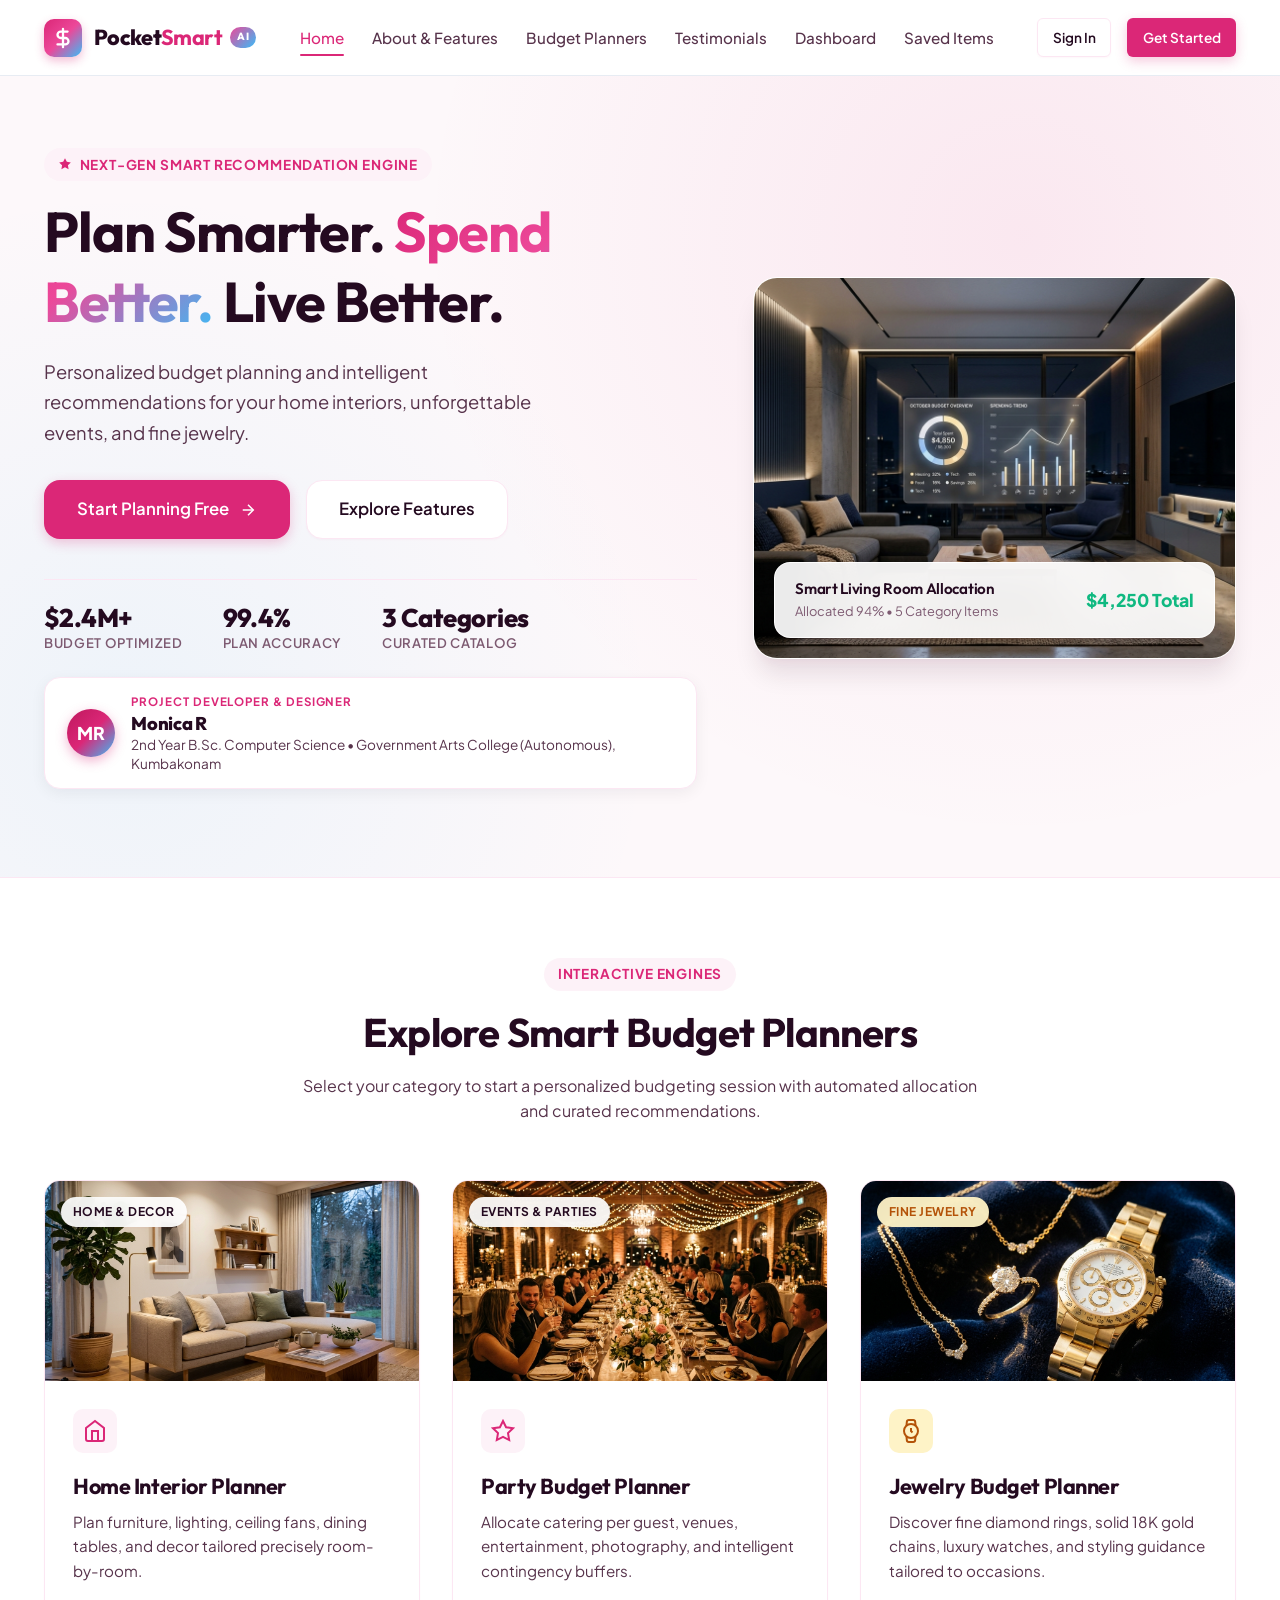
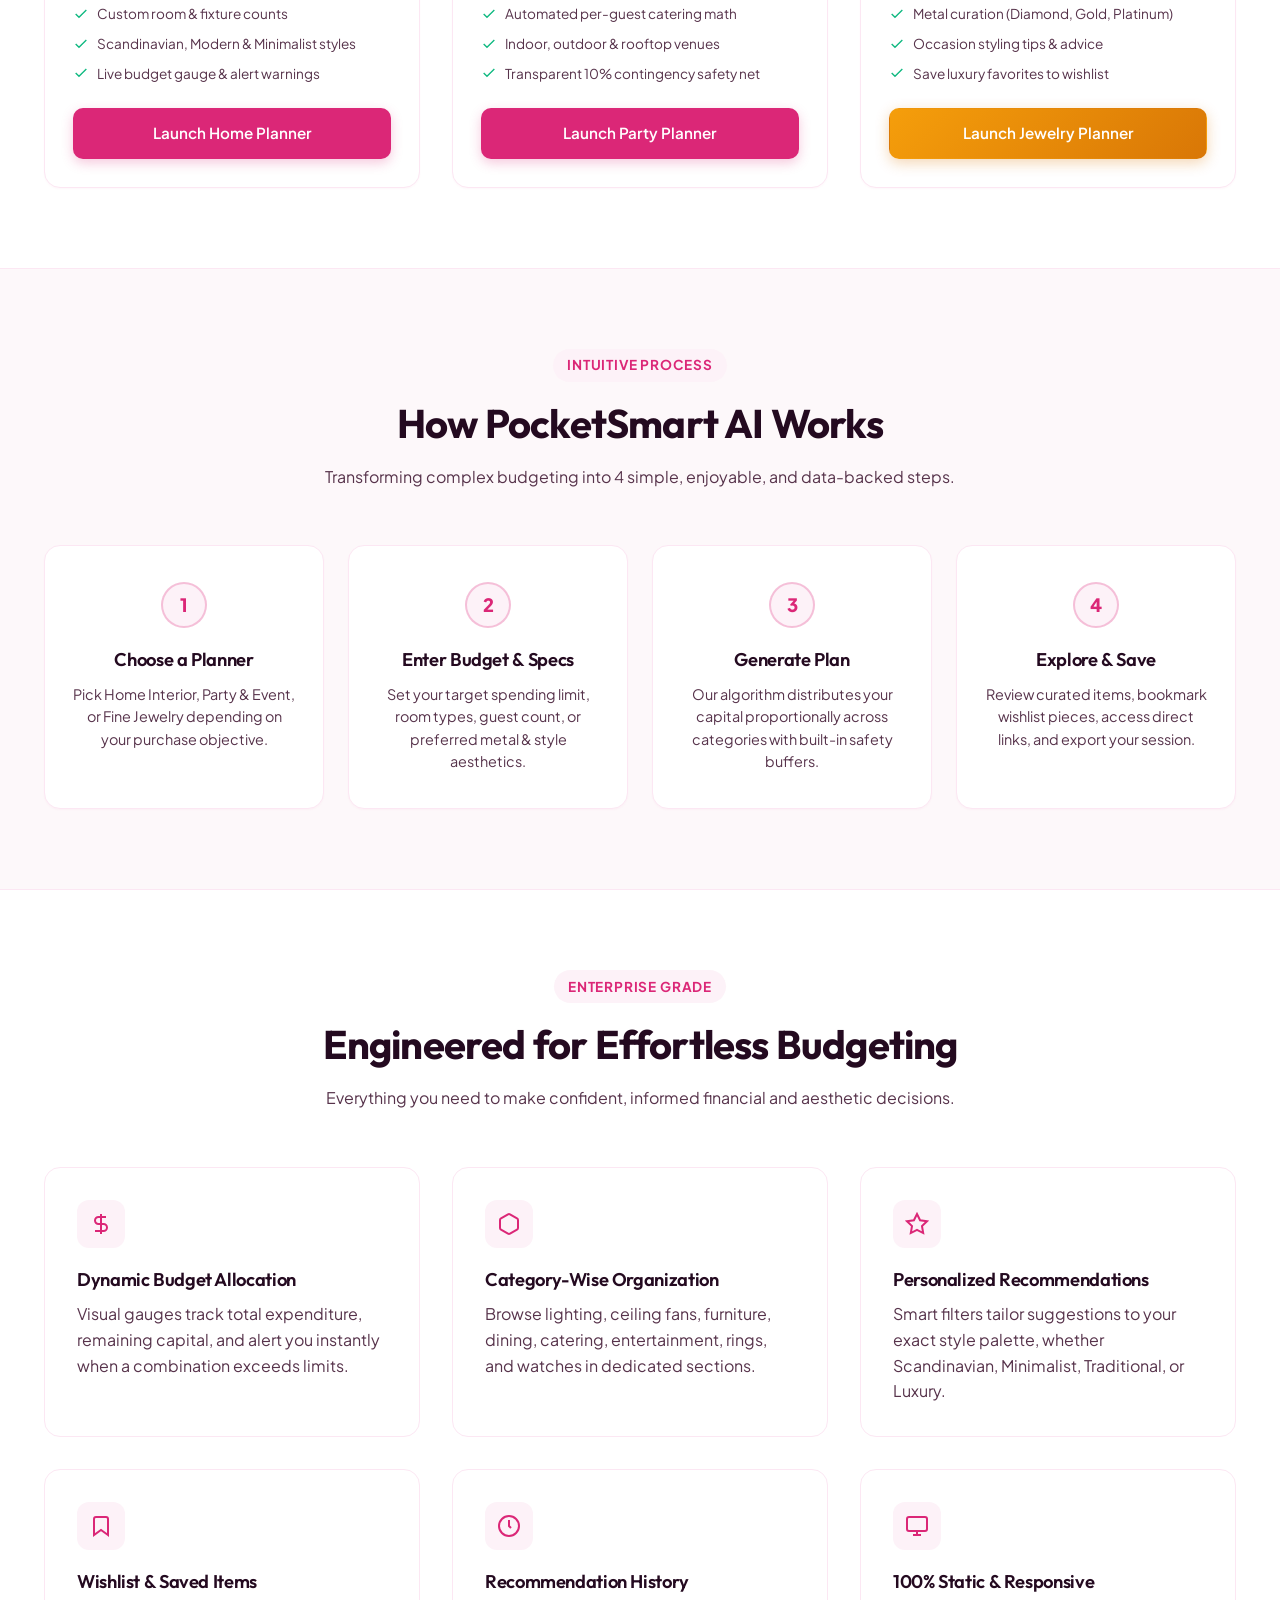
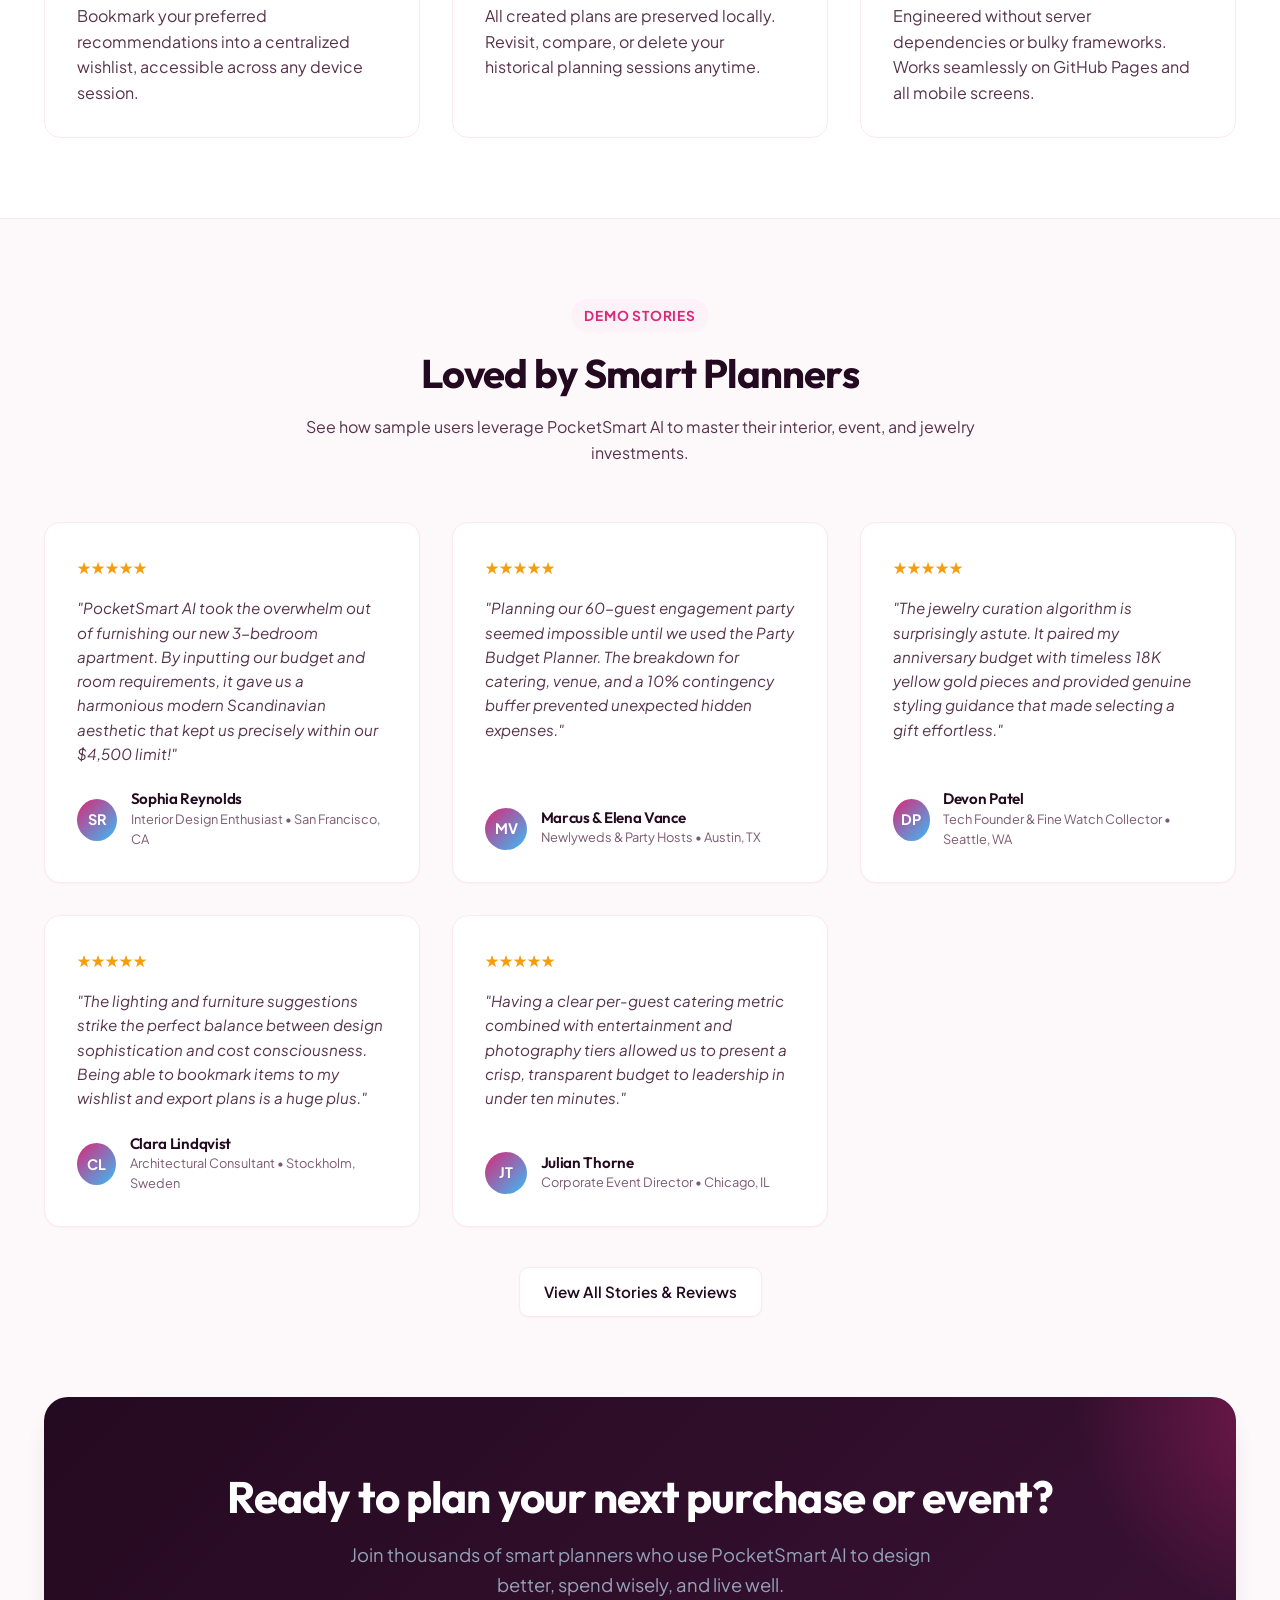
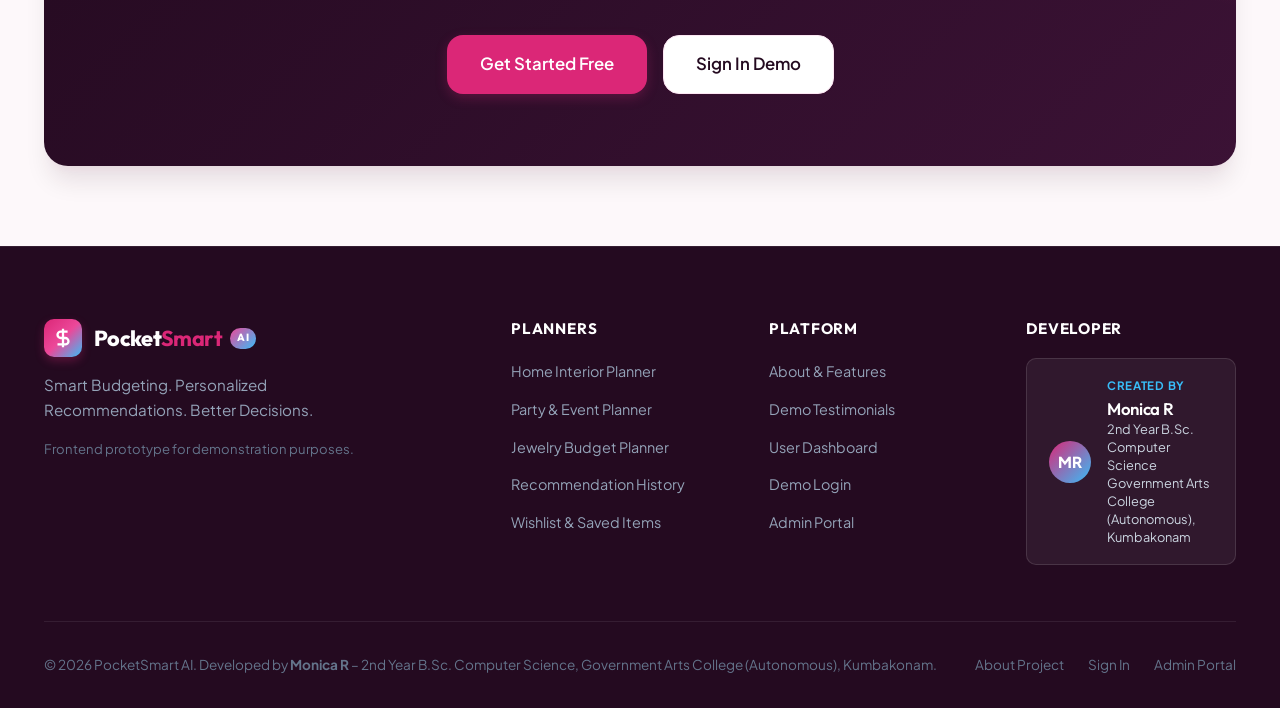
<file: index.html>
<!DOCTYPE html>
<html lang="en">

<head>
  <meta charset="UTF-8">
  <meta name="viewport" content="width=device-width, initial-scale=1.0">
  <title>PocketSmart AI – Smart Budget Planning & Personalized Recommendations</title>
  <meta name="description"
    content="Intelligent AI-inspired budget planning and personalized recommendations for home interiors, parties and events, and fine jewelry.">
  <link rel="stylesheet" href="css/style.css">
  <link rel="stylesheet" href="css/components.css">
  <link rel="stylesheet" href="css/responsive.css">
</head>

<body>

  <!-- Navigation Bar -->
  <header class="navbar" id="topNav">
    <div class="container">
      <a href="index.html" class="brand-logo" aria-label="PocketSmart AI Home">
        <div class="brand-icon">
          <svg width="22" height="22" viewBox="0 0 24 24" fill="none" stroke="currentColor" stroke-width="2.5"
            stroke-linecap="round" stroke-linejoin="round">
            <path d="M12 2v20M17 5H9.5a3.5 3.5 0 0 0 0 7h5a3.5 3.5 0 0 1 0 7H6"></path>
          </svg>
        </div>
        <span>Pocket<span class="highlight">Smart</span></span>
        <span class="brand-badge">AI</span>
      </a>

      <nav>
        <ul class="nav-menu" id="navMenu">
          <li><a href="index.html" class="nav-link active">Home</a></li>
          <li><a href="about.html" class="nav-link">About & Features</a></li>
          <li><a href="#planners" class="nav-link">Budget Planners</a></li>
          <li><a href="testimonials.html" class="nav-link">Testimonials</a></li>
          <li><a href="dashboard.html" class="nav-link">Dashboard</a></li>
          <li><a href="saved.html" class="nav-link">Saved Items</a></li>

          <li class="mobile-actions"></li>
        </ul>
      </nav>

      <div class="nav-actions">
        <!-- Hydrated dynamically by ui.js -->
        <a href="login.html" class="btn btn-secondary btn-sm">Sign In</a>
        <a href="#planners" class="btn btn-primary btn-sm">Get Started</a>
      </div>

      <button class="menu-toggle" id="menuToggle" aria-label="Toggle Navigation Menu">
        <svg width="24" height="24" viewBox="0 0 24 24" fill="none" stroke="currentColor" stroke-width="2">
          <line x1="3" y1="12" x2="21" y2="12"></line>
          <line x1="3" y1="6" x2="21" y2="6"></line>
          <line x1="3" y1="18" x2="21" y2="18"></line>
        </svg>
      </button>
    </div>
  </header>

  <main class="main-content">
    <!-- Hero Section -->
    <section class="hero">
      <div class="container">
        <div class="hero-grid">
          <div class="hero-content">
            <div class="section-tag">
              <svg width="14" height="14" viewBox="0 0 24 24" fill="currentColor">
                <polygon
                  points="12 2 15.09 8.26 22 9.27 17 14.14 18.18 21.02 12 17.77 5.82 21.02 7 14.14 2 9.27 8.91 8.26 12 2">
                </polygon>
              </svg>
              Next-Gen Smart Recommendation Engine
            </div>
            <h1>Plan Smarter. <span class="gradient-text">Spend Better.</span> Live Better.</h1>
            <p class="hero-subtitle">
              Personalized budget planning and intelligent recommendations for your home interiors, unforgettable
              events, and fine jewelry.
            </p>

            <div class="hero-cta">
              <a href="#planners" class="btn btn-primary btn-lg">
                Start Planning Free
                <svg width="18" height="18" viewBox="0 0 24 24" fill="none" stroke="currentColor" stroke-width="2">
                  <line x1="5" y1="12" x2="19" y2="12"></line>
                  <polyline points="12 5 19 12 12 19"></polyline>
                </svg>
              </a>
              <a href="about.html" class="btn btn-secondary btn-lg">Explore Features</a>
            </div>

            <div class="hero-stats">
              <div class="stat-item">
                <h4>$2.4M+</h4>
                <p>Budget Optimized</p>
              </div>
              <div class="stat-item">
                <h4>99.4%</h4>
                <p>Plan Accuracy</p>
              </div>
              <div class="stat-item">
                <h4>3 Categories</h4>
                <p>Curated Catalog</p>
              </div>
            </div>

            <!-- Student Developer Spotlight Card -->
            <div class="creator-spotlight-badge">
              <div class="creator-avatar-circle">MR</div>
              <div class="creator-meta">
                <span class="creator-by">Project Developer & Designer</span>
                <h3 class="creator-name"> Monica R</h3>
                <p class="creator-detail">2nd Year B.Sc. Computer Science • Government Arts College (Autonomous),
                  Kumbakonam</p>
              </div>
            </div>
          </div>

          <div class="hero-visual">
            <div class="hero-visual-card">
              <img src="assets/images/hero_banner.jpg" alt="PocketSmart AI Smart Interior Budget Dashboard"
                class="hero-visual-img" />
              <div class="hero-floating-badge">
                <div class="hero-badge-info">
                  <h5>Smart Living Room Allocation</h5>
                  <p>Allocated 94% • 5 Category Items</p>
                </div>
                <div class="hero-badge-value">$4,250 Total</div>
              </div>
            </div>
          </div>
        </div>
      </div>
    </section>

    <!-- Smart Budget Planners Section -->
    <section class="section section-subtle" id="planners">
      <div class="container">
        <div class="section-header">
          <div class="section-tag">Interactive Engines</div>
          <h2>Explore Smart Budget Planners</h2>
          <p>Select your category to start a personalized budgeting session with automated allocation and curated
            recommendations.</p>
        </div>

        <div class="grid-3">
          <!-- 1. Home Interior Planner Card -->
          <div class="planner-card">
            <div class="planner-card-img-wrap">
              <img src="assets/images/home_thumb.jpg" alt="Home Interior Planner" class="planner-card-img" />
              <span class="planner-badge">Home & Decor</span>
            </div>
            <div class="planner-card-body">
              <div class="planner-card-icon">
                <svg width="24" height="24" viewBox="0 0 24 24" fill="none" stroke="currentColor" stroke-width="2">
                  <path d="M3 9l9-7 9 7v11a2 2 0 0 1-2 2H5a2 2 0 0 1-2-2z"></path>
                  <polyline points="9 22 9 12 15 12 15 22"></polyline>
                </svg>
              </div>
              <h3>Home Interior Planner</h3>
              <p>Plan furniture, lighting, ceiling fans, dining tables, and decor tailored precisely room-by-room.</p>

              <ul class="planner-features">
                <li>
                  <svg width="16" height="16" viewBox="0 0 24 24" fill="none" stroke="currentColor" stroke-width="2">
                    <polyline points="20 6 9 17 4 12"></polyline>
                  </svg>
                  Custom room & fixture counts
                </li>
                <li>
                  <svg width="16" height="16" viewBox="0 0 24 24" fill="none" stroke="currentColor" stroke-width="2">
                    <polyline points="20 6 9 17 4 12"></polyline>
                  </svg>
                  Scandinavian, Modern & Minimalist styles
                </li>
                <li>
                  <svg width="16" height="16" viewBox="0 0 24 24" fill="none" stroke="currentColor" stroke-width="2">
                    <polyline points="20 6 9 17 4 12"></polyline>
                  </svg>
                  Live budget gauge & alert warnings
                </li>
              </ul>

              <a href="home-planner.html" class="btn btn-primary btn-block">Launch Home Planner</a>
            </div>
          </div>

          <!-- 2. Party Budget Planner Card -->
          <div class="planner-card">
            <div class="planner-card-img-wrap">
              <img src="assets/images/party_thumb.jpg" alt="Party Budget Planner" class="planner-card-img" />
              <span class="planner-badge">Events & Parties</span>
            </div>
            <div class="planner-card-body">
              <div class="planner-card-icon">
                <svg width="24" height="24" viewBox="0 0 24 24" fill="none" stroke="currentColor" stroke-width="2">
                  <polygon
                    points="12 2 15.09 8.26 22 9.27 17 14.14 18.18 21.02 12 17.77 5.82 21.02 7 14.14 2 9.27 8.91 8.26 12 2">
                  </polygon>
                </svg>
              </div>
              <h3>Party Budget Planner</h3>
              <p>Allocate catering per guest, venues, entertainment, photography, and intelligent contingency buffers.
              </p>

              <ul class="planner-features">
                <li>
                  <svg width="16" height="16" viewBox="0 0 24 24" fill="none" stroke="currentColor" stroke-width="2">
                    <polyline points="20 6 9 17 4 12"></polyline>
                  </svg>
                  Automated per-guest catering math
                </li>
                <li>
                  <svg width="16" height="16" viewBox="0 0 24 24" fill="none" stroke="currentColor" stroke-width="2">
                    <polyline points="20 6 9 17 4 12"></polyline>
                  </svg>
                  Indoor, outdoor & rooftop venues
                </li>
                <li>
                  <svg width="16" height="16" viewBox="0 0 24 24" fill="none" stroke="currentColor" stroke-width="2">
                    <polyline points="20 6 9 17 4 12"></polyline>
                  </svg>
                  Transparent 10% contingency safety net
                </li>
              </ul>

              <a href="party-planner.html" class="btn btn-primary btn-block">Launch Party Planner</a>
            </div>
          </div>

          <!-- 3. Jewelry Budget Planner Card -->
          <div class="planner-card gold-theme">
            <div class="planner-card-img-wrap">
              <img src="assets/images/jewelry_thumb.jpg" alt="Jewelry Budget Planner" class="planner-card-img" />
              <span class="planner-badge gold">Fine Jewelry</span>
            </div>
            <div class="planner-card-body">
              <div class="planner-card-icon">
                <svg width="24" height="24" viewBox="0 0 24 24" fill="none" stroke="currentColor" stroke-width="2">
                  <circle cx="12" cy="12" r="7"></circle>
                  <polyline points="12 9 12 12 13.5 13.5"></polyline>
                  <path
                    d="M16.51 17.35l-.35 3.83a2 2 0 0 1-2 1.82H9.83a2 2 0 0 1-2-1.82l-.35-3.83m.01-10.7l.35-3.83A2 2 0 0 1 9.83 1h4.35a2 2 0 0 1 2 1.82l.35 3.83">
                  </path>
                </svg>
              </div>
              <h3>Jewelry Budget Planner</h3>
              <p>Discover fine diamond rings, solid 18K gold chains, luxury watches, and styling guidance tailored to
                occasions.</p>

              <ul class="planner-features">
                <li>
                  <svg width="16" height="16" viewBox="0 0 24 24" fill="none" stroke="currentColor" stroke-width="2">
                    <polyline points="20 6 9 17 4 12"></polyline>
                  </svg>
                  Metal curation (Diamond, Gold, Platinum)
                </li>
                <li>
                  <svg width="16" height="16" viewBox="0 0 24 24" fill="none" stroke="currentColor" stroke-width="2">
                    <polyline points="20 6 9 17 4 12"></polyline>
                  </svg>
                  Occasion styling tips & advice
                </li>
                <li>
                  <svg width="16" height="16" viewBox="0 0 24 24" fill="none" stroke="currentColor" stroke-width="2">
                    <polyline points="20 6 9 17 4 12"></polyline>
                  </svg>
                  Save luxury favorites to wishlist
                </li>
              </ul>

              <a href="jewelry-planner.html" class="btn btn-gold btn-block">Launch Jewelry Planner</a>
            </div>
          </div>
        </div>
      </div>
    </section>

    <!-- How It Works Section -->
    <section class="section">
      <div class="container">
        <div class="section-header">
          <div class="section-tag">Intuitive Process</div>
          <h2>How PocketSmart AI Works</h2>
          <p>Transforming complex budgeting into 4 simple, enjoyable, and data-backed steps.</p>
        </div>

        <div class="grid-4">
          <div class="step-card">
            <div class="step-number">1</div>
            <h4>Choose a Planner</h4>
            <p>Pick Home Interior, Party & Event, or Fine Jewelry depending on your purchase objective.</p>
          </div>

          <div class="step-card">
            <div class="step-number">2</div>
            <h4>Enter Budget & Specs</h4>
            <p>Set your target spending limit, room types, guest count, or preferred metal & style aesthetics.</p>
          </div>

          <div class="step-card">
            <div class="step-number">3</div>
            <h4>Generate Plan</h4>
            <p>Our algorithm distributes your capital proportionally across categories with built-in safety buffers.</p>
          </div>

          <div class="step-card">
            <div class="step-number">4</div>
            <h4>Explore & Save</h4>
            <p>Review curated items, bookmark wishlist pieces, access direct links, and export your session.</p>
          </div>
        </div>
      </div>
    </section>

    <!-- Platform Features Grid -->
    <section class="section section-subtle">
      <div class="container">
        <div class="section-header">
          <div class="section-tag">Enterprise Grade</div>
          <h2>Engineered for Effortless Budgeting</h2>
          <p>Everything you need to make confident, informed financial and aesthetic decisions.</p>
        </div>

        <div class="grid-3">
          <div class="feature-box">
            <div class="feature-icon-box">
              <svg width="24" height="24" viewBox="0 0 24 24" fill="none" stroke="currentColor" stroke-width="2">
                <path d="M12 2v20M17 5H9.5a3.5 3.5 0 0 0 0 7h5a3.5 3.5 0 0 1 0 7H6"></path>
              </svg>
            </div>
            <h4>Dynamic Budget Allocation</h4>
            <p>Visual gauges track total expenditure, remaining capital, and alert you instantly when a combination
              exceeds limits.</p>
          </div>

          <div class="feature-box">
            <div class="feature-icon-box">
              <svg width="24" height="24" viewBox="0 0 24 24" fill="none" stroke="currentColor" stroke-width="2">
                <path
                  d="M21 16V8a2 2 0 0 0-1-1.73l-7-4a2 2 0 0 0-2 0l-7 4A2 2 0 0 0 3 8v8a2 2 0 0 0 1 1.73l7 4a2 2 0 0 0 2 0l7-4A2 2 0 0 0 21 16z">
                </path>
              </svg>
            </div>
            <h4>Category-Wise Organization</h4>
            <p>Browse lighting, ceiling fans, furniture, dining, catering, entertainment, rings, and watches in
              dedicated sections.</p>
          </div>

          <div class="feature-box">
            <div class="feature-icon-box">
              <svg width="24" height="24" viewBox="0 0 24 24" fill="none" stroke="currentColor" stroke-width="2">
                <polygon
                  points="12 2 15.09 8.26 22 9.27 17 14.14 18.18 21.02 12 17.77 5.82 21.02 7 14.14 2 9.27 8.91 8.26 12 2">
                </polygon>
              </svg>
            </div>
            <h4>Personalized Recommendations</h4>
            <p>Smart filters tailor suggestions to your exact style palette, whether Scandinavian, Minimalist,
              Traditional, or Luxury.</p>
          </div>

          <div class="feature-box">
            <div class="feature-icon-box">
              <svg width="24" height="24" viewBox="0 0 24 24" fill="none" stroke="currentColor" stroke-width="2">
                <path d="M19 21l-7-5-7 5V5a2 2 0 0 1 2-2h10a2 2 0 0 1 2 2z"></path>
              </svg>
            </div>
            <h4>Wishlist & Saved Items</h4>
            <p>Bookmark your preferred recommendations into a centralized wishlist, accessible across any device
              session.</p>
          </div>

          <div class="feature-box">
            <div class="feature-icon-box">
              <svg width="24" height="24" viewBox="0 0 24 24" fill="none" stroke="currentColor" stroke-width="2">
                <circle cx="12" cy="12" r="10"></circle>
                <polyline points="12 6 12 12 14 14"></polyline>
              </svg>
            </div>
            <h4>Recommendation History</h4>
            <p>All created plans are preserved locally. Revisit, compare, or delete your historical planning sessions
              anytime.</p>
          </div>

          <div class="feature-box">
            <div class="feature-icon-box">
              <svg width="24" height="24" viewBox="0 0 24 24" fill="none" stroke="currentColor" stroke-width="2">
                <rect x="2" y="3" width="20" height="14" rx="2" ry="2"></rect>
                <line x1="8" y1="21" x2="16" y2="21"></line>
                <line x1="12" y1="17" x2="12" y2="21"></line>
              </svg>
            </div>
            <h4>100% Static & Responsive</h4>
            <p>Engineered without server dependencies or bulky frameworks. Works seamlessly on GitHub Pages and all
              mobile screens.</p>
          </div>
        </div>
      </div>
    </section>

    <!-- Testimonials Preview Section -->
    <section class="section">
      <div class="container">
        <div class="section-header">
          <div class="section-tag">Demo Stories</div>
          <h2>Loved by Smart Planners</h2>
          <p>See how sample users leverage PocketSmart AI to master their interior, event, and jewelry investments.</p>
        </div>

        <div class="grid-3" id="testimonialsGrid">
          <!-- Hydrated dynamically from data/testimonials.json -->
        </div>

        <div style="text-align: center; margin-top: 2.5rem;">
          <a href="testimonials.html" class="btn btn-secondary">View All Stories & Reviews</a>
        </div>
      </div>
    </section>

    <!-- Call to Action Section -->
    <section class="section" style="padding-top: 0;">
      <div class="container">
        <div class="cta-banner">
          <h2>Ready to plan your next purchase or event?</h2>
          <p>Join thousands of smart planners who use PocketSmart AI to design better, spend wisely, and live well.</p>
          <div class="cta-buttons">
            <a href="register.html" class="btn btn-primary btn-lg">Get Started Free</a>
            <a href="login.html" class="btn btn-secondary btn-lg">Sign In Demo</a>
          </div>
        </div>
      </div>
    </section>
  </main>

  <!-- Footer -->
  <footer class="footer">
    <div class="container">
      <div class="footer-grid">
        <div class="footer-brand">
          <a href="index.html" class="brand-logo" style="color: #fff;">
            <div class="brand-icon">
              <svg width="22" height="22" viewBox="0 0 24 24" fill="none" stroke="currentColor" stroke-width="2.5">
                <path d="M12 2v20M17 5H9.5a3.5 3.5 0 0 0 0 7h5a3.5 3.5 0 0 1 0 7H6"></path>
              </svg>
            </div>
            <span>Pocket<span class="highlight">Smart</span></span>
            <span class="brand-badge">AI</span>
          </a>
          <p>Smart Budgeting. Personalized Recommendations. Better Decisions.</p>
          <div style="margin-top: 1rem; font-size: 0.82rem; color: #64748b;">
            Frontend prototype for demonstration purposes.
          </div>
        </div>

        <div>
          <h4 class="footer-title">Planners</h4>
          <ul class="footer-links">
            <li><a href="home-planner.html">Home Interior Planner</a></li>
            <li><a href="party-planner.html">Party & Event Planner</a></li>
            <li><a href="jewelry-planner.html">Jewelry Budget Planner</a></li>
            <li><a href="history.html">Recommendation History</a></li>
            <li><a href="saved.html">Wishlist & Saved Items</a></li>
          </ul>
        </div>

        <div>
          <h4 class="footer-title">Platform</h4>
          <ul class="footer-links">
            <li><a href="about.html">About & Features</a></li>
            <li><a href="testimonials.html">Demo Testimonials</a></li>
            <li><a href="dashboard.html">User Dashboard</a></li>
            <li><a href="login.html">Demo Login</a></li>
            <li><a href="admin-login.html">Admin Portal</a></li>
          </ul>
        </div>

        <div>
          <h4 class="footer-title">Developer</h4>
          <div class="footer-creator-box">
            <div class="footer-creator-avatar">MR</div>
            <div>
              <div
                style="font-size: 0.72rem; text-transform: uppercase; color: #38bdf8; font-weight: 700; letter-spacing: 0.06em;">
                Created By</div>
              <h4 style="color: #ffffff; font-size: 1.05rem; margin: 0.15rem 0;">Monica R</h4>
              <p style="font-size: 0.8rem; color: #cbd5e1; margin: 0; line-height: 1.4;">
                2nd Year B.Sc. Computer Science<br>
                Government Arts College (Autonomous), Kumbakonam
              </p>
            </div>
          </div>
        </div>
      </div>

      <div class="footer-bottom">
        <p>&copy; 2026 PocketSmart AI. Developed by <strong>Monica R</strong> – 2nd Year B.Sc. Computer
          Science, Government Arts College (Autonomous), Kumbakonam.</p>
        <div style="display: flex; gap: 1.5rem;">
          <a href="about.html" style="color:#64748b;">About Project</a>
          <a href="login.html" style="color:#64748b;">Sign In</a>
          <a href="admin-login.html" style="color:#64748b;">Admin Portal</a>
        </div>
      </div>
    </div>
  </footer>

  <!-- Scripts -->
  <script src="js/storage.js"></script>
  <script src="js/ui.js"></script>
  <script src="js/auth.js"></script>
  <script src="js/app.js"></script>
</body>

</html>
</file>
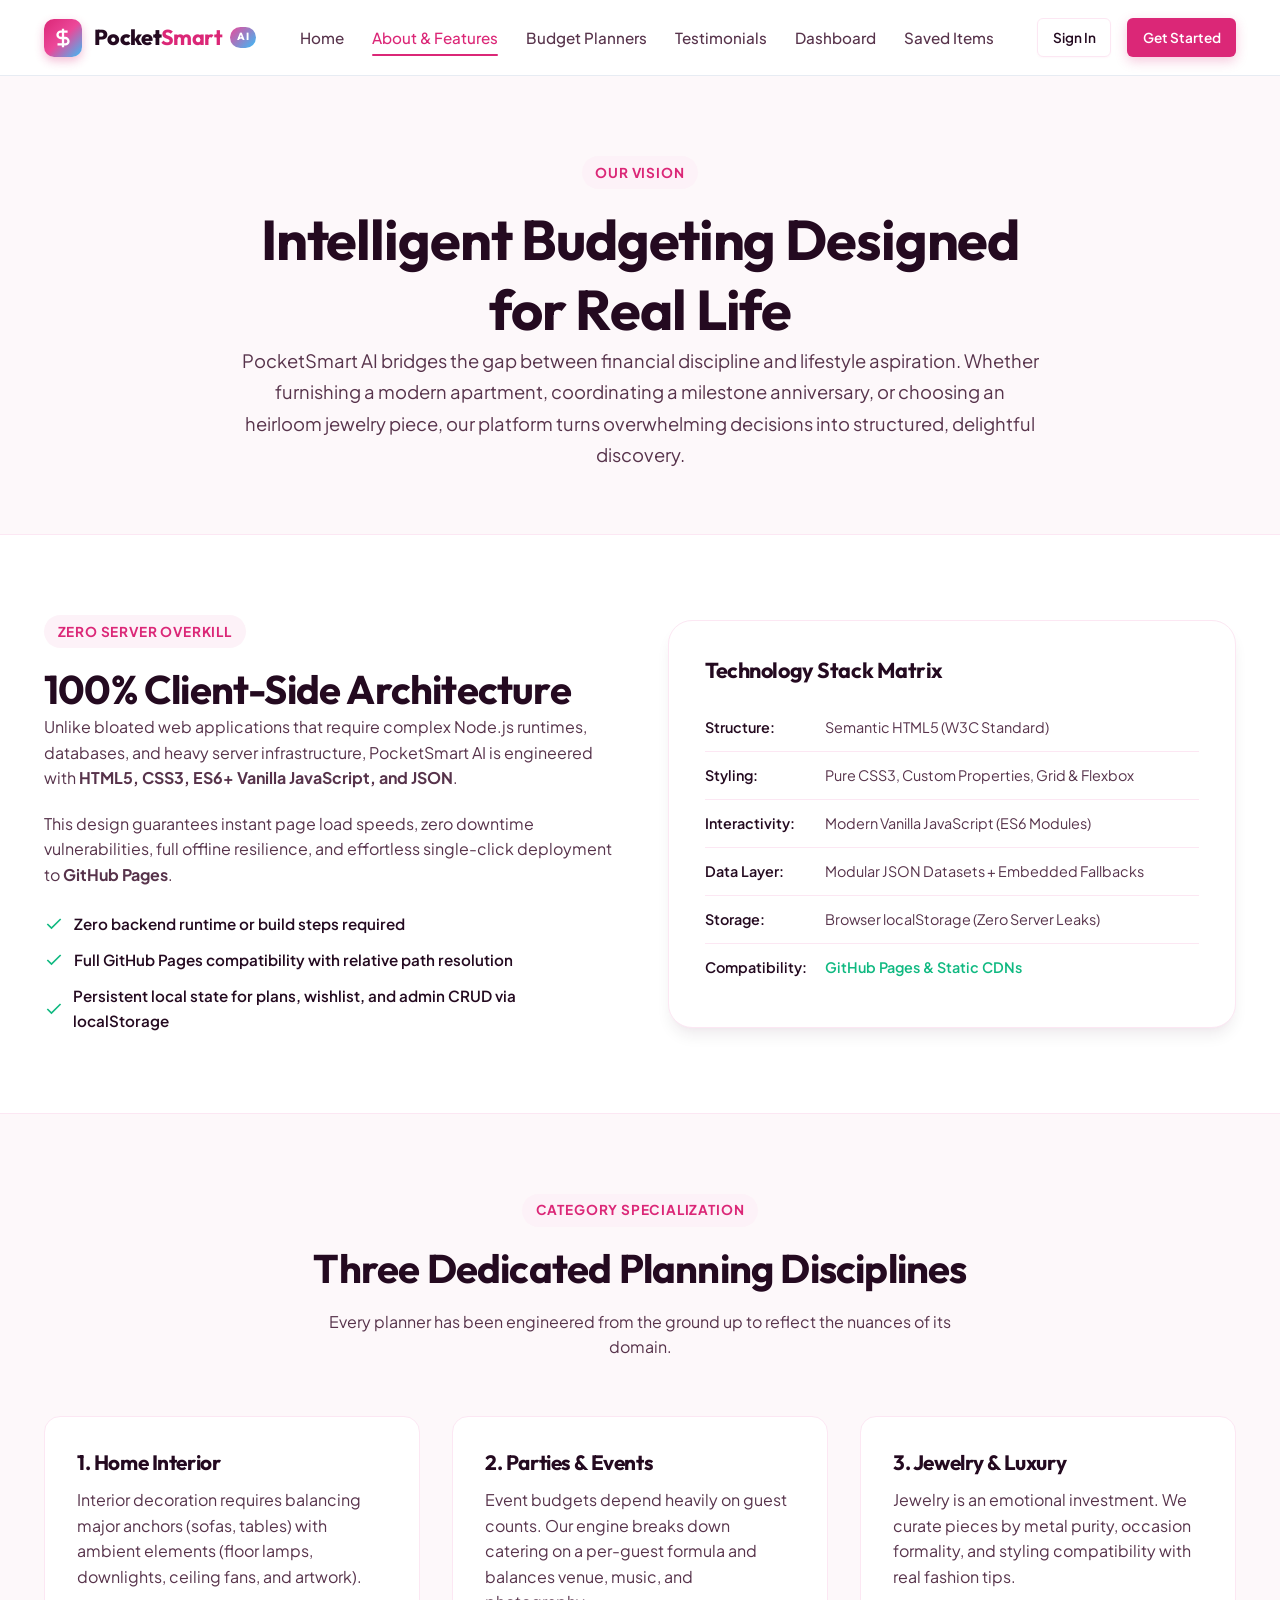
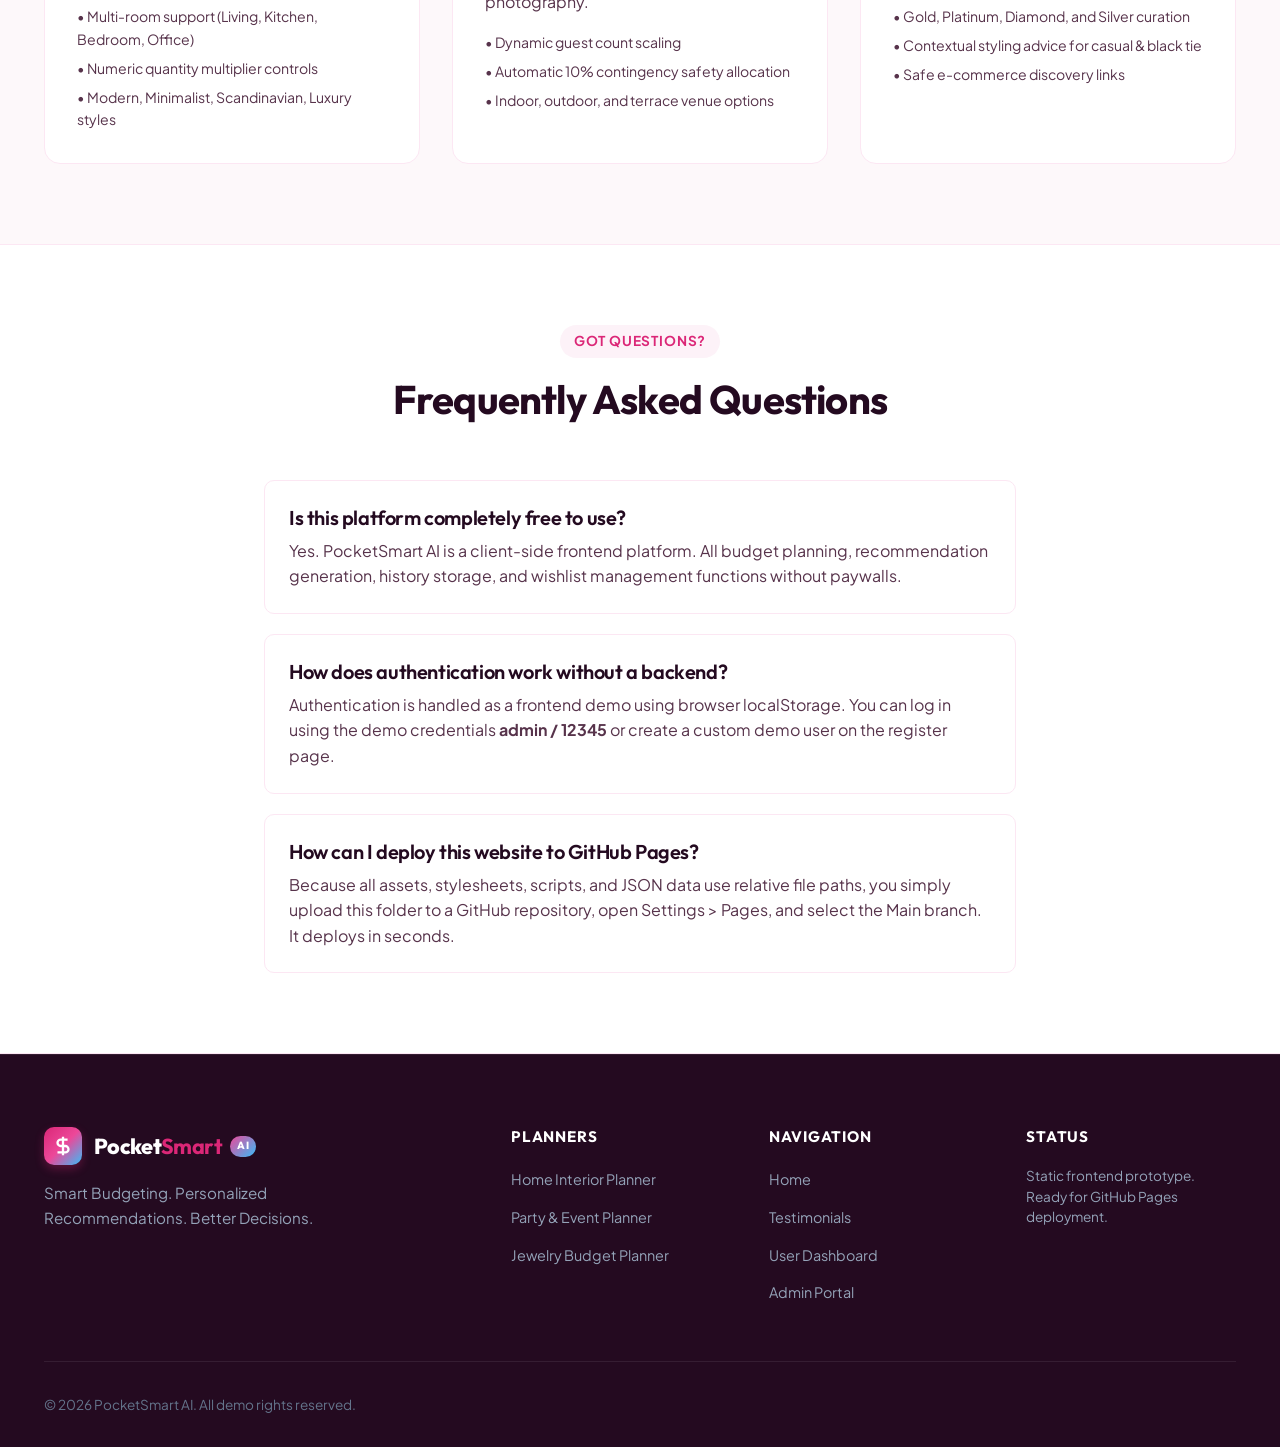
<file: about.html>
<!DOCTYPE html>
<html lang="en">
<head>
  <meta charset="UTF-8">
  <meta name="viewport" content="width=device-width, initial-scale=1.0">
  <title>About & Features – PocketSmart AI</title>
  <meta name="description" content="Discover how PocketSmart AI empowers individuals to budget smartly and make data-backed purchases across home interior, events, and jewelry.">
  <link rel="stylesheet" href="css/style.css">
  <link rel="stylesheet" href="css/components.css">
  <link rel="stylesheet" href="css/responsive.css">
</head>
<body>

  <!-- Demo Banner -->
  <div class="demo-banner">
    <span>💡 <strong>Demo Prototype:</strong> PocketSmart AI static frontend demo. Default credentials: <strong>admin / 12345</strong></span>
  </div>

  <!-- Header -->
  <header class="navbar" id="topNav">
    <div class="container">
      <a href="index.html" class="brand-logo">
        <div class="brand-icon">
          <svg width="22" height="22" viewBox="0 0 24 24" fill="none" stroke="currentColor" stroke-width="2.5"><path d="M12 2v20M17 5H9.5a3.5 3.5 0 0 0 0 7h5a3.5 3.5 0 0 1 0 7H6"></path></svg>
        </div>
        <span>Pocket<span class="highlight">Smart</span></span>
        <span class="brand-badge">AI</span>
      </a>

      <nav>
        <ul class="nav-menu" id="navMenu">
          <li><a href="index.html" class="nav-link">Home</a></li>
          <li><a href="about.html" class="nav-link active">About & Features</a></li>
          <li><a href="index.html#planners" class="nav-link">Budget Planners</a></li>
          <li><a href="testimonials.html" class="nav-link">Testimonials</a></li>
          <li><a href="dashboard.html" class="nav-link">Dashboard</a></li>
          <li><a href="saved.html" class="nav-link">Saved Items</a></li>
          <li class="mobile-actions"></li>
        </ul>
      </nav>

      <div class="nav-actions"></div>
      <button class="menu-toggle" id="menuToggle" aria-label="Toggle Navigation Menu">
        <svg width="24" height="24" viewBox="0 0 24 24" fill="none" stroke="currentColor" stroke-width="2"><line x1="3" y1="12" x2="21" y2="12"></line><line x1="3" y1="6" x2="21" y2="6"></line><line x1="3" y1="18" x2="21" y2="18"></line></svg>
      </button>
    </div>
  </header>

  <main class="main-content">
    <!-- Hero Header -->
    <section class="section" style="padding-bottom: 2rem;">
      <div class="container">
        <div class="section-header" style="max-width: 800px; margin-bottom: 2rem;">
          <div class="section-tag">Our Vision</div>
          <h1>Intelligent Budgeting Designed for Real Life</h1>
          <p style="font-size: 1.15rem; line-height: 1.7;">
            PocketSmart AI bridges the gap between financial discipline and lifestyle aspiration. Whether furnishing a modern apartment, coordinating a milestone anniversary, or choosing an heirloom jewelry piece, our platform turns overwhelming decisions into structured, delightful discovery.
          </p>
        </div>
      </div>
    </section>

    <!-- Architecture & Philosophy -->
    <section class="section section-subtle">
      <div class="container">
        <div class="grid-2" style="align-items: center; gap: 3.5rem;">
          <div>
            <div class="section-tag">Zero Server Overkill</div>
            <h2>100% Client-Side Architecture</h2>
            <p style="margin-bottom: 1.25rem;">
              Unlike bloated web applications that require complex Node.js runtimes, databases, and heavy server infrastructure, PocketSmart AI is engineered with <strong>HTML5, CSS3, ES6+ Vanilla JavaScript, and JSON</strong>.
            </p>
            <p style="margin-bottom: 1.5rem;">
              This design guarantees instant page load speeds, zero downtime vulnerabilities, full offline resilience, and effortless single-click deployment to <strong>GitHub Pages</strong>.
            </p>

            <div style="display: flex; flex-direction: column; gap: 0.75rem;">
              <div style="display: flex; align-items: center; gap: 0.6rem; font-weight: 600; font-size: 0.95rem;">
                <svg width="20" height="20" viewBox="0 0 24 24" fill="none" stroke="#10b981" stroke-width="2"><polyline points="20 6 9 17 4 12"></polyline></svg>
                <span>Zero backend runtime or build steps required</span>
              </div>
              <div style="display: flex; align-items: center; gap: 0.6rem; font-weight: 600; font-size: 0.95rem;">
                <svg width="20" height="20" viewBox="0 0 24 24" fill="none" stroke="#10b981" stroke-width="2"><polyline points="20 6 9 17 4 12"></polyline></svg>
                <span>Full GitHub Pages compatibility with relative path resolution</span>
              </div>
              <div style="display: flex; align-items: center; gap: 0.6rem; font-weight: 600; font-size: 0.95rem;">
                <svg width="20" height="20" viewBox="0 0 24 24" fill="none" stroke="#10b981" stroke-width="2"><polyline points="20 6 9 17 4 12"></polyline></svg>
                <span>Persistent local state for plans, wishlist, and admin CRUD via localStorage</span>
              </div>
            </div>
          </div>

          <div style="background: var(--surface-card); border: 1px solid var(--border-color); border-radius: var(--radius-xl); padding: 2.25rem; box-shadow: var(--shadow-lg);">
            <h3 style="margin-bottom: 1.25rem; font-size: 1.35rem;">Technology Stack Matrix</h3>
            <table style="width: 100%; border-collapse: collapse; font-size: 0.9rem;">
              <tr style="border-bottom: 1px solid var(--border-color);">
                <td style="padding: 0.75rem 0; font-weight: 600;">Structure:</td>
                <td style="padding: 0.75rem 0; color: var(--text-secondary);">Semantic HTML5 (W3C Standard)</td>
              </tr>
              <tr style="border-bottom: 1px solid var(--border-color);">
                <td style="padding: 0.75rem 0; font-weight: 600;">Styling:</td>
                <td style="padding: 0.75rem 0; color: var(--text-secondary);">Pure CSS3, Custom Properties, Grid & Flexbox</td>
              </tr>
              <tr style="border-bottom: 1px solid var(--border-color);">
                <td style="padding: 0.75rem 0; font-weight: 600;">Interactivity:</td>
                <td style="padding: 0.75rem 0; color: var(--text-secondary);">Modern Vanilla JavaScript (ES6 Modules)</td>
              </tr>
              <tr style="border-bottom: 1px solid var(--border-color);">
                <td style="padding: 0.75rem 0; font-weight: 600;">Data Layer:</td>
                <td style="padding: 0.75rem 0; color: var(--text-secondary);">Modular JSON Datasets + Embedded Fallbacks</td>
              </tr>
              <tr style="border-bottom: 1px solid var(--border-color);">
                <td style="padding: 0.75rem 0; font-weight: 600;">Storage:</td>
                <td style="padding: 0.75rem 0; color: var(--text-secondary);">Browser localStorage (Zero Server Leaks)</td>
              </tr>
              <tr>
                <td style="padding: 0.75rem 0; font-weight: 600;">Compatibility:</td>
                <td style="padding: 0.75rem 0; color: var(--success-color); font-weight: 600;">GitHub Pages & Static CDNs</td>
              </tr>
            </table>
          </div>
        </div>
      </div>
    </section>

    <!-- Deep-Dive into the 3 Planners -->
    <section class="section">
      <div class="container">
        <div class="section-header">
          <div class="section-tag">Category Specialization</div>
          <h2>Three Dedicated Planning Disciplines</h2>
          <p>Every planner has been engineered from the ground up to reflect the nuances of its domain.</p>
        </div>

        <div class="grid-3">
          <div class="feature-box">
            <h3 style="margin-bottom: 0.75rem; font-size: 1.3rem;">1. Home Interior</h3>
            <p style="margin-bottom: 1rem;">
              Interior decoration requires balancing major anchors (sofas, tables) with ambient elements (floor lamps, downlights, ceiling fans, and artwork).
            </p>
            <ul style="list-style: none; font-size: 0.88rem; display: flex; flex-direction: column; gap: 0.4rem; color: var(--text-secondary);">
              <li>• Multi-room support (Living, Kitchen, Bedroom, Office)</li>
              <li>• Numeric quantity multiplier controls</li>
              <li>• Modern, Minimalist, Scandinavian, Luxury styles</li>
            </ul>
          </div>

          <div class="feature-box">
            <h3 style="margin-bottom: 0.75rem; font-size: 1.3rem;">2. Parties & Events</h3>
            <p style="margin-bottom: 1rem;">
              Event budgets depend heavily on guest counts. Our engine breaks down catering on a per-guest formula and balances venue, music, and photography.
            </p>
            <ul style="list-style: none; font-size: 0.88rem; display: flex; flex-direction: column; gap: 0.4rem; color: var(--text-secondary);">
              <li>• Dynamic guest count scaling</li>
              <li>• Automatic 10% contingency safety allocation</li>
              <li>• Indoor, outdoor, and terrace venue options</li>
            </ul>
          </div>

          <div class="feature-box">
            <h3 style="margin-bottom: 0.75rem; font-size: 1.3rem;">3. Jewelry & Luxury</h3>
            <p style="margin-bottom: 1rem;">
              Jewelry is an emotional investment. We curate pieces by metal purity, occasion formality, and styling compatibility with real fashion tips.
            </p>
            <ul style="list-style: none; font-size: 0.88rem; display: flex; flex-direction: column; gap: 0.4rem; color: var(--text-secondary);">
              <li>• Gold, Platinum, Diamond, and Silver curation</li>
              <li>• Contextual styling advice for casual & black tie</li>
              <li>• Safe e-commerce discovery links</li>
            </ul>
          </div>
        </div>
      </div>
    </section>

    <!-- FAQ Section -->
    <section class="section section-subtle">
      <div class="container" style="max-width: 800px;">
        <div class="section-header">
          <div class="section-tag">Got Questions?</div>
          <h2>Frequently Asked Questions</h2>
        </div>

        <div style="display: flex; flex-direction: column; gap: 1.25rem;">
          <div style="background: var(--surface-card); border: 1px solid var(--border-color); border-radius: var(--radius-md); padding: 1.5rem;">
            <h4 style="margin-bottom: 0.5rem;">Is this platform completely free to use?</h4>
            <p>Yes. PocketSmart AI is a client-side frontend platform. All budget planning, recommendation generation, history storage, and wishlist management functions without paywalls.</p>
          </div>

          <div style="background: var(--surface-card); border: 1px solid var(--border-color); border-radius: var(--radius-md); padding: 1.5rem;">
            <h4 style="margin-bottom: 0.5rem;">How does authentication work without a backend?</h4>
            <p>Authentication is handled as a frontend demo using browser localStorage. You can log in using the demo credentials <strong>admin / 12345</strong> or create a custom demo user on the register page.</p>
          </div>

          <div style="background: var(--surface-card); border: 1px solid var(--border-color); border-radius: var(--radius-md); padding: 1.5rem;">
            <h4 style="margin-bottom: 0.5rem;">How can I deploy this website to GitHub Pages?</h4>
            <p>Because all assets, stylesheets, scripts, and JSON data use relative file paths, you simply upload this folder to a GitHub repository, open Settings &gt; Pages, and select the Main branch. It deploys in seconds.</p>
          </div>
        </div>
      </div>
    </section>
  </main>

  <!-- Footer -->
  <footer class="footer">
    <div class="container">
      <div class="footer-grid">
        <div class="footer-brand">
          <a href="index.html" class="brand-logo" style="color: #fff;">
            <div class="brand-icon">
              <svg width="22" height="22" viewBox="0 0 24 24" fill="none" stroke="currentColor" stroke-width="2.5"><path d="M12 2v20M17 5H9.5a3.5 3.5 0 0 0 0 7h5a3.5 3.5 0 0 1 0 7H6"></path></svg>
            </div>
            <span>Pocket<span class="highlight">Smart</span></span>
            <span class="brand-badge">AI</span>
          </a>
          <p>Smart Budgeting. Personalized Recommendations. Better Decisions.</p>
        </div>

        <div>
          <h4 class="footer-title">Planners</h4>
          <ul class="footer-links">
            <li><a href="home-planner.html">Home Interior Planner</a></li>
            <li><a href="party-planner.html">Party & Event Planner</a></li>
            <li><a href="jewelry-planner.html">Jewelry Budget Planner</a></li>
          </ul>
        </div>

        <div>
          <h4 class="footer-title">Navigation</h4>
          <ul class="footer-links">
            <li><a href="index.html">Home</a></li>
            <li><a href="testimonials.html">Testimonials</a></li>
            <li><a href="dashboard.html">User Dashboard</a></li>
            <li><a href="admin-login.html">Admin Portal</a></li>
          </ul>
        </div>

        <div>
          <h4 class="footer-title">Status</h4>
          <p style="font-size: 0.85rem; color: #94a3b8; line-height: 1.5;">
            Static frontend prototype. Ready for GitHub Pages deployment.
          </p>
        </div>
      </div>

      <div class="footer-bottom">
        <p>&copy; 2026 PocketSmart AI. All demo rights reserved.</p>
      </div>
    </div>
  </footer>

  <script src="js/storage.js"></script>
  <script src="js/ui.js"></script>
  <script src="js/auth.js"></script>
  <script src="js/app.js"></script>
</body>
</html>
</file>
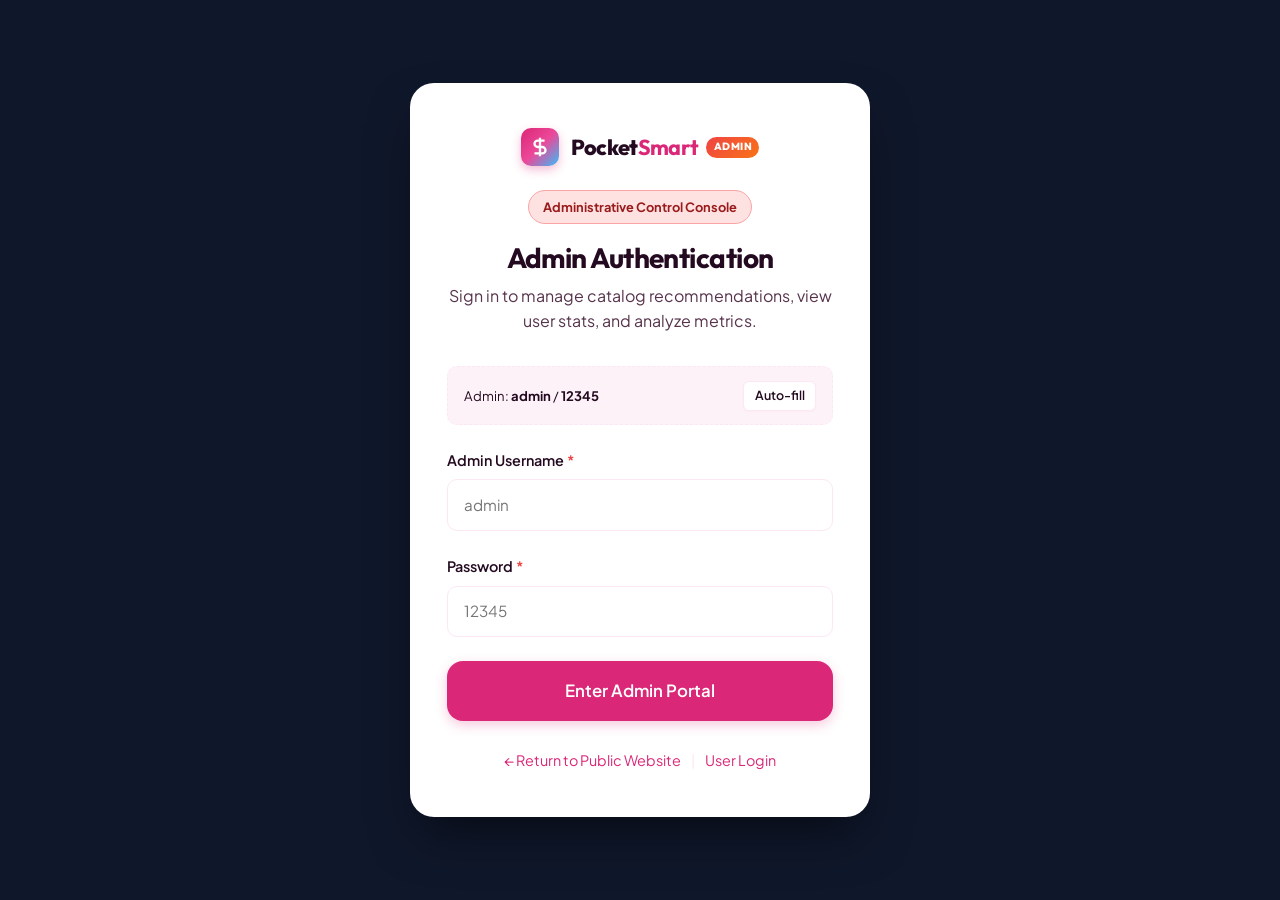
<file: admin-dashboard.html>
<!DOCTYPE html>
<html lang="en">
<head>
  <meta charset="UTF-8">
  <meta name="viewport" content="width=device-width, initial-scale=1.0">
  <title>Admin Dashboard & Catalog Management – PocketSmart AI</title>
  <meta name="description" content="Administrative control center for PocketSmart AI recommendation data, mock analytics, and demo users.">
  <link rel="stylesheet" href="css/style.css">
  <link rel="stylesheet" href="css/components.css">
  <link rel="stylesheet" href="css/responsive.css">
  <link rel="stylesheet" href="css/admin.css">
</head>
<body data-auth="admin">

  <!-- Header -->
  <header class="navbar" id="topNav">
    <div class="container" style="max-width: 100%; padding: 0 1.5rem;">
      <a href="index.html" class="brand-logo">
        <div class="brand-icon" style="background: linear-gradient(135deg, #b91c1c 0%, #ef4444 100%);">
          <svg width="22" height="22" viewBox="0 0 24 24" fill="none" stroke="currentColor" stroke-width="2.5"><path d="M12 2v20M17 5H9.5a3.5 3.5 0 0 0 0 7h5a3.5 3.5 0 0 1 0 7H6"></path></svg>
        </div>
        <span>Pocket<span class="highlight">Smart</span></span>
        <span class="brand-badge" style="background: #ef4444;">ADMIN</span>
      </a>

      <div style="display: flex; align-items: center; gap: 1rem;">
        <a href="index.html" class="btn btn-secondary btn-sm" target="_blank">
          View Live Website &nearr;
        </a>
        <button class="btn btn-outline btn-sm" id="adminLogoutBtn" style="color: #ef4444; border-color: #fca5a5;">
          Sign Out
        </button>
      </div>
    </div>
  </header>

  <div class="admin-layout">
    <!-- Admin Sidebar Navigation -->
    <aside class="admin-sidebar">
      <div class="admin-sidebar-header">
        <h4 style="color: #fff; font-size: 1rem; margin-bottom: 0.2rem;">Portal Navigation</h4>
        <div class="admin-badge">Demo Mode</div>
      </div>

      <ul class="admin-nav">
        <li>
          <a href="#" class="admin-nav-item active" data-tab="overview">
            <svg width="18" height="18" viewBox="0 0 24 24" fill="none" stroke="currentColor" stroke-width="2"><rect x="3" y="3" width="7" height="7"></rect><rect x="14" y="3" width="7" height="7"></rect><rect x="14" y="14" width="7" height="7"></rect><rect x="3" y="14" width="7" height="7"></rect></svg>
            <span>Overview & KPIs</span>
          </a>
        </li>
        <li>
          <a href="#" class="admin-nav-item" data-tab="catalog">
            <svg width="18" height="18" viewBox="0 0 24 24" fill="none" stroke="currentColor" stroke-width="2"><path d="M21 16V8a2 2 0 0 0-1-1.73l-7-4a2 2 0 0 0-2 0l-7 4A2 2 0 0 0 3 8v8a2 2 0 0 0 1 1.73l7 4a2 2 0 0 0 2 0l7-4A2 2 0 0 0 21 16z"></path></svg>
            <span>Recommendation Data</span>
          </a>
        </li>
        <li>
          <a href="#" class="admin-nav-item" data-tab="users">
            <svg width="18" height="18" viewBox="0 0 24 24" fill="none" stroke="currentColor" stroke-width="2"><path d="M17 21v-2a4 4 0 0 0-4-4H5a4 4 0 0 0-4 4v2"></path><circle cx="9" cy="7" r="4"></circle><path d="M23 21v-2a4 4 0 0 0-3-3.87"></path><path d="M16 3.13a4 4 0 0 1 0 7.75"></path></svg>
            <span>User Overview</span>
          </a>
        </li>
        <li>
          <a href="#" class="admin-nav-item" data-tab="analytics">
            <svg width="18" height="18" viewBox="0 0 24 24" fill="none" stroke="currentColor" stroke-width="2"><line x1="18" y1="20" x2="18" y2="10"></line><line x1="12" y1="20" x2="12" y2="4"></line><line x1="6" y1="20" x2="6" y2="14"></line></svg>
            <span>Website Analytics</span>
          </a>
        </li>
        <li>
          <a href="#" class="admin-nav-item" data-tab="settings">
            <svg width="18" height="18" viewBox="0 0 24 24" fill="none" stroke="currentColor" stroke-width="2"><circle cx="12" cy="12" r="3"></circle><path d="M19.4 15a1.65 1.65 0 0 0 .33 1.82l.06.06a2 2 0 0 1 0 2.83 2 2 0 0 1-2.83 0l-.06-.06a1.65 1.65 0 0 0-1.82-.33 1.65 1.65 0 0 0-1 1.51V21a2 2 0 0 1-2 2 2 2 0 0 1-2-2v-.09A1.65 1.65 0 0 0 9 19.4a1.65 1.65 0 0 0-1.82.33l-.06.06a2 2 0 0 1-2.83 0 2 2 0 0 1 0-2.83l.06-.06a1.65 1.65 0 0 0 .33-1.82 1.65 1.65 0 0 0-1.51-1H3a2 2 0 0 1-2-2 2 2 0 0 1 2-2h.09A1.65 1.65 0 0 0 4.6 9a1.65 1.65 0 0 0-.33-1.82l-.06-.06a2 2 0 0 1 0-2.83 2 2 0 0 1 2.83 0l.06.06a1.65 1.65 0 0 0 1.82.33H9a1.65 1.65 0 0 0 1-1.51V3a2 2 0 0 1 2-2 2 2 0 0 1 2 2v.09a1.65 1.65 0 0 0 1 1.51 1.65 1.65 0 0 0 1.82-.33l.06-.06a2 2 0 0 1 2.83 0 2 2 0 0 1 0 2.83l-.06.06a1.65 1.65 0 0 0-.33 1.82V9a1.65 1.65 0 0 0 1.51 1H21a2 2 0 0 1 2 2 2 2 0 0 1-2 2h-.09a1.65 1.65 0 0 0-1.51 1z"></path></svg>
            <span>Admin Settings</span>
          </a>
        </li>
      </ul>

      <div class="admin-sidebar-footer">
        <p style="font-size: 0.75rem; color: #64748b;">
          Client-Side Mock Admin Console. GitHub Pages compatible.
        </p>
      </div>
    </aside>

    <!-- Admin Main Body -->
    <main class="admin-content">
      
      <!-- TAB 1: OVERVIEW -->
      <section class="admin-tab-content active" id="tab-overview">
        <div class="admin-header">
          <div>
            <h1>Dashboard Overview</h1>
            <p>System metrics, user registrations, and recommendation catalog status.</p>
          </div>
          <div>
            <button class="btn btn-primary btn-sm" onclick="Admin.switchTab('catalog'); Admin.openCreateModal();">
              + Add Catalog Item
            </button>
          </div>
        </div>

        <!-- KPI Metrics Grid -->
        <div class="admin-kpi-grid">
          <div class="admin-kpi-card">
            <div class="admin-kpi-info">
              <p class="label">Total Demo Users</p>
              <h3 class="value" id="kpiTotalUsers">1</h3>
            </div>
            <div class="admin-kpi-icon">
              <svg width="24" height="24" viewBox="0 0 24 24" fill="none" stroke="currentColor" stroke-width="2"><path d="M20 21v-2a4 4 0 0 0-4-4H8a4 4 0 0 0-4 4v2"></path><circle cx="12" cy="7" r="4"></circle></svg>
            </div>
          </div>

          <div class="admin-kpi-card">
            <div class="admin-kpi-info">
              <p class="label">Total Plans Created</p>
              <h3 class="value" id="kpiTotalPlans">0</h3>
            </div>
            <div class="admin-kpi-icon emerald">
              <svg width="24" height="24" viewBox="0 0 24 24" fill="none" stroke="currentColor" stroke-width="2"><circle cx="12" cy="12" r="10"></circle><polyline points="12 6 12 12 14 14"></polyline></svg>
            </div>
          </div>

          <div class="admin-kpi-card">
            <div class="admin-kpi-info">
              <p class="label">Active Catalog Items</p>
              <h3 class="value" id="kpiCatalogCount">0</h3>
            </div>
            <div class="admin-kpi-icon gold">
              <svg width="24" height="24" viewBox="0 0 24 24" fill="none" stroke="currentColor" stroke-width="2"><path d="M21 16V8a2 2 0 0 0-1-1.73l-7-4a2 2 0 0 0-2 0l-7 4A2 2 0 0 0 3 8v8a2 2 0 0 0 1 1.73l7 4a2 2 0 0 0 2 0l7-4A2 2 0 0 0 21 16z"></path></svg>
            </div>
          </div>

          <div class="admin-kpi-card">
            <div class="admin-kpi-info">
              <p class="label">Total Wishlist Saves</p>
              <h3 class="value" id="kpiSavedCount">0</h3>
            </div>
            <div class="admin-kpi-icon">
              <svg width="24" height="24" viewBox="0 0 24 24" fill="none" stroke="currentColor" stroke-width="2"><path d="M19 21l-7-5-7 5V5a2 2 0 0 1 2-2h10a2 2 0 0 1 2 2z"></path></svg>
            </div>
          </div>
        </div>

        <!-- Quick Activity Summary -->
        <div class="admin-card">
          <div class="admin-card-header">
            <h3>Recent System Activity</h3>
            <span class="section-tag" style="margin:0;">Live Local Sync</span>
          </div>
          <div class="admin-card-body">
            <p style="font-size: 0.9rem; color: var(--text-secondary); line-height: 1.6;">
              PocketSmart AI operates seamlessly as a static web application. Any additions or edits to recommendations in the <strong>Recommendation Data</strong> tab are instantly synced to browser <code>localStorage</code> and reflected immediately across the public user recommendation views.
            </p>
          </div>
        </div>
      </section>

      <!-- TAB 2: RECOMMENDATION DATA MANAGEMENT (CRUD) -->
      <section class="admin-tab-content" id="tab-catalog">
        <div class="admin-header">
          <div>
            <h1>Recommendation Catalog Management</h1>
            <p>View, add, edit, and delete product and service recommendation records.</p>
          </div>
          <div style="display:flex; gap:0.75rem;">
            <button class="btn btn-secondary btn-sm" onclick="Admin.resetCatalogDemo()">Reset to Defaults</button>
            <button class="btn btn-primary btn-sm" id="adminAddNewBtn">+ Add New Record</button>
          </div>
        </div>

        <div class="admin-card">
          <div class="admin-card-header">
            <div class="toolbar-container" style="margin: 0; width: 100%; justify-content: space-between;">
              <div class="search-box" style="max-width: 320px;">
                <input type="text" id="adminSearch" placeholder="Search by name, ID, category..." />
              </div>

              <div>
                <select class="form-control" id="adminCatalogFilter" style="padding: 0.65rem 1rem;">
                  <option value="all">All Catalogs</option>
                  <option value="Home Interior">Home Interior</option>
                  <option value="Party & Events">Parties & Events</option>
                  <option value="Jewelry & Luxury">Jewelry & Luxury</option>
                </select>
              </div>
            </div>
          </div>

          <div class="table-responsive">
            <table class="admin-table">
              <thead>
                <tr>
                  <th>ID</th>
                  <th>Item Name</th>
                  <th>Catalog & Category</th>
                  <th>Price</th>
                  <th>Rating</th>
                  <th>Actions</th>
                </tr>
              </thead>
              <tbody id="adminProductsTableBody">
                <!-- Hydrated dynamically -->
              </tbody>
            </table>
          </div>
        </div>
      </section>

      <!-- TAB 3: USER OVERVIEW -->
      <section class="admin-tab-content" id="tab-users">
        <div class="admin-header">
          <div>
            <h1>User Accounts Overview</h1>
            <p>Listing of demo user profiles created via client-side registration.</p>
          </div>
        </div>

        <div class="admin-card">
          <div class="table-responsive">
            <table class="admin-table">
              <thead>
                <tr>
                  <th>User ID</th>
                  <th>Full Name</th>
                  <th>Email</th>
                  <th>Assigned Role</th>
                  <th>Date Created</th>
                </tr>
              </thead>
              <tbody id="adminUsersTableBody">
                <!-- Hydrated dynamically -->
              </tbody>
            </table>
          </div>
        </div>
      </section>

      <!-- TAB 4: WEBSITE ANALYTICS -->
      <section class="admin-tab-content" id="tab-analytics">
        <div class="admin-header">
          <div>
            <h1>Website Analytics (Demo Data)</h1>
            <p>Simulated user engagement metrics, planner traffic distribution, and budget volume.</p>
          </div>
        </div>

        <div class="grid-2" style="margin-bottom: 2rem;">
          <div class="admin-card" style="margin: 0;">
            <div class="admin-card-header">
              <h3>Monthly Planner Volume</h3>
            </div>
            <div class="admin-card-body">
              <div class="analytics-chart-mock">
                <div class="chart-bar-group">
                  <div class="chart-bar" style="height: 40%;" data-val="140 plans"></div>
                  <span class="chart-label">May</span>
                </div>
                <div class="chart-bar-group">
                  <div class="chart-bar" style="height: 60%;" data-val="210 plans"></div>
                  <span class="chart-label">Jun</span>
                </div>
                <div class="chart-bar-group">
                  <div class="chart-bar" style="height: 75%;" data-val="295 plans"></div>
                  <span class="chart-label">Jul</span>
                </div>
                <div class="chart-bar-group">
                  <div class="chart-bar" style="height: 90%;" data-val="380 plans"></div>
                  <span class="chart-label">Aug</span>
                </div>
                <div class="chart-bar-group">
                  <div class="chart-bar" style="height: 100%;" data-val="460 plans"></div>
                  <span class="chart-label">Sep</span>
                </div>
              </div>
              <p style="font-size: 0.85rem; color: var(--muted-text-color); text-align: center;">
                Simulated 32% month-over-month growth in budget creation sessions.
              </p>
            </div>
          </div>

          <div class="admin-card" style="margin: 0;">
            <div class="admin-card-header">
              <h3>Category Traffic Breakdown</h3>
            </div>
            <div class="admin-card-body">
              <div style="display: flex; flex-direction: column; gap: 1rem; padding: 1rem 0;">
                <div>
                  <div style="display:flex; justify-content:space-between; font-size:0.88rem; font-weight:600; margin-bottom:0.35rem;">
                    <span>Home Interior Planning</span>
                    <span>48%</span>
                  </div>
                  <div style="height:8px; background:#f1f5f9; border-radius:4px; overflow:hidden;">
                    <div style="width:48%; height:100%; background:var(--secondary-color);"></div>
                  </div>
                </div>

                <div>
                  <div style="display:flex; justify-content:space-between; font-size:0.88rem; font-weight:600; margin-bottom:0.35rem;">
                    <span>Party & Event Planning</span>
                    <span>32%</span>
                  </div>
                  <div style="height:8px; background:#f1f5f9; border-radius:4px; overflow:hidden;">
                    <div style="width:32%; height:100%; background:var(--accent-color);"></div>
                  </div>
                </div>

                <div>
                  <div style="display:flex; justify-content:space-between; font-size:0.88rem; font-weight:600; margin-bottom:0.35rem;">
                    <span>Fine Jewelry Curation</span>
                    <span>20%</span>
                  </div>
                  <div style="height:8px; background:#f1f5f9; border-radius:4px; overflow:hidden;">
                    <div style="width:20%; height:100%; background:var(--accent-gold);"></div>
                  </div>
                </div>
              </div>
            </div>
          </div>
        </div>
      </section>

      <!-- TAB 5: ADMIN SETTINGS -->
      <section class="admin-tab-content" id="tab-settings">
        <div class="admin-header">
          <div>
            <h1>Admin System Settings</h1>
            <p>Maintenance options and catalog baseline configuration.</p>
          </div>
        </div>

        <div class="admin-card">
          <div class="admin-card-header">
            <h3>Reset Catalog to Default Baseline</h3>
          </div>
          <div class="admin-card-body">
            <p style="margin-bottom: 1.25rem; font-size: 0.9rem; color: var(--text-secondary);">
              Resetting will clear all custom items added or modified in <code>localStorage</code>, reverting all tables back to the pristine JSON files located in <code>data/</code>.
            </p>
            <button class="btn btn-secondary btn-sm" onclick="Admin.resetCatalogDemo()">
              Reset Demo Catalog Baseline
            </button>
          </div>
        </div>
      </section>

    </main>
  </div>

  <script src="js/storage.js"></script>
  <script src="js/ui.js"></script>
  <script src="js/auth.js"></script>
  <script src="js/admin.js"></script>
  <script>
    document.addEventListener('DOMContentLoaded', () => {
      Admin.init();

      document.getElementById('adminLogoutBtn').addEventListener('click', () => {
        AuthService.logout();
      });
    });
  </script>
</body>
</html>
</file>
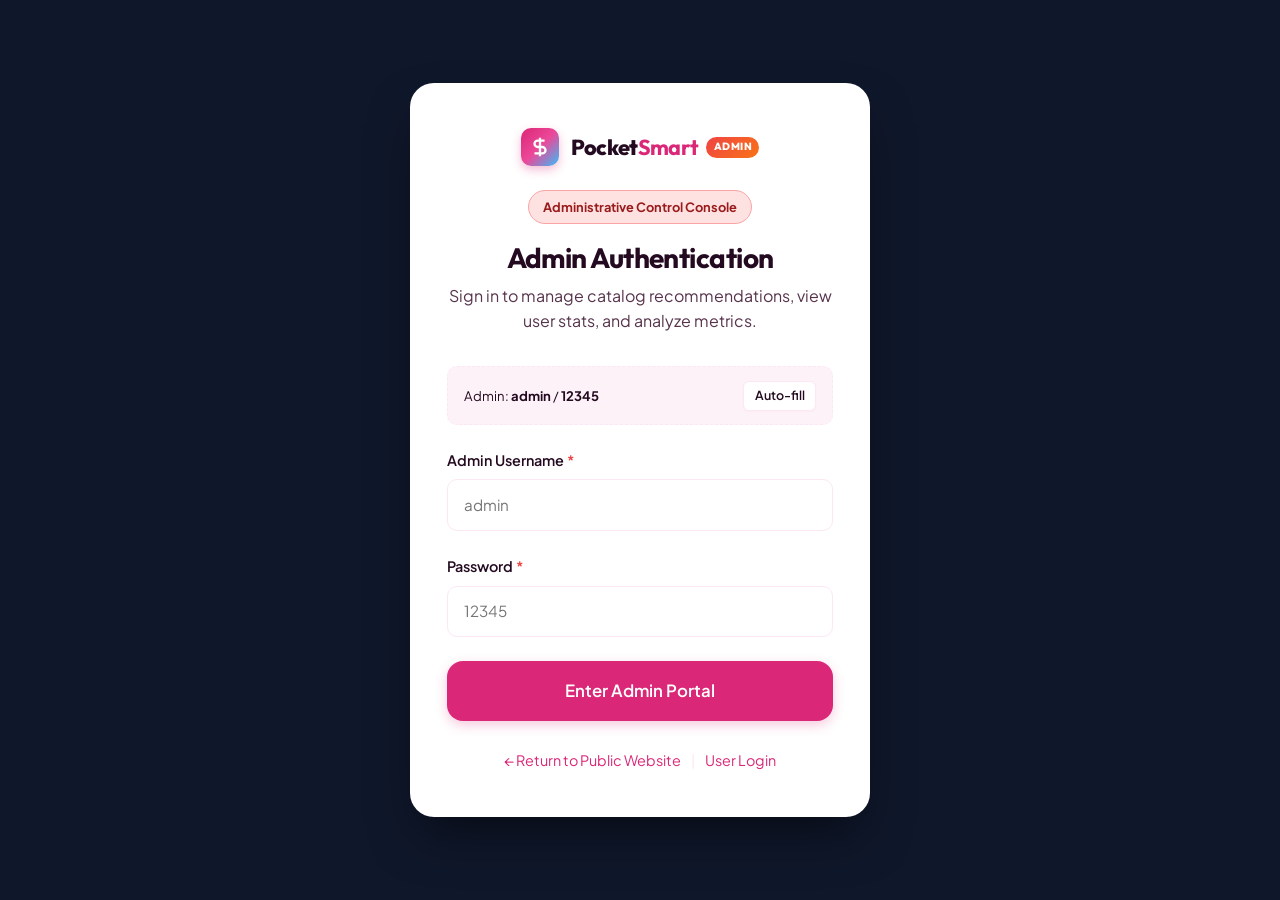
<file: admin-login.html>
<!DOCTYPE html>
<html lang="en">
<head>
  <meta charset="UTF-8">
  <meta name="viewport" content="width=device-width, initial-scale=1.0">
  <title>Admin Portal Sign In – PocketSmart AI</title>
  <meta name="description" content="Sign in to the PocketSmart AI administrative management console.">
  <link rel="stylesheet" href="css/style.css">
  <link rel="stylesheet" href="css/components.css">
  <link rel="stylesheet" href="css/responsive.css">
</head>
<body style="background-color: #0f172a;">

  <div class="auth-wrapper" style="min-height: 100vh;">
    <div class="auth-card" style="box-shadow: 0 25px 50px -12px rgba(0, 0, 0, 0.5); border-color: rgba(255, 255, 255, 0.1);">
      <div class="auth-header">
        <a href="index.html" class="brand-logo" style="justify-content: center; margin-bottom: 1.5rem;">
          <div class="brand-icon">
            <svg width="22" height="22" viewBox="0 0 24 24" fill="none" stroke="currentColor" stroke-width="2.5"><path d="M12 2v20M17 5H9.5a3.5 3.5 0 0 0 0 7h5a3.5 3.5 0 0 1 0 7H6"></path></svg>
          </div>
          <span>Pocket<span class="highlight">Smart</span></span>
          <span class="brand-badge" style="background: linear-gradient(135deg, #ef4444, #f97316);">ADMIN</span>
        </a>

        <div class="auth-demo-badge" style="background: #fee2e2; color: #991b1b; border-color: #fca5a5;">
          Administrative Control Console
        </div>
        <h2>Admin Authentication</h2>
        <p>Sign in to manage catalog recommendations, view user stats, and analyze metrics.</p>
      </div>

      <div style="background: var(--surface-subtle); border: 1px dashed var(--border-color); border-radius: var(--radius-md); padding: 0.85rem 1rem; margin-bottom: 1.5rem; display: flex; align-items: center; justify-content: space-between;">
        <div style="font-size: 0.82rem;">
          Admin: <strong>admin</strong> / <strong>12345</strong>
        </div>
        <button type="button" class="btn btn-secondary btn-sm" id="fillAdminCredsBtn" style="padding: 0.25rem 0.65rem; font-size: 0.78rem;">
          Auto-fill
        </button>
      </div>

      <form id="adminLoginForm">
        <div class="form-group">
          <label class="form-label" for="adminUsername">Admin Username <span class="required">*</span></label>
          <input type="text" class="form-control" id="adminUsername" name="username" placeholder="admin" required autocomplete="username" />
        </div>

        <div class="form-group">
          <label class="form-label" for="adminPassword">Password <span class="required">*</span></label>
          <input type="password" class="form-control" id="adminPassword" name="password" placeholder="12345" required autocomplete="current-password" />
        </div>

        <button type="submit" class="btn btn-primary btn-block btn-lg" id="submitAdminBtn">
          Enter Admin Portal
        </button>
      </form>

      <div class="auth-footer">
        <a href="index.html">&larr; Return to Public Website</a>
        <span style="margin: 0 0.5rem; color: var(--border-color);">|</span>
        <a href="login.html">User Login</a>
      </div>
    </div>
  </div>

  <script src="js/storage.js"></script>
  <script src="js/ui.js"></script>
  <script src="js/auth.js"></script>
  <script>
    document.addEventListener('DOMContentLoaded', () => {
      const form = document.getElementById('adminLoginForm');
      const fillBtn = document.getElementById('fillAdminCredsBtn');
      const submitBtn = document.getElementById('submitAdminBtn');

      fillBtn.addEventListener('click', () => {
        document.getElementById('adminUsername').value = 'admin';
        document.getElementById('adminPassword').value = '12345';
        UI.showToast('Admin credentials populated (admin / 12345)', 'info');
      });

      form.addEventListener('submit', (e) => {
        e.preventDefault();
        const username = form.username.value.trim();
        const password = form.password.value;

        submitBtn.disabled = true;
        submitBtn.innerHTML = 'Verifying admin role...';

        setTimeout(() => {
          try {
            AuthService.login(username, password, 'admin');
            UI.showToast('Admin session verified. Loading portal...', 'success');
            setTimeout(() => {
              window.location.href = 'admin-dashboard.html';
            }, 500);
          } catch (err) {
            submitBtn.disabled = false;
            submitBtn.innerHTML = 'Enter Admin Portal';
            UI.showToast(err.message, 'danger');
          }
        }, 400);
      });
    });
  </script>
</body>
</html>
</file>
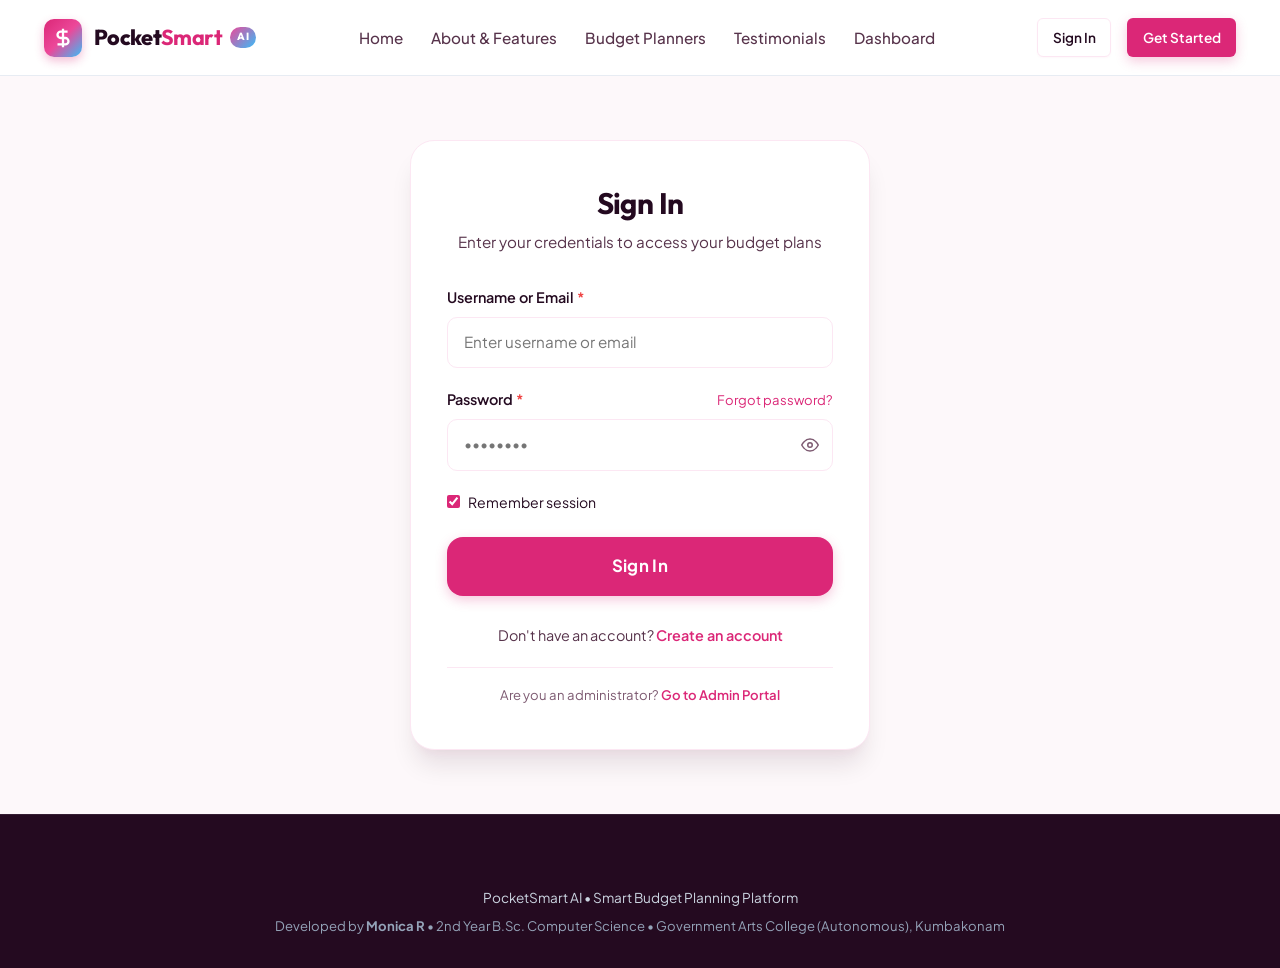
<file: dashboard.html>
<!DOCTYPE html>
<html lang="en">
<head>
  <meta charset="UTF-8">
  <meta name="viewport" content="width=device-width, initial-scale=1.0">
  <title>User Dashboard – PocketSmart AI</title>
  <meta name="description" content="Manage your smart budget plans, view saved recommendations, and review recent activity.">
  <link rel="stylesheet" href="css/style.css">
  <link rel="stylesheet" href="css/components.css">
  <link rel="stylesheet" href="css/responsive.css">
</head>
<body data-auth="required">

  <!-- Demo Notice Banner -->
  <div class="demo-banner">
    <span>💡 <strong>Demo Session:</strong> Logged into demo workspace. Data persists locally in browser storage.</span>
  </div>

  <!-- Header -->
  <header class="navbar" id="topNav">
    <div class="container">
      <a href="index.html" class="brand-logo">
        <div class="brand-icon">
          <svg width="22" height="22" viewBox="0 0 24 24" fill="none" stroke="currentColor" stroke-width="2.5"><path d="M12 2v20M17 5H9.5a3.5 3.5 0 0 0 0 7h5a3.5 3.5 0 0 1 0 7H6"></path></svg>
        </div>
        <span>Pocket<span class="highlight">Smart</span></span>
        <span class="brand-badge">AI</span>
      </a>

      <nav>
        <ul class="nav-menu" id="navMenu">
          <li><a href="dashboard.html" class="nav-link active">Dashboard</a></li>
          <li><a href="home-planner.html" class="nav-link">Home Planner</a></li>
          <li><a href="party-planner.html" class="nav-link">Party Planner</a></li>
          <li><a href="jewelry-planner.html" class="nav-link">Jewelry Planner</a></li>
          <li><a href="history.html" class="nav-link">History</a></li>
          <li><a href="saved.html" class="nav-link">Saved Items</a></li>
          <li><a href="profile.html" class="nav-link">Profile</a></li>
          <li class="mobile-actions"></li>
        </ul>
      </nav>

      <div class="nav-actions"></div>
      <button class="menu-toggle" id="menuToggle" aria-label="Toggle Navigation Menu">
        <svg width="24" height="24" viewBox="0 0 24 24" fill="none" stroke="currentColor" stroke-width="2"><line x1="3" y1="12" x2="21" y2="12"></line><line x1="3" y1="6" x2="21" y2="6"></line><line x1="3" y1="18" x2="21" y2="18"></line></svg>
      </button>
    </div>
  </header>

  <main class="main-content">
    <div class="container" style="padding-top: 3rem; padding-bottom: 5rem;">
      <!-- Welcome Bar -->
      <div style="display: flex; justify-content: space-between; align-items: flex-end; margin-bottom: 2.5rem; flex-wrap: wrap; gap: 1rem;">
        <div>
          <div class="section-tag" style="margin-bottom: 0.5rem;">Account Overview</div>
          <h1 style="font-size: 2.2rem; margin-bottom: 0.35rem;">
            Welcome back, <span id="dashboardUserName" style="color: var(--secondary-color);">Monica R</span>!
          </h1>
          <p>Here is a real-time summary of your budget plans and curated wishlists.</p>
        </div>

        <div style="display: flex; gap: 0.75rem;">
          <a href="history.html" class="btn btn-secondary btn-sm">View Plan History</a>
          <a href="home-planner.html" class="btn btn-primary btn-sm">+ New Budget Plan</a>
        </div>
      </div>

      <!-- Dashboard Statistics KPI Cards -->
      <div class="budget-stats-row" style="margin-bottom: 3.5rem;">
        <div class="budget-stat-box highlight">
          <p class="label">Total Plans Created</p>
          <h3 class="value" id="statTotalPlans">0</h3>
        </div>
        <div class="budget-stat-box">
          <p class="label">Saved Recommendations</p>
          <h3 class="value" id="statTotalSaved">0</h3>
        </div>
        <div class="budget-stat-box success">
          <p class="label">Total Budget Planned</p>
          <h3 class="value" id="statTotalBudget">$0</h3>
        </div>
        <div class="budget-stat-box">
          <p class="label">Active Engine Modules</p>
          <h3 class="value" id="statActivePlanners">3 Active</h3>
        </div>
      </div>

      <!-- Quick Start Smart Planner Cards -->
      <div style="margin-bottom: 3.5rem;">
        <div style="display: flex; justify-content: space-between; align-items: center; margin-bottom: 1.5rem;">
          <div>
            <h2 style="font-size: 1.5rem; margin-bottom: 0.25rem;">Start Planning</h2>
            <p style="font-size: 0.9rem;">Choose an intelligent engine below to generate recommendations.</p>
          </div>
        </div>

        <div class="grid-3">
          <!-- Home Card -->
          <div class="planner-card">
            <div class="planner-card-img-wrap" style="height: 160px;">
              <img src="assets/images/home_thumb.jpg" alt="Home Interior" class="planner-card-img" />
              <span class="planner-badge">Home & Decor</span>
            </div>
            <div class="planner-card-body" style="padding: 1.25rem;">
              <h3 style="font-size: 1.2rem; margin-bottom: 0.4rem;">Home Interior Planner</h3>
              <p style="font-size: 0.88rem; margin-bottom: 1rem;">Room-by-room allocation for lighting, sofas, fans, and dining sets.</p>
              <div style="display: flex; gap: 0.5rem; margin-top: auto;">
                <a href="home-planner.html" class="btn btn-primary btn-sm" style="flex: 1;">Get Started</a>
                <a href="home-recommendations.html" class="btn btn-secondary btn-sm">Explore Catalog</a>
              </div>
            </div>
          </div>

          <!-- Party Card -->
          <div class="planner-card">
            <div class="planner-card-img-wrap" style="height: 160px;">
              <img src="assets/images/party_thumb.jpg" alt="Party Budget" class="planner-card-img" />
              <span class="planner-badge">Parties & Events</span>
            </div>
            <div class="planner-card-body" style="padding: 1.25rem;">
              <h3 style="font-size: 1.2rem; margin-bottom: 0.4rem;">Party Budget Planner</h3>
              <p style="font-size: 0.88rem; margin-bottom: 1rem;">Per-guest catering, venue booking, sound, decor, and contingency.</p>
              <div style="display: flex; gap: 0.5rem; margin-top: auto;">
                <a href="party-planner.html" class="btn btn-primary btn-sm" style="flex: 1;">Get Started</a>
                <a href="party-recommendations.html" class="btn btn-secondary btn-sm">Explore Catalog</a>
              </div>
            </div>
          </div>

          <!-- Jewelry Card -->
          <div class="planner-card gold-theme">
            <div class="planner-card-img-wrap" style="height: 160px;">
              <img src="assets/images/jewelry_thumb.jpg" alt="Fine Jewelry" class="planner-card-img" />
              <span class="planner-badge gold">Fine Jewelry</span>
            </div>
            <div class="planner-card-body" style="padding: 1.25rem;">
              <h3 style="font-size: 1.2rem; margin-bottom: 0.4rem;">Jewelry Budget Planner</h3>
              <p style="font-size: 0.88rem; margin-bottom: 1rem;">Diamond engagement rings, solid 18K gold chains, watches, and styling.</p>
              <div style="display: flex; gap: 0.5rem; margin-top: auto;">
                <a href="jewelry-planner.html" class="btn btn-gold btn-sm" style="flex: 1;">Get Started</a>
                <a href="jewelry-recommendations.html" class="btn btn-secondary btn-sm">Explore Catalog</a>
              </div>
            </div>
          </div>
        </div>
      </div>

      <!-- Recent Activity Section -->
      <div>
        <div style="display: flex; justify-content: space-between; align-items: center; margin-bottom: 1.25rem;">
          <h2 style="font-size: 1.5rem;">Recent Planning Activity</h2>
          <a href="history.html" style="font-size: 0.88rem; font-weight: 600;">View All History &rarr;</a>
        </div>

        <div id="recentActivityList">
          <!-- Hydrated by dashboard.js -->
        </div>
      </div>
    </div>
  </main>

  <!-- Footer -->
  <footer class="footer">
    <div class="container" style="text-align: center;">
      <p style="font-size: 0.85rem; color: #64748b;">&copy; 2026 PocketSmart AI. Demo Session.</p>
    </div>
  </footer>

  <script src="js/storage.js"></script>
  <script src="js/ui.js"></script>
  <script src="js/auth.js"></script>
  <script src="js/dashboard.js"></script>
  <script>
    document.addEventListener('DOMContentLoaded', () => {
      Dashboard.init();
    });
  </script>
</body>
</html>
</file>
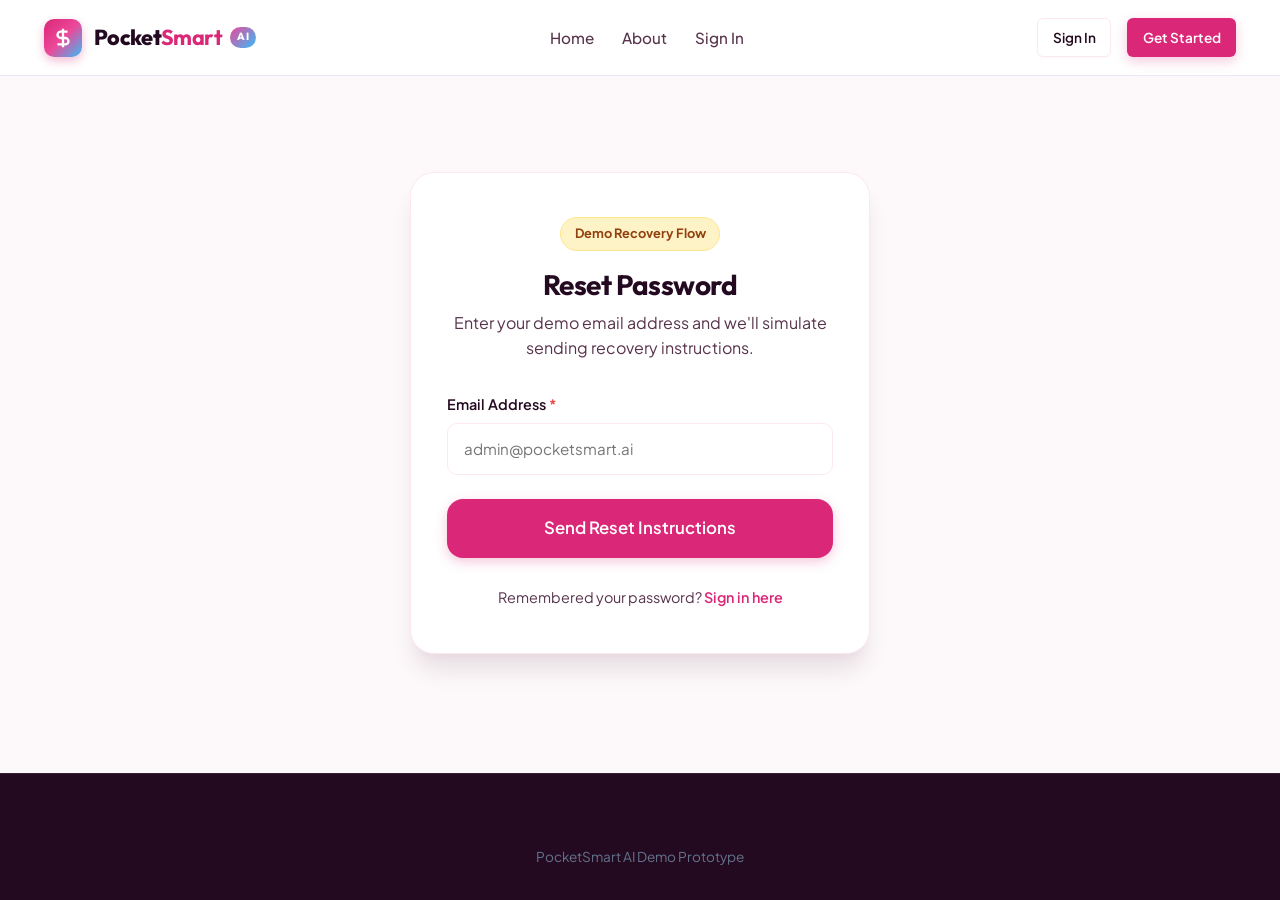
<file: forgot-password.html>
<!DOCTYPE html>
<html lang="en">
<head>
  <meta charset="UTF-8">
  <meta name="viewport" content="width=device-width, initial-scale=1.0">
  <title>Reset Password Demo – PocketSmart AI</title>
  <meta name="description" content="Simulated password reset flow for PocketSmart AI prototype.">
  <link rel="stylesheet" href="css/style.css">
  <link rel="stylesheet" href="css/components.css">
  <link rel="stylesheet" href="css/responsive.css">
</head>
<body>

  <!-- Demo Notice Banner -->
  <div class="demo-banner">
    <span>💡 <strong>Demo Prototype:</strong> PocketSmart AI static frontend demo. Default credentials: <strong>admin / 12345</strong></span>
  </div>

  <!-- Header -->
  <header class="navbar" id="topNav">
    <div class="container">
      <a href="index.html" class="brand-logo">
        <div class="brand-icon">
          <svg width="22" height="22" viewBox="0 0 24 24" fill="none" stroke="currentColor" stroke-width="2.5"><path d="M12 2v20M17 5H9.5a3.5 3.5 0 0 0 0 7h5a3.5 3.5 0 0 1 0 7H6"></path></svg>
        </div>
        <span>Pocket<span class="highlight">Smart</span></span>
        <span class="brand-badge">AI</span>
      </a>

      <nav>
        <ul class="nav-menu" id="navMenu">
          <li><a href="index.html" class="nav-link">Home</a></li>
          <li><a href="about.html" class="nav-link">About</a></li>
          <li><a href="login.html" class="nav-link">Sign In</a></li>
          <li class="mobile-actions"></li>
        </ul>
      </nav>

      <div class="nav-actions"></div>
      <button class="menu-toggle" id="menuToggle" aria-label="Toggle Navigation Menu">
        <svg width="24" height="24" viewBox="0 0 24 24" fill="none" stroke="currentColor" stroke-width="2"><line x1="3" y1="12" x2="21" y2="12"></line><line x1="3" y1="6" x2="21" y2="6"></line><line x1="3" y1="18" x2="21" y2="18"></line></svg>
      </button>
    </div>
  </header>

  <main class="main-content">
    <div class="auth-wrapper">
      <div class="auth-card">
        <div class="auth-header">
          <div class="auth-demo-badge">Demo Recovery Flow</div>
          <h2>Reset Password</h2>
          <p>Enter your demo email address and we'll simulate sending recovery instructions.</p>
        </div>

        <form id="forgotForm">
          <div class="form-group">
            <label class="form-label" for="resetEmail">Email Address <span class="required">*</span></label>
            <input type="email" class="form-control" id="resetEmail" name="email" placeholder="admin@pocketsmart.ai" required />
          </div>

          <button type="submit" class="btn btn-primary btn-block btn-lg" id="submitResetBtn">
            Send Reset Instructions
          </button>
        </form>

        <div id="resetFeedback" style="display: none; margin-top: 1.5rem; padding: 1.25rem; border-radius: var(--radius-md); background: var(--secondary-soft); border: 1px solid rgba(37,99,235,0.2); font-size: 0.88rem; color: #1e3a8a;">
          <h4 style="color: #1e3a8a; margin-bottom: 0.35rem; font-size: 1rem;">Demo Reset Link Simulated</h4>
          <p style="margin: 0; line-height: 1.5;">
            In this static prototype, the default credentials are <strong>admin / 12345</strong>. Any custom registered users can log in using the password set during registration.
          </p>
          <div style="margin-top: 1rem;">
            <a href="login.html" class="btn btn-secondary btn-sm">Return to Sign In</a>
          </div>
        </div>

        <div class="auth-footer">
          Remembered your password? <a href="login.html" style="font-weight: 600;">Sign in here</a>
        </div>
      </div>
    </div>
  </main>

  <footer class="footer">
    <div class="container" style="text-align: center;">
      <p style="font-size: 0.85rem; color: #64748b;">PocketSmart AI Demo Prototype</p>
    </div>
  </footer>

  <script src="js/storage.js"></script>
  <script src="js/ui.js"></script>
  <script src="js/auth.js"></script>
  <script>
    document.addEventListener('DOMContentLoaded', () => {
      const form = document.getElementById('forgotForm');
      const feedback = document.getElementById('resetFeedback');
      const submitBtn = document.getElementById('submitResetBtn');

      form.addEventListener('submit', (e) => {
        e.preventDefault();
        submitBtn.disabled = true;
        submitBtn.innerHTML = 'Sending...';

        setTimeout(() => {
          submitBtn.style.display = 'none';
          feedback.style.display = 'block';
          UI.showToast('Demo reset link generated!', 'info');
        }, 500);
      });
    });
  </script>
</body>
</html>
</file>
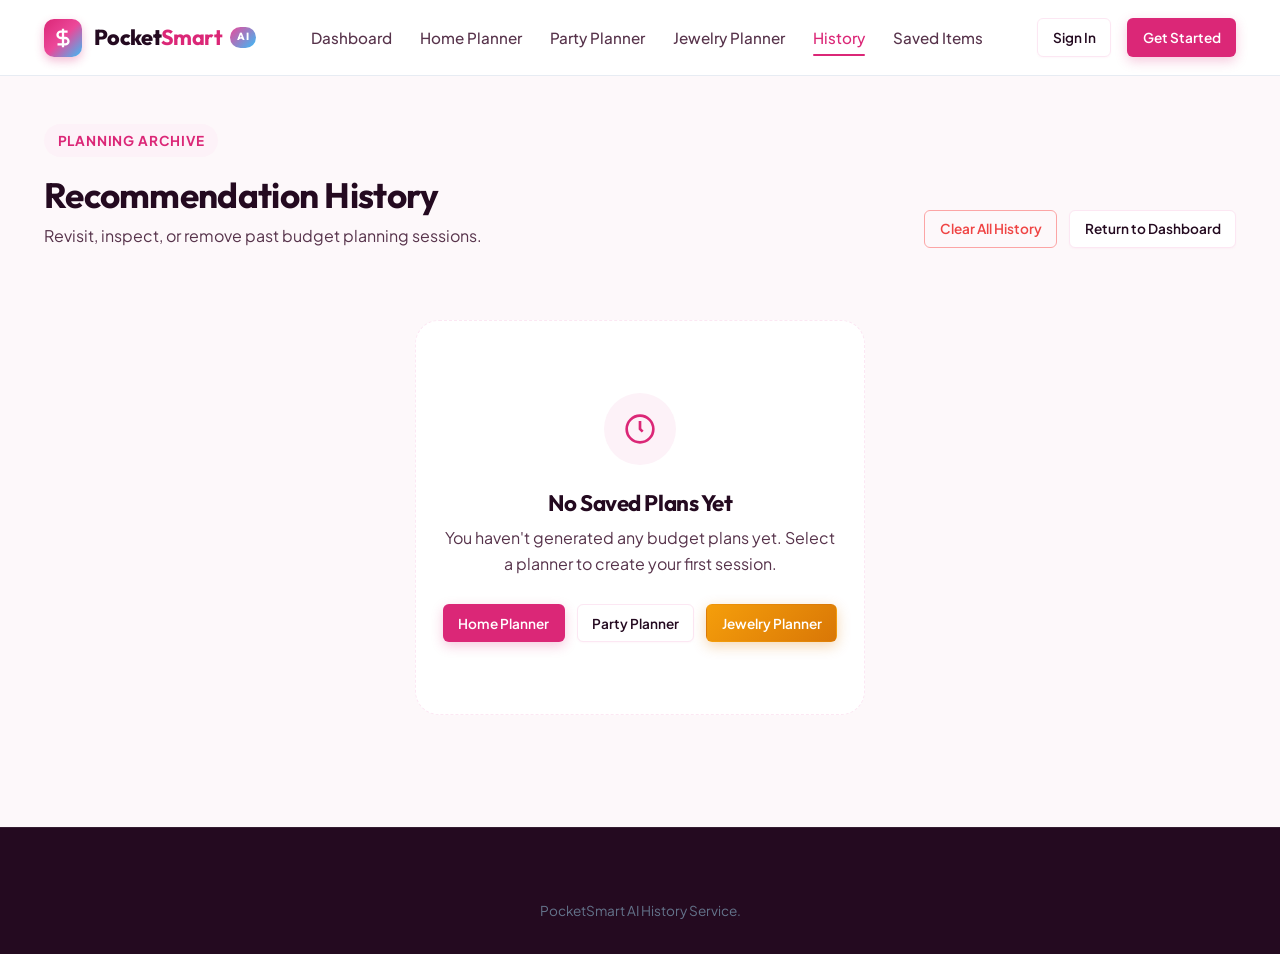
<file: history.html>
<!DOCTYPE html>
<html lang="en">
<head>
  <meta charset="UTF-8">
  <meta name="viewport" content="width=device-width, initial-scale=1.0">
  <title>Recommendation History – PocketSmart AI</title>
  <meta name="description" content="View and manage your saved budget planning sessions across home, party, and jewelry.">
  <link rel="stylesheet" href="css/style.css">
  <link rel="stylesheet" href="css/components.css">
  <link rel="stylesheet" href="css/responsive.css">
</head>
<body>

  <!-- Demo Banner -->
  <div class="demo-banner">
    <span>💡 <strong>Session History:</strong> All past generated plans are stored in browser localStorage.</span>
  </div>

  <!-- Header -->
  <header class="navbar" id="topNav">
    <div class="container">
      <a href="index.html" class="brand-logo">
        <div class="brand-icon">
          <svg width="22" height="22" viewBox="0 0 24 24" fill="none" stroke="currentColor" stroke-width="2.5"><path d="M12 2v20M17 5H9.5a3.5 3.5 0 0 0 0 7h5a3.5 3.5 0 0 1 0 7H6"></path></svg>
        </div>
        <span>Pocket<span class="highlight">Smart</span></span>
        <span class="brand-badge">AI</span>
      </a>

      <nav>
        <ul class="nav-menu" id="navMenu">
          <li><a href="dashboard.html" class="nav-link">Dashboard</a></li>
          <li><a href="home-planner.html" class="nav-link">Home Planner</a></li>
          <li><a href="party-planner.html" class="nav-link">Party Planner</a></li>
          <li><a href="jewelry-planner.html" class="nav-link">Jewelry Planner</a></li>
          <li><a href="history.html" class="nav-link active">History</a></li>
          <li><a href="saved.html" class="nav-link">Saved Items</a></li>
          <li class="mobile-actions"></li>
        </ul>
      </nav>

      <div class="nav-actions"></div>
      <button class="menu-toggle" id="menuToggle" aria-label="Toggle Navigation Menu">
        <svg width="24" height="24" viewBox="0 0 24 24" fill="none" stroke="currentColor" stroke-width="2"><line x1="3" y1="12" x2="21" y2="12"></line><line x1="3" y1="6" x2="21" y2="6"></line><line x1="3" y1="18" x2="21" y2="18"></line></svg>
      </button>
    </div>
  </header>

  <main class="main-content">
    <div class="container" style="padding-top: 3rem; padding-bottom: 5rem;">
      
      <div style="display: flex; justify-content: space-between; align-items: flex-end; margin-bottom: 2.5rem; flex-wrap: wrap; gap: 1rem;">
        <div>
          <div class="section-tag">Planning Archive</div>
          <h1 style="font-size: 2.2rem; margin-bottom: 0.35rem;">Recommendation History</h1>
          <p>Revisit, inspect, or remove past budget planning sessions.</p>
        </div>

        <div style="display: flex; gap: 0.75rem;">
          <button class="btn btn-outline btn-sm" id="clearHistoryBtn" style="color: var(--danger-color); border-color: #fca5a5;">
            Clear All History
          </button>
          <a href="dashboard.html" class="btn btn-secondary btn-sm">Return to Dashboard</a>
        </div>
      </div>

      <!-- History List -->
      <div id="historyListContainer" style="display: flex; flex-direction: column; gap: 1rem;">
        <!-- Rendered dynamically -->
      </div>

    </div>
  </main>

  <footer class="footer">
    <div class="container" style="text-align: center;">
      <p style="font-size: 0.85rem; color: #64748b;">PocketSmart AI History Service.</p>
    </div>
  </footer>

  <script src="js/storage.js"></script>
  <script src="js/ui.js"></script>
  <script src="js/auth.js"></script>
  <script>
    document.addEventListener('DOMContentLoaded', () => {
      renderHistory();

      const clearBtn = document.getElementById('clearHistoryBtn');
      if (clearBtn) {
        clearBtn.addEventListener('click', () => {
          const list = StorageService.getHistory();
          if (list.length === 0) {
            UI.showToast('History is already empty.', 'info');
            return;
          }

          UI.openModal({
            title: 'Clear All History',
            bodyHtml: '<p>Are you sure you want to delete all saved planning sessions? This cannot be undone.</p>',
            confirmText: 'Clear All',
            onConfirm: () => {
              StorageService.clearAllHistory();
              UI.showToast('All planning history cleared.', 'success');
              renderHistory();
            }
          });
        });
      }
    });

    function renderHistory() {
      const container = document.getElementById('historyListContainer');
      if (!container) return;

      const history = StorageService.getHistory();

      if (history.length === 0) {
        container.innerHTML = `
          <div class="empty-state">
            <div class="empty-state-icon">
              <svg width="32" height="32" viewBox="0 0 24 24" fill="none" stroke="currentColor" stroke-width="2"><circle cx="12" cy="12" r="10"></circle><polyline points="12 6 12 12 14 14"></polyline></svg>
            </div>
            <h3>No Saved Plans Yet</h3>
            <p>You haven't generated any budget plans yet. Select a planner to create your first session.</p>
            <div style="display: flex; gap: 0.75rem; justify-content: center; flex-wrap: wrap;">
              <a href="home-planner.html" class="btn btn-primary btn-sm">Home Planner</a>
              <a href="party-planner.html" class="btn btn-secondary btn-sm">Party Planner</a>
              <a href="jewelry-planner.html" class="btn btn-gold btn-sm">Jewelry Planner</a>
            </div>
          </div>
        `;
        return;
      }

      container.innerHTML = history.map(plan => {
        let recUrl = 'home-recommendations.html';
        let badgeClass = '';
        if (plan.type?.includes('Party')) {
          recUrl = 'party-recommendations.html';
        } else if (plan.type?.includes('Jewelry')) {
          recUrl = 'jewelry-recommendations.html';
          badgeClass = 'gold';
        }

        const dateStr = new Date(plan.createdAt || Date.now()).toLocaleDateString(undefined, {
          year: 'numeric',
          month: 'short',
          day: 'numeric',
          hour: '2-digit',
          minute: '2-digit'
        });

        return `
          <div style="background: var(--surface-card); border: 1px solid var(--border-color); border-radius: var(--radius-lg); padding: 1.5rem 1.75rem; display: flex; align-items: center; justify-content: space-between; flex-wrap: wrap; gap: 1.25rem; box-shadow: var(--shadow-sm); transition: transform var(--transition-fast);">
            <div style="flex: 1; min-width: 260px;">
              <div style="display: flex; align-items: center; gap: 0.6rem; margin-bottom: 0.4rem;">
                <span class="section-tag ${badgeClass}" style="margin: 0; padding: 0.2rem 0.6rem; font-size: 0.72rem;">${plan.type || 'Custom Plan'}</span>
                <span style="font-size: 0.8rem; color: var(--muted-text-color);">${dateStr}</span>
              </div>
              <h3 style="font-size: 1.25rem; margin-bottom: 0.35rem;">${plan.title || 'Personalized Session'}</h3>
              <p style="font-size: 0.9rem; color: var(--text-secondary); margin: 0;">
                Target Budget: <strong style="color: var(--primary-color);">${UI.formatCurrency(plan.budget, plan.currency)}</strong>
                ${plan.rooms ? ` • Rooms: ${plan.rooms.join(', ')}` : ''}
                ${plan.guests ? ` • ${plan.guests} Guests` : ''}
                ${plan.metal ? ` • ${plan.metal}` : ''}
              </p>
            </div>

            <div style="display: flex; align-items: center; gap: 0.75rem;">
              <a href="${recUrl}?planId=${plan.id}" class="btn btn-primary btn-sm">
                View Recommendations &rarr;
              </a>
              <button class="btn btn-outline btn-sm" style="color: var(--danger-color); border-color: #fca5a5;" onclick="deleteSinglePlan('${plan.id}')" title="Delete Plan">
                Delete
              </button>
            </div>
          </div>
        `;
      }).join('');
    }

    function deleteSinglePlan(id) {
      UI.openModal({
        title: 'Delete Session',
        bodyHtml: '<p>Are you sure you want to remove this plan from your history?</p>',
        confirmText: 'Delete',
        onConfirm: () => {
          StorageService.deleteHistoryItem(id);
          UI.showToast('Plan deleted from history.', 'info');
          renderHistory();
        }
      });
    }
  </script>
</body>
</html>
</file>
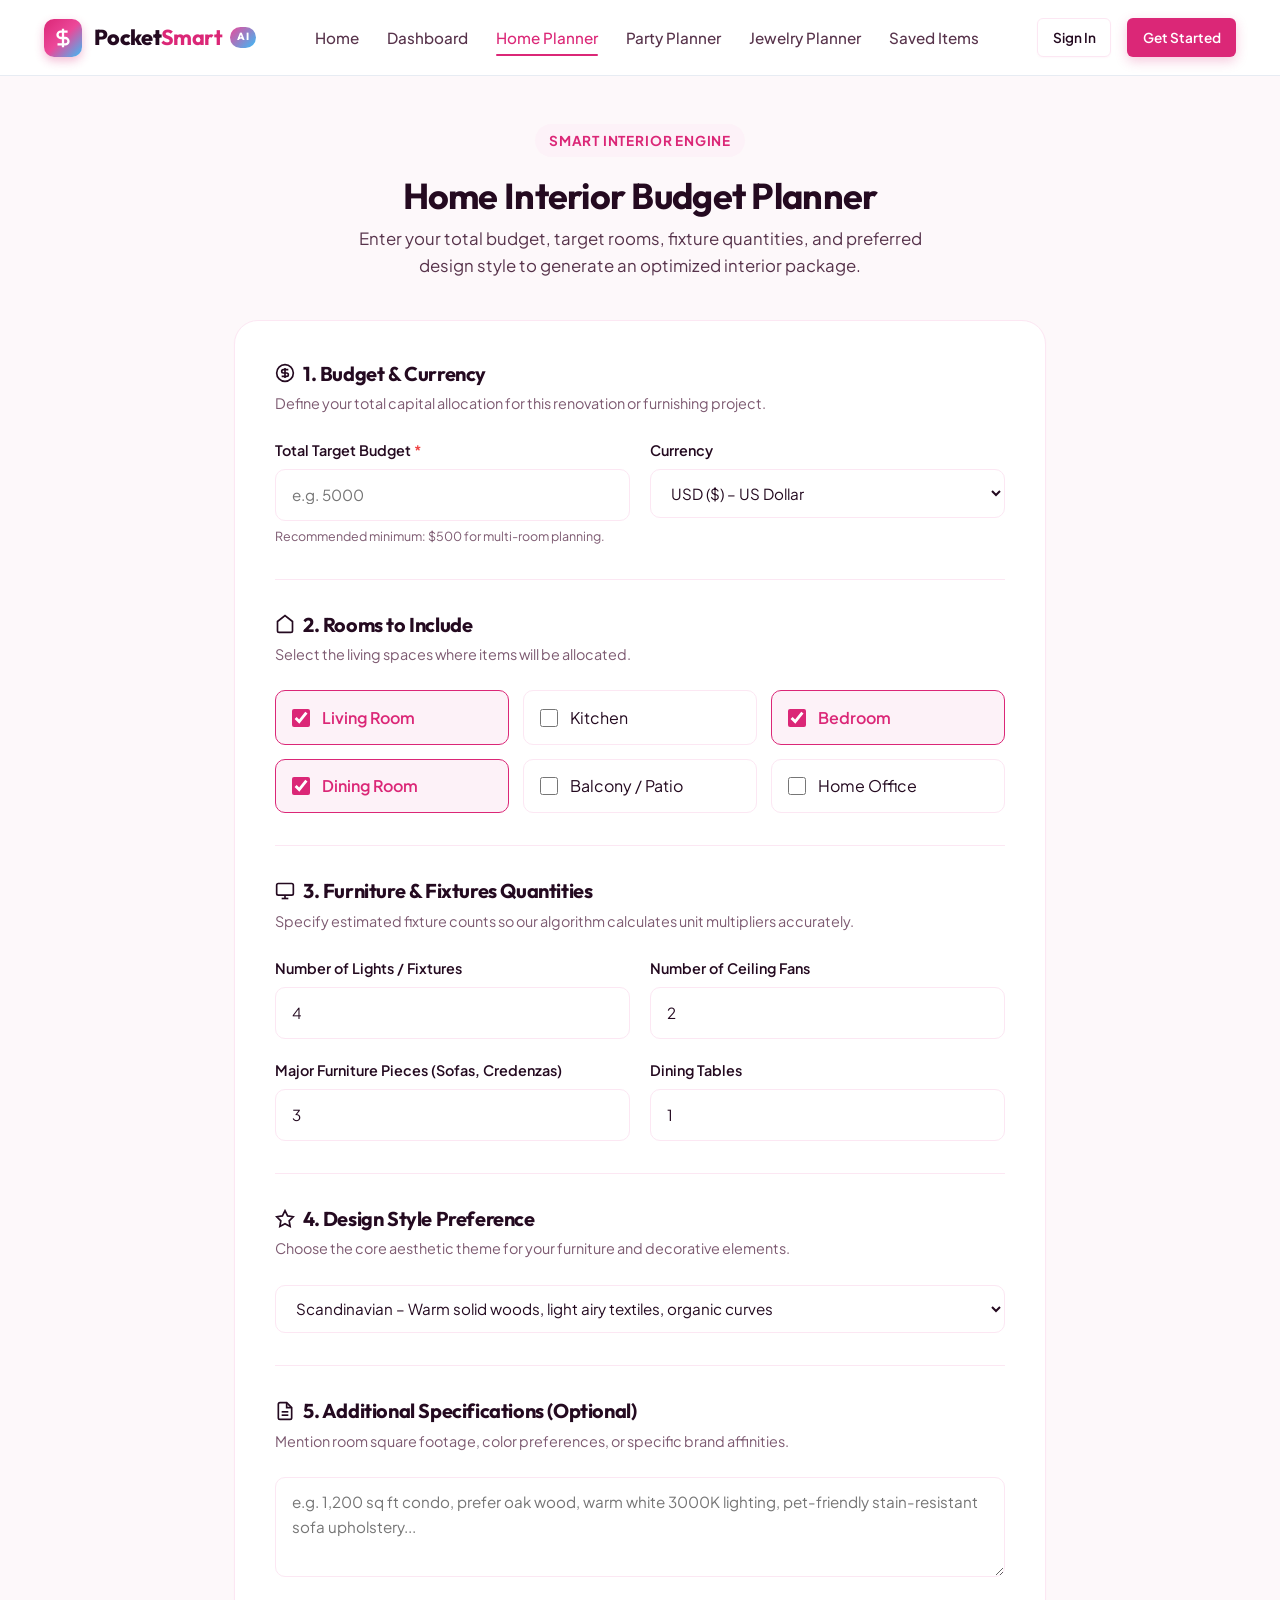
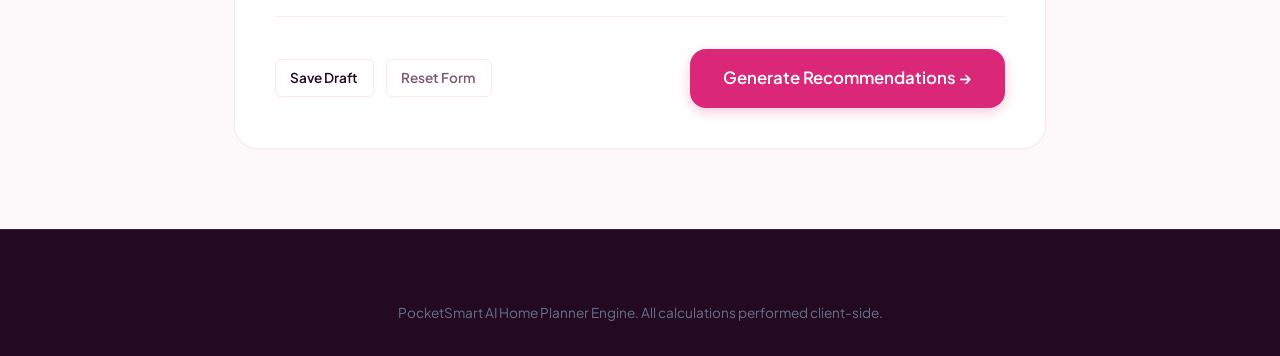
<file: home-planner.html>
<!DOCTYPE html>
<html lang="en">
<head>
  <meta charset="UTF-8">
  <meta name="viewport" content="width=device-width, initial-scale=1.0">
  <title>Home Interior Budget Planner – PocketSmart AI</title>
  <meta name="description" content="Plan and allocate your home interior budget room-by-room with smart furniture, lighting, and fan recommendations.">
  <link rel="stylesheet" href="css/style.css">
  <link rel="stylesheet" href="css/components.css">
  <link rel="stylesheet" href="css/responsive.css">
</head>
<body>

  <!-- Demo Notice Banner -->
  <div class="demo-banner">
    <span>💡 <strong>Demo Prototype:</strong> Form saves drafts locally and generates a personalized recommendation session.</span>
  </div>

  <!-- Header -->
  <header class="navbar" id="topNav">
    <div class="container">
      <a href="index.html" class="brand-logo">
        <div class="brand-icon">
          <svg width="22" height="22" viewBox="0 0 24 24" fill="none" stroke="currentColor" stroke-width="2.5"><path d="M12 2v20M17 5H9.5a3.5 3.5 0 0 0 0 7h5a3.5 3.5 0 0 1 0 7H6"></path></svg>
        </div>
        <span>Pocket<span class="highlight">Smart</span></span>
        <span class="brand-badge">AI</span>
      </a>

      <nav>
        <ul class="nav-menu" id="navMenu">
          <li><a href="index.html" class="nav-link">Home</a></li>
          <li><a href="dashboard.html" class="nav-link">Dashboard</a></li>
          <li><a href="home-planner.html" class="nav-link active">Home Planner</a></li>
          <li><a href="party-planner.html" class="nav-link">Party Planner</a></li>
          <li><a href="jewelry-planner.html" class="nav-link">Jewelry Planner</a></li>
          <li><a href="saved.html" class="nav-link">Saved Items</a></li>
          <li class="mobile-actions"></li>
        </ul>
      </nav>

      <div class="nav-actions"></div>
      <button class="menu-toggle" id="menuToggle" aria-label="Toggle Navigation Menu">
        <svg width="24" height="24" viewBox="0 0 24 24" fill="none" stroke="currentColor" stroke-width="2"><line x1="3" y1="12" x2="21" y2="12"></line><line x1="3" y1="6" x2="21" y2="6"></line><line x1="3" y1="18" x2="21" y2="18"></line></svg>
      </button>
    </div>
  </header>

  <main class="main-content">
    <div class="container" style="padding-top: 3rem; padding-bottom: 5rem; max-width: 860px;">
      
      <!-- Page Header -->
      <div style="margin-bottom: 2.5rem; text-align: center;">
        <div class="section-tag">Smart Interior Engine</div>
        <h1 style="font-size: 2.25rem; margin-bottom: 0.5rem;">Home Interior Budget Planner</h1>
        <p style="font-size: 1.05rem; max-width: 600px; margin: 0 auto;">
          Enter your total budget, target rooms, fixture quantities, and preferred design style to generate an optimized interior package.
        </p>
      </div>

      <!-- Multi-Section Planner Form -->
      <div class="form-card">
        <form id="homePlannerForm">

          <!-- Section 1: Budget Details -->
          <div class="form-section">
            <h3 class="form-section-title">
              <svg width="20" height="20" viewBox="0 0 24 24" fill="none" stroke="currentColor" stroke-width="2"><circle cx="12" cy="12" r="10"></circle><path d="M16 8h-6a2 2 0 1 0 0 4h4a2 2 0 1 1 0 4H8"></path><line x1="12" y1="6" x2="12" y2="18"></line></svg>
              1. Budget & Currency
            </h3>
            <p class="form-section-subtitle">Define your total capital allocation for this renovation or furnishing project.</p>

            <div class="grid-2" style="gap: 1.25rem;">
              <div class="form-group" style="margin: 0;">
                <label class="form-label" for="budget">Total Target Budget <span class="required">*</span></label>
                <div style="position: relative;">
                  <input type="number" class="form-control" id="budget" name="budget" placeholder="e.g. 5000" min="100" max="1000000" step="50" required />
                </div>
                <div style="font-size: 0.78rem; color: var(--muted-text-color); margin-top: 0.35rem;">Recommended minimum: $500 for multi-room planning.</div>
              </div>

              <div class="form-group" style="margin: 0;">
                <label class="form-label" for="currency">Currency</label>
                <select class="form-control" id="currency" name="currency">
                  <option value="USD">USD ($) – US Dollar</option>
                  <option value="INR">INR (₹) – Indian Rupee</option>
                  <option value="EUR">EUR (€) – Euro</option>
                  <option value="GBP">GBP (£) – British Pound</option>
                </select>
              </div>
            </div>
          </div>

          <!-- Section 2: Rooms to Include -->
          <div class="form-section">
            <h3 class="form-section-title">
              <svg width="20" height="20" viewBox="0 0 24 24" fill="none" stroke="currentColor" stroke-width="2"><path d="M3 9l9-7 9 7v11a2 2 0 0 1-2 2H5a2 2 0 0 1-2-2z"></path></svg>
              2. Rooms to Include
            </h3>
            <p class="form-section-subtitle">Select the living spaces where items will be allocated.</p>

            <div class="checkbox-grid">
              <label class="checkbox-card selected">
                <input type="checkbox" name="rooms" value="Living Room" checked />
                <span>Living Room</span>
              </label>

              <label class="checkbox-card">
                <input type="checkbox" name="rooms" value="Kitchen" />
                <span>Kitchen</span>
              </label>

              <label class="checkbox-card selected">
                <input type="checkbox" name="rooms" value="Bedroom" checked />
                <span>Bedroom</span>
              </label>

              <label class="checkbox-card selected">
                <input type="checkbox" name="rooms" value="Dining Room" checked />
                <span>Dining Room</span>
              </label>

              <label class="checkbox-card">
                <input type="checkbox" name="rooms" value="Balcony" />
                <span>Balcony / Patio</span>
              </label>

              <label class="checkbox-card">
                <input type="checkbox" name="rooms" value="Home Office" />
                <span>Home Office</span>
              </label>
            </div>
          </div>

          <!-- Section 3: Furniture & Fixtures Quantities -->
          <div class="form-section">
            <h3 class="form-section-title">
              <svg width="20" height="20" viewBox="0 0 24 24" fill="none" stroke="currentColor" stroke-width="2"><rect x="2" y="3" width="20" height="14" rx="2" ry="2"></rect><line x1="8" y1="21" x2="16" y2="21"></line><line x1="12" y1="17" x2="12" y2="21"></line></svg>
              3. Furniture & Fixtures Quantities
            </h3>
            <p class="form-section-subtitle">Specify estimated fixture counts so our algorithm calculates unit multipliers accurately.</p>

            <div class="grid-2" style="gap: 1.25rem;">
              <div class="form-group" style="margin: 0;">
                <label class="form-label" for="lightsCount">Number of Lights / Fixtures</label>
                <input type="number" class="form-control" id="lightsCount" name="lightsCount" min="0" max="50" value="4" required />
              </div>

              <div class="form-group" style="margin: 0;">
                <label class="form-label" for="fansCount">Number of Ceiling Fans</label>
                <input type="number" class="form-control" id="fansCount" name="fansCount" min="0" max="20" value="2" required />
              </div>

              <div class="form-group" style="margin: 0;">
                <label class="form-label" for="furnitureCount">Major Furniture Pieces (Sofas, Credenzas)</label>
                <input type="number" class="form-control" id="furnitureCount" name="furnitureCount" min="0" max="30" value="3" required />
              </div>

              <div class="form-group" style="margin: 0;">
                <label class="form-label" for="diningCount">Dining Tables</label>
                <input type="number" class="form-control" id="diningCount" name="diningCount" min="0" max="5" value="1" required />
              </div>
            </div>
          </div>

          <!-- Section 4: Style Preferences -->
          <div class="form-section">
            <h3 class="form-section-title">
              <svg width="20" height="20" viewBox="0 0 24 24" fill="none" stroke="currentColor" stroke-width="2"><polygon points="12 2 15.09 8.26 22 9.27 17 14.14 18.18 21.02 12 17.77 5.82 21.02 7 14.14 2 9.27 8.91 8.26 12 2"></polygon></svg>
              4. Design Style Preference
            </h3>
            <p class="form-section-subtitle">Choose the core aesthetic theme for your furniture and decorative elements.</p>

            <div class="form-group" style="margin: 0;">
              <select class="form-control" id="style" name="style">
                <option value="Modern">Modern – Clean lines, neutral palette, architectural forms</option>
                <option value="Scandinavian" selected>Scandinavian – Warm solid woods, light airy textiles, organic curves</option>
                <option value="Minimalist">Minimalist – Uncluttered spaces, monochrome tones, concealed storage</option>
                <option value="Luxury">Luxury – Rich velvets, marble tabletops, brushed brass accents</option>
                <option value="Traditional">Traditional – Classic moldings, ornate woodwork, warm ambient tones</option>
                <option value="Industrial">Industrial – Exposed metals, raw teak, dark matte finishes</option>
              </select>
            </div>
          </div>

          <!-- Section 5: Additional Requirements -->
          <div class="form-section">
            <h3 class="form-section-title">
              <svg width="20" height="20" viewBox="0 0 24 24" fill="none" stroke="currentColor" stroke-width="2"><path d="M14 2H6a2 2 0 0 0-2 2v16a2 2 0 0 0 2 2h12a2 2 0 0 0 2-2V8z"></path><polyline points="14 2 14 8 20 8"></polyline><line x1="16" y1="13" x2="8" y2="13"></line><line x1="16" y1="17" x2="8" y2="17"></line></svg>
              5. Additional Specifications (Optional)
            </h3>
            <p class="form-section-subtitle">Mention room square footage, color preferences, or specific brand affinities.</p>

            <div class="form-group" style="margin: 0;">
              <textarea class="form-control" id="notes" name="notes" rows="3" placeholder="e.g. 1,200 sq ft condo, prefer oak wood, warm white 3000K lighting, pet-friendly stain-resistant sofa upholstery..."></textarea>
            </div>
          </div>

          <!-- Form Buttons -->
          <div style="display: flex; gap: 1rem; align-items: center; justify-content: space-between; flex-wrap: wrap; margin-top: 1.5rem;">
            <div style="display: flex; gap: 0.75rem;">
              <button type="button" class="btn btn-secondary btn-sm" id="saveDraftBtn">
                Save Draft
              </button>
              <button type="button" class="btn btn-outline btn-sm" id="resetFormBtn" style="color: var(--muted-text-color); border-color: var(--border-color);">
                Reset Form
              </button>
            </div>

            <button type="submit" class="btn btn-primary btn-lg" id="submitHomeBtn">
              Generate Recommendations &rarr;
            </button>
          </div>

        </form>
      </div>

    </div>
  </main>

  <footer class="footer">
    <div class="container" style="text-align: center;">
      <p style="font-size: 0.85rem; color: #64748b;">PocketSmart AI Home Planner Engine. All calculations performed client-side.</p>
    </div>
  </footer>

  <script src="js/storage.js"></script>
  <script src="js/ui.js"></script>
  <script src="js/auth.js"></script>
  <script src="js/planners.js"></script>
</body>
</html>
</file>
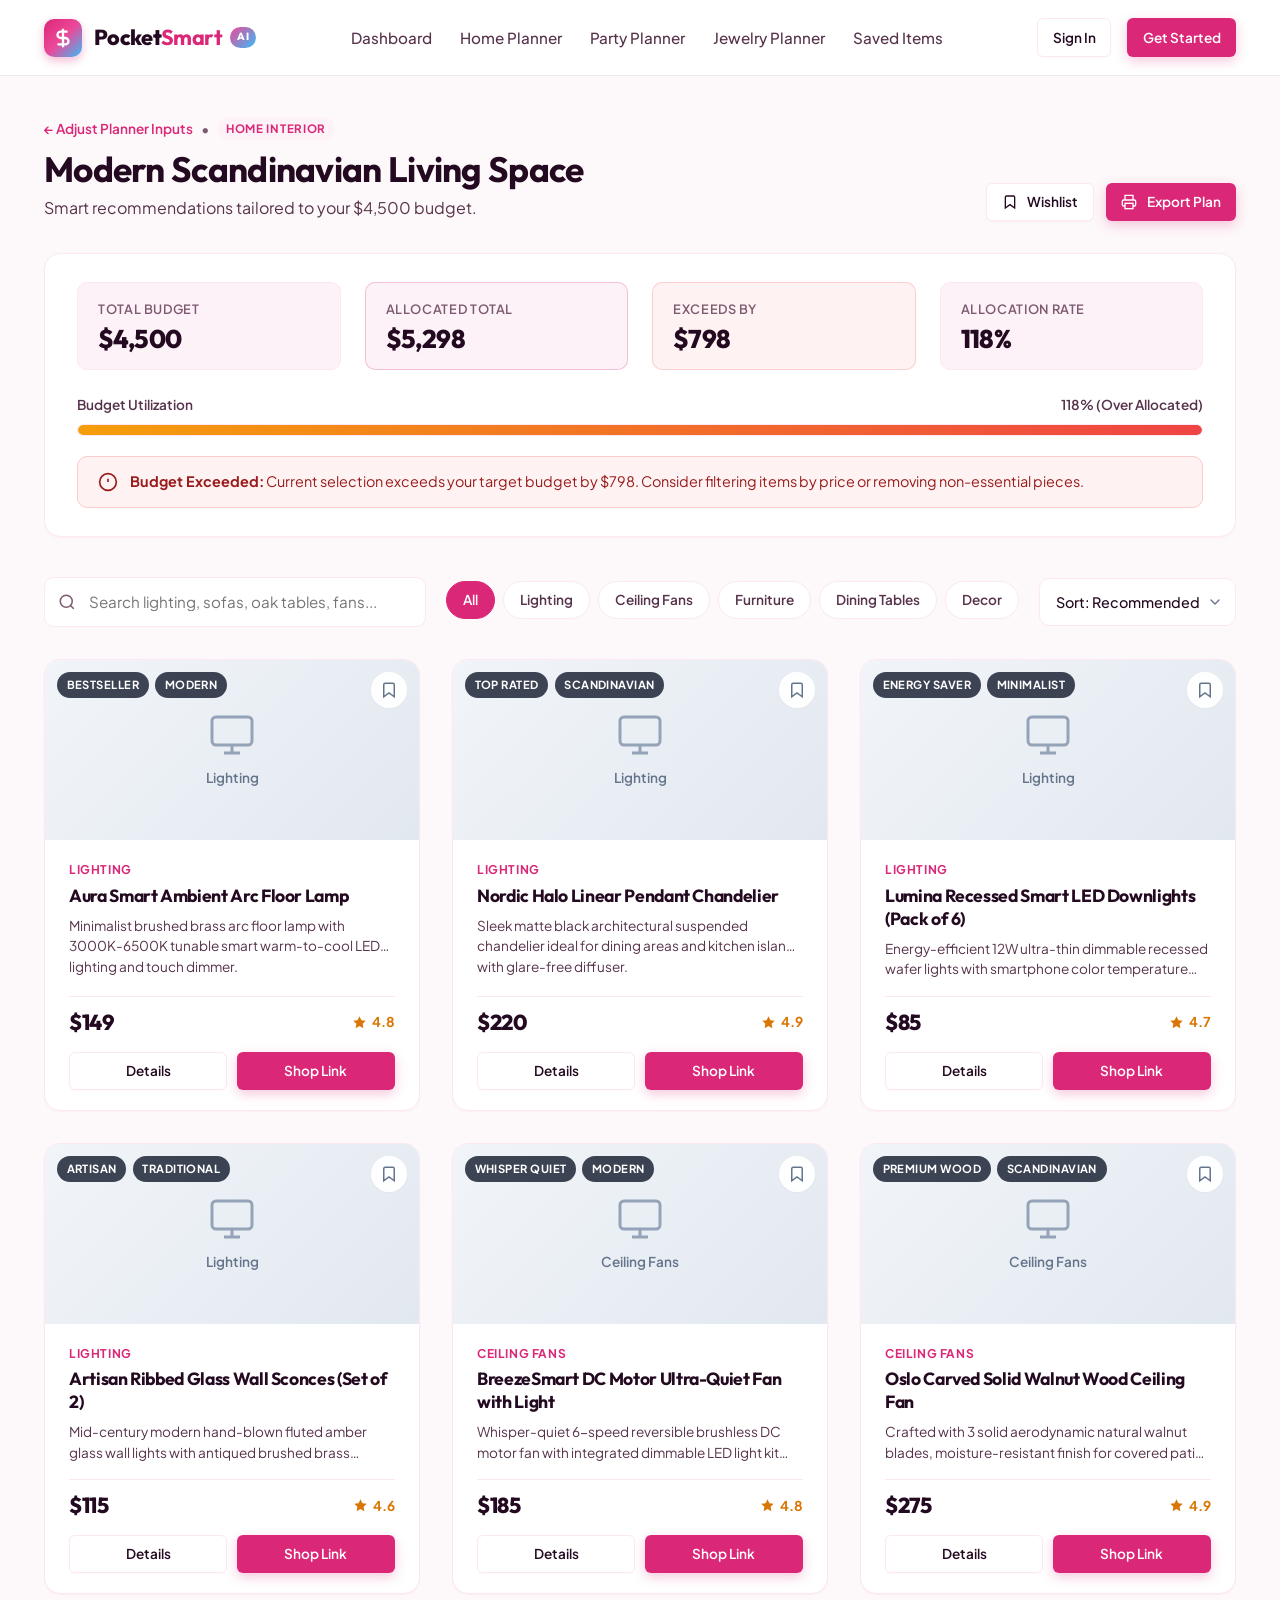
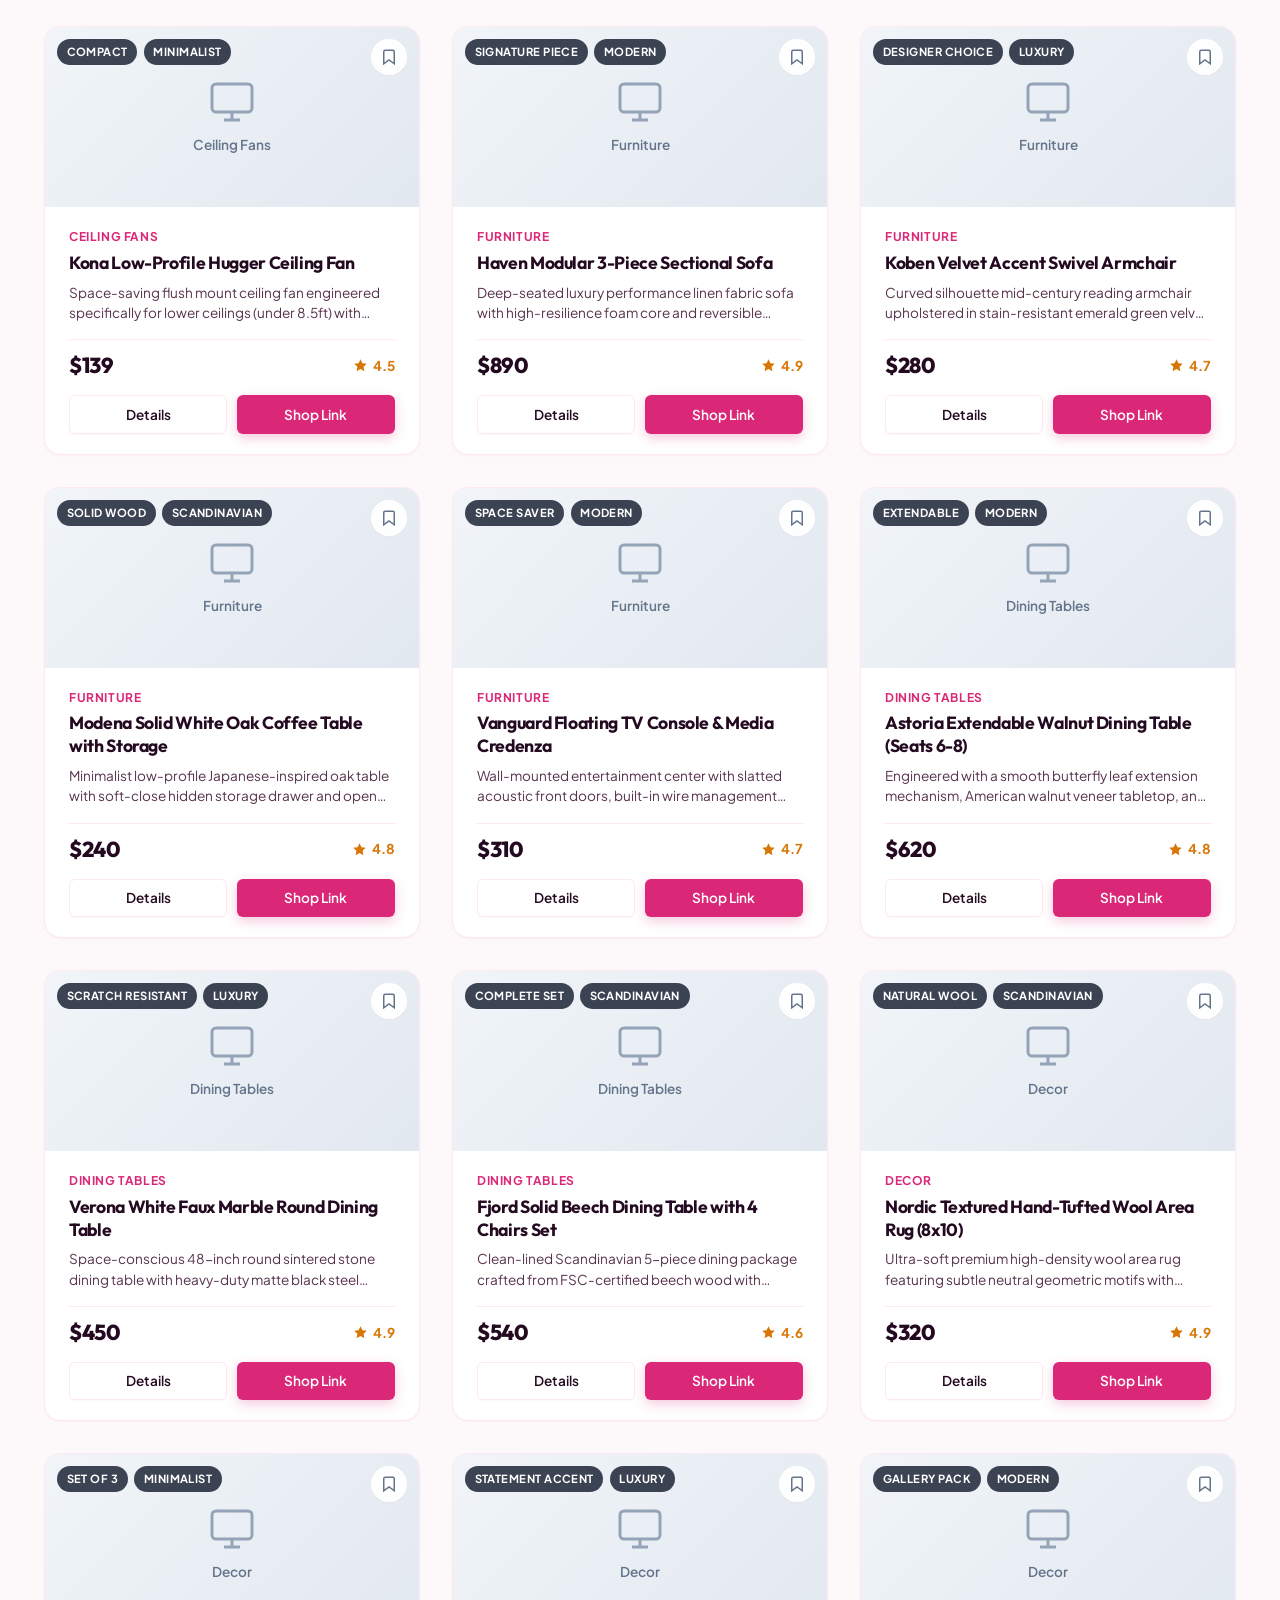
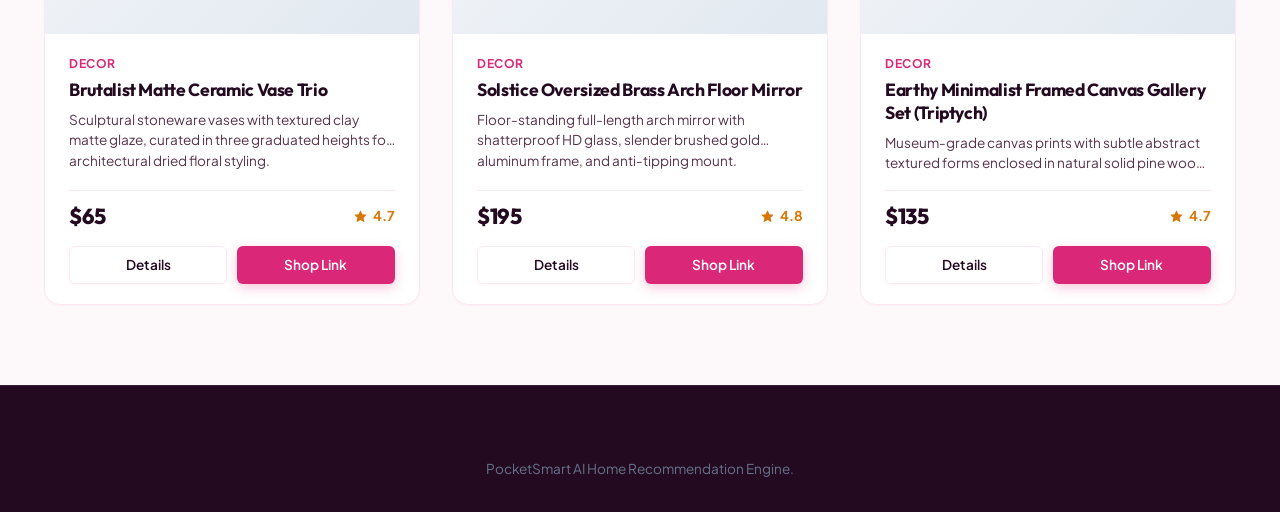
<file: home-recommendations.html>
<!DOCTYPE html>
<html lang="en">
<head>
  <meta charset="UTF-8">
  <meta name="viewport" content="width=device-width, initial-scale=1.0">
  <title>Home Interior Recommendations – PocketSmart AI</title>
  <meta name="description" content="View personalized furniture, lighting, ceiling fan, and decor recommendations with real-time budget tracking.">
  <link rel="stylesheet" href="css/style.css">
  <link rel="stylesheet" href="css/components.css">
  <link rel="stylesheet" href="css/responsive.css">
</head>
<body>

  <!-- Demo Notice Banner -->
  <div class="demo-banner">
    <span>💡 <strong>Recommendation Engine:</strong> Items are matched against your budget target. Save favorites to your Wishlist.</span>
  </div>

  <!-- Header -->
  <header class="navbar" id="topNav">
    <div class="container">
      <a href="index.html" class="brand-logo">
        <div class="brand-icon">
          <svg width="22" height="22" viewBox="0 0 24 24" fill="none" stroke="currentColor" stroke-width="2.5"><path d="M12 2v20M17 5H9.5a3.5 3.5 0 0 0 0 7h5a3.5 3.5 0 0 1 0 7H6"></path></svg>
        </div>
        <span>Pocket<span class="highlight">Smart</span></span>
        <span class="brand-badge">AI</span>
      </a>

      <nav>
        <ul class="nav-menu" id="navMenu">
          <li><a href="dashboard.html" class="nav-link">Dashboard</a></li>
          <li><a href="home-planner.html" class="nav-link active">Home Planner</a></li>
          <li><a href="party-planner.html" class="nav-link">Party Planner</a></li>
          <li><a href="jewelry-planner.html" class="nav-link">Jewelry Planner</a></li>
          <li><a href="saved.html" class="nav-link">Saved Items</a></li>
          <li class="mobile-actions"></li>
        </ul>
      </nav>

      <div class="nav-actions"></div>
      <button class="menu-toggle" id="menuToggle" aria-label="Toggle Navigation Menu">
        <svg width="24" height="24" viewBox="0 0 24 24" fill="none" stroke="currentColor" stroke-width="2"><line x1="3" y1="12" x2="21" y2="12"></line><line x1="3" y1="6" x2="21" y2="6"></line><line x1="3" y1="18" x2="21" y2="18"></line></svg>
      </button>
    </div>
  </header>

  <main class="main-content">
    <div class="container" style="padding-top: 2.5rem; padding-bottom: 5rem;">
      
      <!-- Top Title & Quick Actions -->
      <div style="display: flex; justify-content: space-between; align-items: flex-end; margin-bottom: 2rem; flex-wrap: wrap; gap: 1rem;">
        <div>
          <div style="display: flex; align-items: center; gap: 0.5rem; margin-bottom: 0.35rem;">
            <a href="home-planner.html" style="font-size: 0.85rem; font-weight: 600;">&larr; Adjust Planner Inputs</a>
            <span style="color: var(--muted-text-color);">•</span>
            <span class="section-tag" style="margin: 0; padding: 0.15rem 0.5rem; font-size: 0.72rem;">Home Interior</span>
          </div>
          <h1 id="planTitle" style="font-size: 2.2rem; margin-bottom: 0.25rem;">Personalized Home Recommendations</h1>
          <p id="planSubtitle">Curated furniture, lighting, and decor aligned with your budget.</p>
        </div>

        <div style="display: flex; gap: 0.75rem;">
          <a href="saved.html" class="btn btn-secondary btn-sm">
            <svg width="16" height="16" viewBox="0 0 24 24" fill="none" stroke="currentColor" stroke-width="2"><path d="M19 21l-7-5-7 5V5a2 2 0 0 1 2-2h10a2 2 0 0 1 2 2z"></path></svg>
            Wishlist
          </a>
          <button class="btn btn-primary btn-sm" onclick="window.print()">
            <svg width="16" height="16" viewBox="0 0 24 24" fill="none" stroke="currentColor" stroke-width="2"><polyline points="6 9 6 2 18 2 18 9"></polyline><path d="M6 18H4a2 2 0 0 1-2-2v-5a2 2 0 0 1 2-2h16a2 2 0 0 1 2 2v5a2 2 0 0 1-2 2h-2"></path><rect x="6" y="14" width="12" height="8"></rect></svg>
            Export Plan
          </button>
        </div>
      </div>

      <!-- Real-time Dynamic Budget Gauge & Summary Bar -->
      <div id="budgetSummaryCard" class="budget-summary-card">
        <!-- Rendered by recommendations.js -->
      </div>

      <!-- Toolbar: Search, Category Filter Pills & Sort Dropdown -->
      <div class="toolbar-container">
        <div class="search-box">
          <svg class="search-icon" width="18" height="18" viewBox="0 0 24 24" fill="none" stroke="currentColor" stroke-width="2">
            <circle cx="11" cy="11" r="8"></circle>
            <line x1="21" y1="21" x2="16.65" y2="16.65"></line>
          </svg>
          <input type="text" id="recommendationSearch" placeholder="Search lighting, sofas, oak tables, fans..." />
        </div>

        <div class="filter-pills" id="categoryFilters">
          <!-- Rendered dynamically (All, Lighting, Fans, Furniture, Dining, Decor) -->
        </div>

        <div>
          <select class="sort-select" id="sortSelect">
            <option value="relevance">Sort: Recommended</option>
            <option value="price-low">Price: Low to High</option>
            <option value="price-high">Price: High to Low</option>
            <option value="rating">Highest Rated</option>
          </select>
        </div>
      </div>

      <!-- Recommendation Products Grid -->
      <div class="grid-3" id="productsGrid">
        <!-- Hydrated dynamically by recommendations.js -->
      </div>

    </div>
  </main>

  <!-- Footer -->
  <footer class="footer">
    <div class="container" style="text-align: center;">
      <p style="font-size: 0.85rem; color: #64748b;">PocketSmart AI Home Recommendation Engine.</p>
    </div>
  </footer>

  <script src="js/storage.js"></script>
  <script src="js/ui.js"></script>
  <script src="js/auth.js"></script>
  <script src="js/recommendations.js"></script>
  <script>
    document.addEventListener('DOMContentLoaded', () => {
      Recommendations.init('home');
    });
  </script>
</body>
</html>
</file>
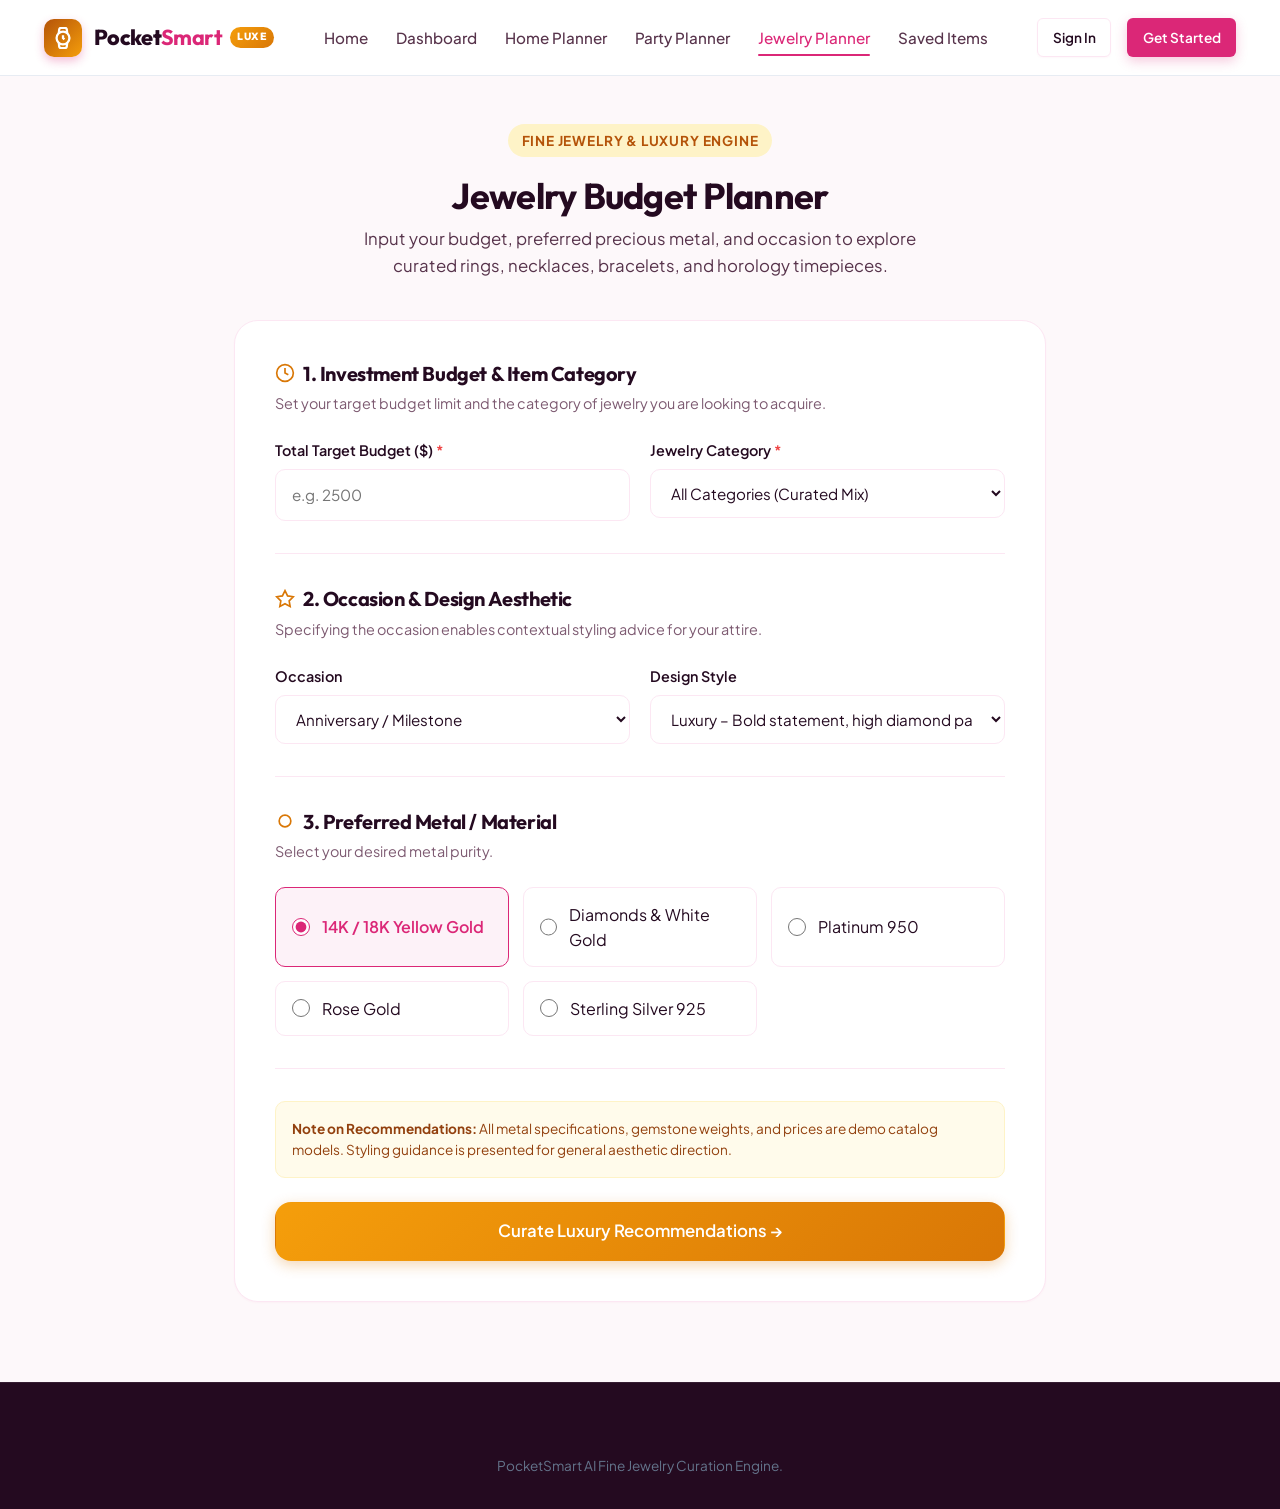
<file: jewelry-planner.html>
<!DOCTYPE html>
<html lang="en">
<head>
  <meta charset="UTF-8">
  <meta name="viewport" content="width=device-width, initial-scale=1.0">
  <title>Jewelry Budget Planner – PocketSmart AI</title>
  <meta name="description" content="Discover fine jewelry, engagement rings, gold chains, and luxury timepieces tailored to your budget and occasion.">
  <link rel="stylesheet" href="css/style.css">
  <link rel="stylesheet" href="css/components.css">
  <link rel="stylesheet" href="css/responsive.css">
</head>
<body>

  <!-- Demo Notice Banner -->
  <div class="demo-banner">
    <span>✨ <strong>Fine Jewelry Engine:</strong> Curates 14K/18K gold, diamonds, platinum, and timepieces with styling guidance.</span>
  </div>

  <!-- Header -->
  <header class="navbar" id="topNav">
    <div class="container">
      <a href="index.html" class="brand-logo">
        <div class="brand-icon" style="background: linear-gradient(135deg, #b45309 0%, #f59e0b 100%);">
          <svg width="22" height="22" viewBox="0 0 24 24" fill="none" stroke="currentColor" stroke-width="2.5"><circle cx="12" cy="12" r="7"></circle><polyline points="12 9 12 12 13.5 13.5"></polyline><path d="M16.51 17.35l-.35 3.83a2 2 0 0 1-2 1.82H9.83a2 2 0 0 1-2-1.82l-.35-3.83m.01-10.7l.35-3.83A2 2 0 0 1 9.83 1h4.35a2 2 0 0 1 2 1.82l.35 3.83"></path></svg>
        </div>
        <span>Pocket<span class="highlight">Smart</span></span>
        <span class="brand-badge" style="background: linear-gradient(135deg, #f59e0b, #d97706);">LUXE</span>
      </a>

      <nav>
        <ul class="nav-menu" id="navMenu">
          <li><a href="index.html" class="nav-link">Home</a></li>
          <li><a href="dashboard.html" class="nav-link">Dashboard</a></li>
          <li><a href="home-planner.html" class="nav-link">Home Planner</a></li>
          <li><a href="party-planner.html" class="nav-link">Party Planner</a></li>
          <li><a href="jewelry-planner.html" class="nav-link active">Jewelry Planner</a></li>
          <li><a href="saved.html" class="nav-link">Saved Items</a></li>
          <li class="mobile-actions"></li>
        </ul>
      </nav>

      <div class="nav-actions"></div>
      <button class="menu-toggle" id="menuToggle" aria-label="Toggle Navigation Menu">
        <svg width="24" height="24" viewBox="0 0 24 24" fill="none" stroke="currentColor" stroke-width="2"><line x1="3" y1="12" x2="21" y2="12"></line><line x1="3" y1="6" x2="21" y2="6"></line><line x1="3" y1="18" x2="21" y2="18"></line></svg>
      </button>
    </div>
  </header>

  <main class="main-content">
    <div class="container" style="padding-top: 3rem; padding-bottom: 5rem; max-width: 860px;">
      
      <div style="margin-bottom: 2.5rem; text-align: center;">
        <div class="section-tag gold">Fine Jewelry & Luxury Engine</div>
        <h1 style="font-size: 2.25rem; margin-bottom: 0.5rem;">Jewelry Budget Planner</h1>
        <p style="font-size: 1.05rem; max-width: 600px; margin: 0 auto;">
          Input your budget, preferred precious metal, and occasion to explore curated rings, necklaces, bracelets, and horology timepieces.
        </p>
      </div>

      <div class="form-card">
        <form id="jewelryPlannerForm">

          <!-- Section 1: Budget & Category -->
          <div class="form-section">
            <h3 class="form-section-title">
              <svg width="20" height="20" viewBox="0 0 24 24" fill="none" stroke="#d97706" stroke-width="2"><circle cx="12" cy="12" r="10"></circle><path d="M12 6v6l4 2"></path></svg>
              1. Investment Budget & Item Category
            </h3>
            <p class="form-section-subtitle">Set your target budget limit and the category of jewelry you are looking to acquire.</p>

            <div class="grid-2" style="gap: 1.25rem;">
              <div class="form-group" style="margin: 0;">
                <label class="form-label" for="jwlBudget">Total Target Budget ($) <span class="required">*</span></label>
                <input type="number" class="form-control" id="jwlBudget" name="budget" placeholder="e.g. 2500" min="50" max="500000" step="50" required />
              </div>

              <div class="form-group" style="margin: 0;">
                <label class="form-label" for="jewelryType">Jewelry Category <span class="required">*</span></label>
                <select class="form-control" id="jewelryType" name="jewelryType">
                  <option value="All" selected>All Categories (Curated Mix)</option>
                  <option value="Rings">Rings (Solitaires, Bands, Halos)</option>
                  <option value="Necklaces">Necklaces (Pendants, Chains, Chokers)</option>
                  <option value="Bracelets">Bracelets (Tennis, Bangles, Herringbone)</option>
                  <option value="Earrings">Earrings (Studs, Huggies, Drops)</option>
                  <option value="Watches">Luxury Watches (Dress Watches, Chronographs)</option>
                </select>
              </div>
            </div>
          </div>

          <!-- Section 2: Occasion & Style -->
          <div class="form-section">
            <h3 class="form-section-title">
              <svg width="20" height="20" viewBox="0 0 24 24" fill="none" stroke="#d97706" stroke-width="2"><polygon points="12 2 15.09 8.26 22 9.27 17 14.14 18.18 21.02 12 17.77 5.82 21.02 7 14.14 2 9.27 8.91 8.26 12 2"></polygon></svg>
              2. Occasion & Design Aesthetic
            </h3>
            <p class="form-section-subtitle">Specifying the occasion enables contextual styling advice for your attire.</p>

            <div class="grid-2" style="gap: 1.25rem;">
              <div class="form-group" style="margin: 0;">
                <label class="form-label" for="occasion">Occasion</label>
                <select class="form-control" id="occasion" name="occasion">
                  <option value="Wedding">Wedding / Engagement</option>
                  <option value="Anniversary" selected>Anniversary / Milestone</option>
                  <option value="Gift">Personal Gift</option>
                  <option value="Party">Party / Evening Gala</option>
                  <option value="Formal">Formal / Black Tie</option>
                  <option value="Casual">Casual / Everyday Luxury</option>
                </select>
              </div>

              <div class="form-group" style="margin: 0;">
                <label class="form-label" for="style">Design Style</label>
                <select class="form-control" id="style" name="style">
                  <option value="Luxury" selected>Luxury – Bold statement, high diamond pavé, heirloom quality</option>
                  <option value="Minimalist">Minimalist – Clean lines, subtle floating stones, everyday wear</option>
                  <option value="Modern">Modern – Geometric forms, chunky silhouettes, fluid links</option>
                  <option value="Classic">Classic – Timeless prong settings, tennis bracelets, pearls</option>
                  <option value="Traditional">Traditional – Vintage halos, rich emeralds, intricate engraving</option>
                </select>
              </div>
            </div>
          </div>

          <!-- Section 3: Precious Metal & Tone -->
          <div class="form-section">
            <h3 class="form-section-title">
              <svg width="20" height="20" viewBox="0 0 24 24" fill="none" stroke="#d97706" stroke-width="2"><circle cx="12" cy="12" r="7"></circle></svg>
              3. Preferred Metal / Material
            </h3>
            <p class="form-section-subtitle">Select your desired metal purity.</p>

            <div class="checkbox-grid">
              <label class="checkbox-card selected">
                <input type="radio" name="metal" value="Gold" checked />
                <span>14K / 18K Yellow Gold</span>
              </label>

              <label class="checkbox-card">
                <input type="radio" name="metal" value="Diamond" />
                <span>Diamonds & White Gold</span>
              </label>

              <label class="checkbox-card">
                <input type="radio" name="metal" value="Platinum" />
                <span>Platinum 950</span>
              </label>

              <label class="checkbox-card">
                <input type="radio" name="metal" value="Rose Gold" />
                <span>Rose Gold</span>
              </label>

              <label class="checkbox-card">
                <input type="radio" name="metal" value="Silver" />
                <span>Sterling Silver 925</span>
              </label>
            </div>
          </div>

          <div style="background: #fffbeb; border: 1px solid #fef3c7; border-radius: var(--radius-md); padding: 1rem; margin-bottom: 1.5rem; font-size: 0.85rem; color: #92400e;">
            <strong>Note on Recommendations:</strong> All metal specifications, gemstone weights, and prices are demo catalog models. Styling guidance is presented for general aesthetic direction.
          </div>

          <!-- Submit Button -->
          <button type="submit" class="btn btn-gold btn-block btn-lg">
            Curate Luxury Recommendations &rarr;
          </button>

        </form>
      </div>

    </div>
  </main>

  <footer class="footer">
    <div class="container" style="text-align: center;">
      <p style="font-size: 0.85rem; color: #64748b;">PocketSmart AI Fine Jewelry Curation Engine.</p>
    </div>
  </footer>

  <script src="js/storage.js"></script>
  <script src="js/ui.js"></script>
  <script src="js/auth.js"></script>
  <script src="js/planners.js"></script>
</body>
</html>
</file>
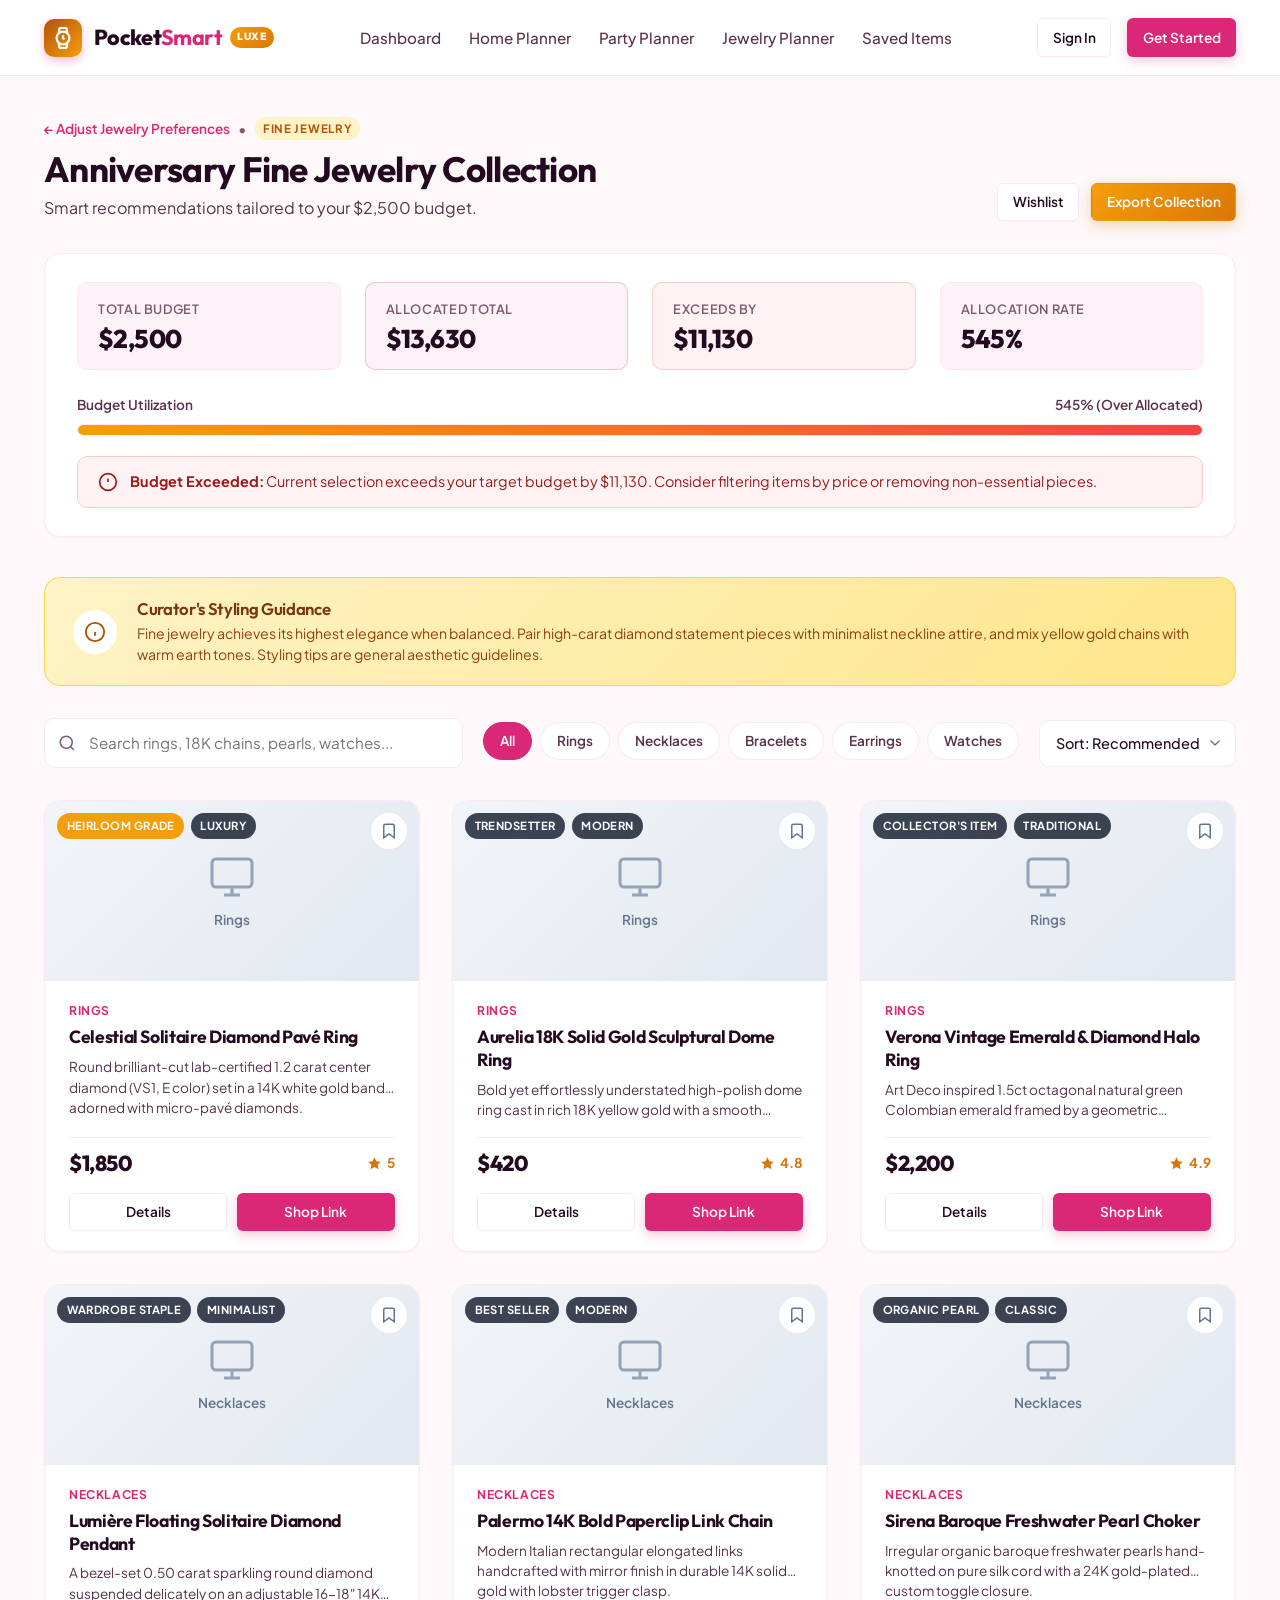
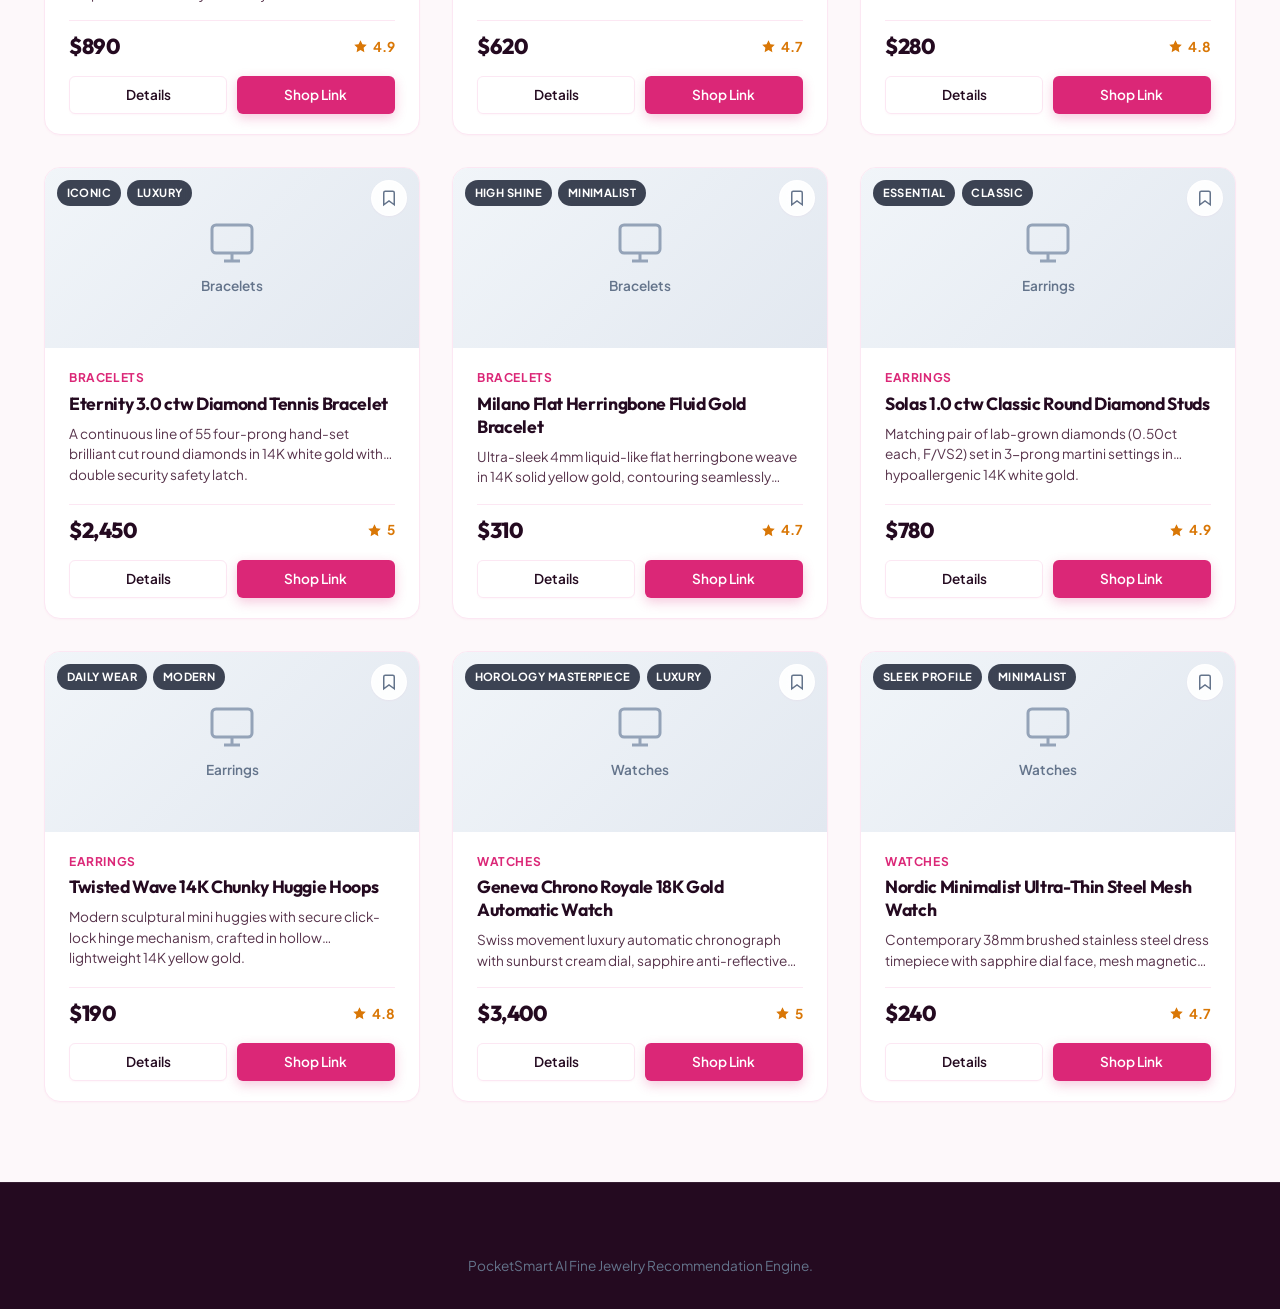
<file: jewelry-recommendations.html>
<!DOCTYPE html>
<html lang="en">
<head>
  <meta charset="UTF-8">
  <meta name="viewport" content="width=device-width, initial-scale=1.0">
  <title>Fine Jewelry Recommendations – PocketSmart AI</title>
  <meta name="description" content="Explore fine diamond rings, 18K solid gold chains, and luxury timepieces matched to your budget.">
  <link rel="stylesheet" href="css/style.css">
  <link rel="stylesheet" href="css/components.css">
  <link rel="stylesheet" href="css/responsive.css">
</head>
<body>

  <!-- Demo Banner -->
  <div class="demo-banner">
    <span>✨ <strong>Fine Jewelry Engine:</strong> Curated pieces with transparent pricing and styling recommendations.</span>
  </div>

  <!-- Header -->
  <header class="navbar" id="topNav">
    <div class="container">
      <a href="index.html" class="brand-logo">
        <div class="brand-icon" style="background: linear-gradient(135deg, #b45309 0%, #f59e0b 100%);">
          <svg width="22" height="22" viewBox="0 0 24 24" fill="none" stroke="currentColor" stroke-width="2.5"><circle cx="12" cy="12" r="7"></circle><polyline points="12 9 12 12 13.5 13.5"></polyline><path d="M16.51 17.35l-.35 3.83a2 2 0 0 1-2 1.82H9.83a2 2 0 0 1-2-1.82l-.35-3.83m.01-10.7l.35-3.83A2 2 0 0 1 9.83 1h4.35a2 2 0 0 1 2 1.82l.35 3.83"></path></svg>
        </div>
        <span>Pocket<span class="highlight">Smart</span></span>
        <span class="brand-badge" style="background: linear-gradient(135deg, #f59e0b, #d97706);">LUXE</span>
      </a>

      <nav>
        <ul class="nav-menu" id="navMenu">
          <li><a href="dashboard.html" class="nav-link">Dashboard</a></li>
          <li><a href="home-planner.html" class="nav-link">Home Planner</a></li>
          <li><a href="party-planner.html" class="nav-link">Party Planner</a></li>
          <li><a href="jewelry-planner.html" class="nav-link active">Jewelry Planner</a></li>
          <li><a href="saved.html" class="nav-link">Saved Items</a></li>
          <li class="mobile-actions"></li>
        </ul>
      </nav>

      <div class="nav-actions"></div>
      <button class="menu-toggle" id="menuToggle" aria-label="Toggle Navigation Menu">
        <svg width="24" height="24" viewBox="0 0 24 24" fill="none" stroke="currentColor" stroke-width="2"><line x1="3" y1="12" x2="21" y2="12"></line><line x1="3" y1="6" x2="21" y2="6"></line><line x1="3" y1="18" x2="21" y2="18"></line></svg>
      </button>
    </div>
  </header>

  <main class="main-content">
    <div class="container" style="padding-top: 2.5rem; padding-bottom: 5rem;">
      
      <div style="display: flex; justify-content: space-between; align-items: flex-end; margin-bottom: 2rem; flex-wrap: wrap; gap: 1rem;">
        <div>
          <div style="display: flex; align-items: center; gap: 0.5rem; margin-bottom: 0.35rem;">
            <a href="jewelry-planner.html" style="font-size: 0.85rem; font-weight: 600;">&larr; Adjust Jewelry Preferences</a>
            <span style="color: var(--muted-text-color);">•</span>
            <span class="section-tag gold" style="margin: 0; padding: 0.15rem 0.5rem; font-size: 0.72rem;">Fine Jewelry</span>
          </div>
          <h1 id="planTitle" style="font-size: 2.2rem; margin-bottom: 0.25rem;">Curated Luxury Jewelry Collection</h1>
          <p id="planSubtitle">Handcrafted diamond pavé, 18K solid gold, and Swiss chronographs within your budget.</p>
        </div>

        <div style="display: flex; gap: 0.75rem;">
          <a href="saved.html" class="btn btn-secondary btn-sm">Wishlist</a>
          <button class="btn btn-gold btn-sm" onclick="window.print()">Export Collection</button>
        </div>
      </div>

      <!-- Real-time Budget Summary Gauge -->
      <div id="budgetSummaryCard" class="budget-summary-card"></div>

      <!-- General Styling Tips Guidance Banner -->
      <div style="background: linear-gradient(135deg, #fef3c7 0%, #fde68a 100%); border: 1px solid #fcd34d; border-radius: var(--radius-lg); padding: 1.25rem 1.75rem; margin-bottom: 2rem; display: flex; align-items: center; gap: 1.25rem; box-shadow: var(--shadow-sm);">
        <div style="width: 44px; height: 44px; border-radius: 50%; background: #ffffff; display: flex; align-items: center; justify-content: center; color: #b45309; flex-shrink: 0;">
          <svg width="22" height="22" viewBox="0 0 24 24" fill="none" stroke="currentColor" stroke-width="2"><circle cx="12" cy="12" r="10"></circle><line x1="12" y1="16" x2="12" y2="12"></line><line x1="12" y1="8" x2="12.01" y2="8"></line></svg>
        </div>
        <div>
          <h4 style="font-size: 1.05rem; color: #78350f; margin-bottom: 0.25rem;">Curator's Styling Guidance</h4>
          <p style="font-size: 0.88rem; color: #92400e; margin: 0; line-height: 1.5;">
            Fine jewelry achieves its highest elegance when balanced. Pair high-carat diamond statement pieces with minimalist neckline attire, and mix yellow gold chains with warm earth tones. Styling tips are general aesthetic guidelines.
          </p>
        </div>
      </div>

      <!-- Search & Filters Toolbar -->
      <div class="toolbar-container">
        <div class="search-box">
          <svg class="search-icon" width="18" height="18" viewBox="0 0 24 24" fill="none" stroke="currentColor" stroke-width="2">
            <circle cx="11" cy="11" r="8"></circle>
            <line x1="21" y1="21" x2="16.65" y2="16.65"></line>
          </svg>
          <input type="text" id="recommendationSearch" placeholder="Search rings, 18K chains, pearls, watches..." />
        </div>

        <div class="filter-pills" id="categoryFilters"></div>

        <div>
          <select class="sort-select" id="sortSelect">
            <option value="relevance">Sort: Recommended</option>
            <option value="price-low">Price: Low to High</option>
            <option value="price-high">Price: High to Low</option>
            <option value="rating">Highest Rated</option>
          </select>
        </div>
      </div>

      <!-- Products Grid -->
      <div class="grid-3" id="productsGrid"></div>

    </div>
  </main>

  <footer class="footer">
    <div class="container" style="text-align: center;">
      <p style="font-size: 0.85rem; color: #64748b;">PocketSmart AI Fine Jewelry Recommendation Engine.</p>
    </div>
  </footer>

  <script src="js/storage.js"></script>
  <script src="js/ui.js"></script>
  <script src="js/auth.js"></script>
  <script src="js/recommendations.js"></script>
  <script>
    document.addEventListener('DOMContentLoaded', () => {
      Recommendations.init('jewelry');
    });
  </script>
</body>
</html>
</file>
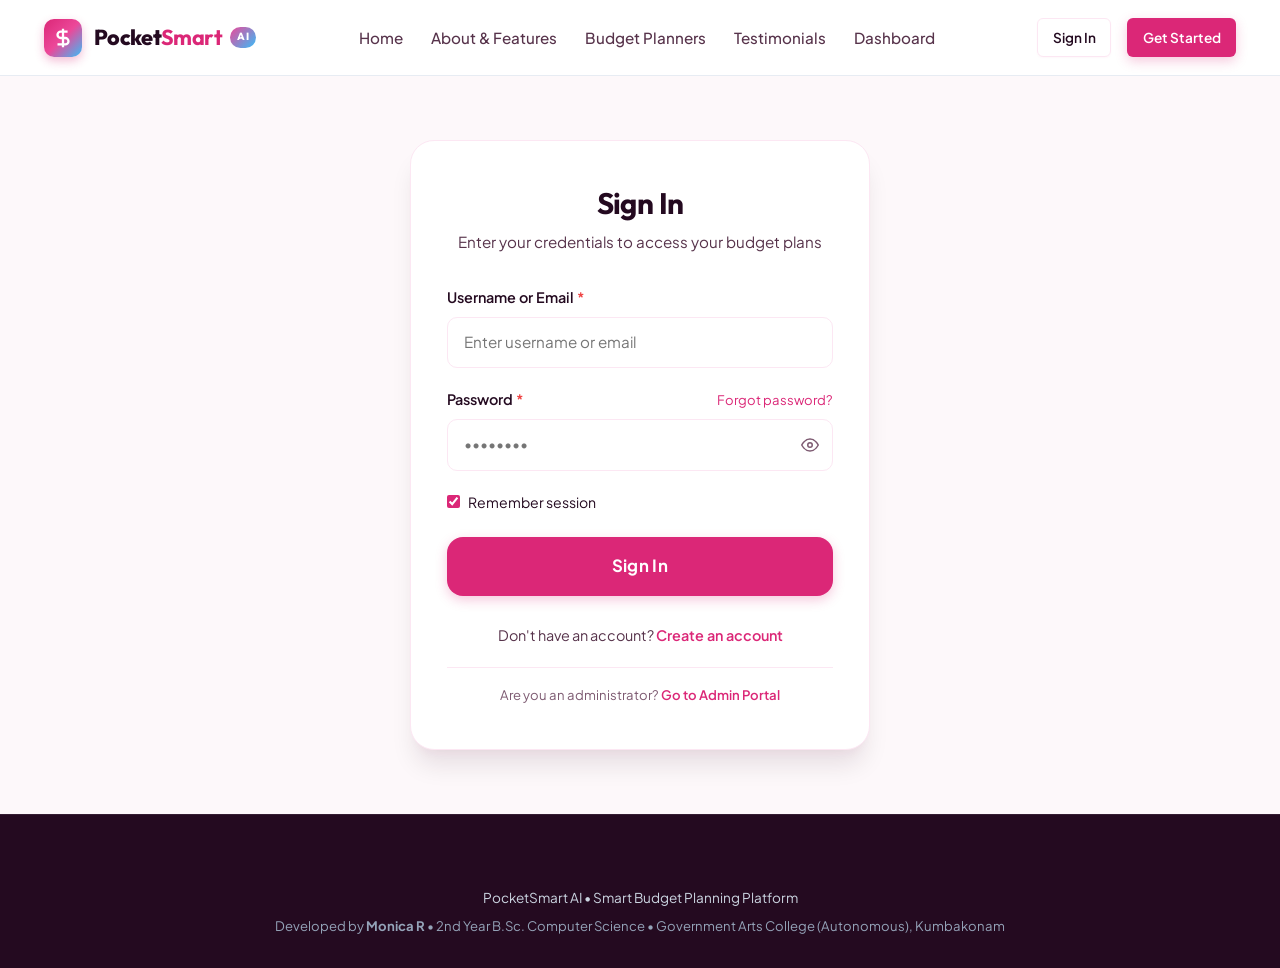
<file: login.html>
<!DOCTYPE html>
<html lang="en">

<head>
  <meta charset="UTF-8">
  <meta name="viewport" content="width=device-width, initial-scale=1.0">
  <title>User Sign In – PocketSmart AI</title>
  <meta name="description"
    content="Sign in to your PocketSmart AI dashboard to access saved budget plans, recommendations, and custom settings.">
  <link rel="stylesheet" href="css/style.css">
  <link rel="stylesheet" href="css/components.css">
  <link rel="stylesheet" href="css/responsive.css">
</head>

<body>

  <!-- Header -->
  <header class="navbar" id="topNav">
    <div class="container">
      <a href="index.html" class="brand-logo">
        <div class="brand-icon">
          <svg width="22" height="22" viewBox="0 0 24 24" fill="none" stroke="currentColor" stroke-width="2.5">
            <path d="M12 2v20M17 5H9.5a3.5 3.5 0 0 0 0 7h5a3.5 3.5 0 0 1 0 7H6"></path>
          </svg>
        </div>
        <span>Pocket<span class="highlight">Smart</span></span>
        <span class="brand-badge">AI</span>
      </a>

      <nav>
        <ul class="nav-menu" id="navMenu">
          <li><a href="index.html" class="nav-link">Home</a></li>
          <li><a href="about.html" class="nav-link">About & Features</a></li>
          <li><a href="index.html#planners" class="nav-link">Budget Planners</a></li>
          <li><a href="testimonials.html" class="nav-link">Testimonials</a></li>
          <li><a href="dashboard.html" class="nav-link">Dashboard</a></li>
          <li class="mobile-actions"></li>
        </ul>
      </nav>

      <div class="nav-actions"></div>
      <button class="menu-toggle" id="menuToggle" aria-label="Toggle Navigation Menu">
        <svg width="24" height="24" viewBox="0 0 24 24" fill="none" stroke="currentColor" stroke-width="2">
          <line x1="3" y1="12" x2="21" y2="12"></line>
          <line x1="3" y1="6" x2="21" y2="6"></line>
          <line x1="3" y1="18" x2="21" y2="18"></line>
        </svg>
      </button>
    </div>
  </header>

  <main class="main-content">
    <div class="auth-wrapper"
      style="padding: 4rem 1.5rem; display: flex; align-items: center; justify-content: center;">
      <div class="auth-card"
        style="box-shadow: var(--shadow-xl); border: 1px solid var(--border-color); border-radius: var(--radius-xl); padding: 2.75rem 2.25rem;">
        <div class="auth-header" style="text-align: center; margin-bottom: 2rem;">
          <h2 style="font-size: 1.85rem; margin-bottom: 0.5rem;">Sign In</h2>
          <p style="color: var(--text-secondary); font-size: 0.95rem;">Enter your credentials to access your budget
            plans</p>
        </div>

        <form id="loginForm">
          <div class="form-group" style="margin-bottom: 1.25rem;">
            <label class="form-label" for="username">Username or Email <span class="required">*</span></label>
            <input type="text" class="form-control" id="username" name="username" placeholder="Enter username or email"
              required autocomplete="username" />
            <div class="invalid-feedback">Please enter your username.</div>
          </div>

          <div class="form-group" style="margin-bottom: 1.25rem;">
            <div style="display: flex; justify-content: space-between; align-items: center; margin-bottom: 0.45rem;">
              <label class="form-label" for="password" style="margin: 0;">Password <span
                  class="required">*</span></label>
              <a href="forgot-password.html" style="font-size: 0.82rem; color: var(--secondary-color);">Forgot
                password?</a>
            </div>
            <div style="position: relative;">
              <input type="password" class="form-control" id="password" name="password" placeholder="••••••••" required
                autocomplete="current-password" />
              <button type="button" id="togglePasswordBtn"
                style="position: absolute; right: 0.85rem; top: 50%; transform: translateY(-50%); background: none; border: none; cursor: pointer; color: var(--muted-text-color);"
                aria-label="Toggle password visibility">
                <svg id="eyeIcon" width="18" height="18" viewBox="0 0 24 24" fill="none" stroke="currentColor"
                  stroke-width="2">
                  <path d="M1 12s4-8 11-8 11 8 11 8-4 8-11 8-11-8-11-8z"></path>
                  <circle cx="12" cy="12" r="3"></circle>
                </svg>
              </button>
            </div>
            <div class="invalid-feedback">Please enter your password.</div>
          </div>

          <div class="form-group"
            style="display: flex; align-items: center; justify-content: space-between; margin-bottom: 1.5rem;">
            <label style="display: flex; align-items: center; gap: 0.5rem; font-size: 0.88rem; cursor: pointer;">
              <input type="checkbox" id="rememberMe" checked style="accent-color: var(--secondary-color);" />
              <span>Remember session</span>
            </label>
          </div>

          <button type="submit" class="btn btn-primary btn-block btn-lg" id="submitLoginBtn"
            style="font-weight: 700; letter-spacing: 0.02em;">
            Sign In
          </button>
        </form>

        <div class="auth-footer" style="margin-top: 1.75rem; text-align: center; font-size: 0.9rem;">
          Don't have an account? <a href="register.html" style="font-weight: 600; color: var(--secondary-color);">Create
            an account</a>
          <div
            style="margin-top: 1.25rem; padding-top: 1rem; border-top: 1px solid var(--border-color); font-size: 0.82rem; color: var(--muted-text-color);">
            Are you an administrator? <a href="admin-login.html"
              style="font-weight: 600; color: var(--secondary-color);">Go to Admin Portal</a>
          </div>
        </div>
      </div>
    </div>
  </main>

  <!-- Footer with Developer Credit -->
  <footer class="footer">
    <div class="container" style="text-align: center;">
      <p style="font-size: 0.85rem; color: #cbd5e1; margin-bottom: 0.35rem;">
        PocketSmart AI • Smart Budget Planning Platform
      </p>
      <p style="font-size: 0.82rem; color: #94a3b8;">
        Developed by <strong>Monica R</strong> • 2nd Year B.Sc. Computer Science • Government Arts College (Autonomous),
        Kumbakonam
      </p>

    </div>
  </footer>

  <script src="js/storage.js"></script>
  <script src="js/ui.js"></script>
  <script src="js/auth.js"></script>
  <script>
    document.addEventListener('DOMContentLoaded', () => {
      const form = document.getElementById('loginForm');
      const togglePasswordBtn = document.getElementById('togglePasswordBtn');
      const passwordInput = document.getElementById('password');
      const submitBtn = document.getElementById('submitLoginBtn');

      // Password toggle
      togglePasswordBtn.addEventListener('click', () => {
        const isPassword = passwordInput.type === 'password';
        passwordInput.type = isPassword ? 'text' : 'password';
      });

      // Submit
      form.addEventListener('submit', (e) => {
        e.preventDefault();
        const username = form.username.value.trim();
        const password = form.password.value;

        submitBtn.disabled = true;
        submitBtn.innerHTML = 'Signing in...';

        setTimeout(() => {
          try {
            AuthService.login(username, password, 'user');
            UI.showToast('Login successful! Redirecting...', 'success');

            const params = new URLSearchParams(window.location.search);
            const redirectUrl = params.get('redirect') ? decodeURIComponent(params.get('redirect')) : 'dashboard.html';
            setTimeout(() => {
              window.location.href = redirectUrl;
            }, 500);
          } catch (err) {
            submitBtn.disabled = false;
            submitBtn.innerHTML = 'Sign In';
            UI.showToast(err.message, 'danger');
          }
        }, 400);
      });
    });
  </script>
</body>

</html>
</file>
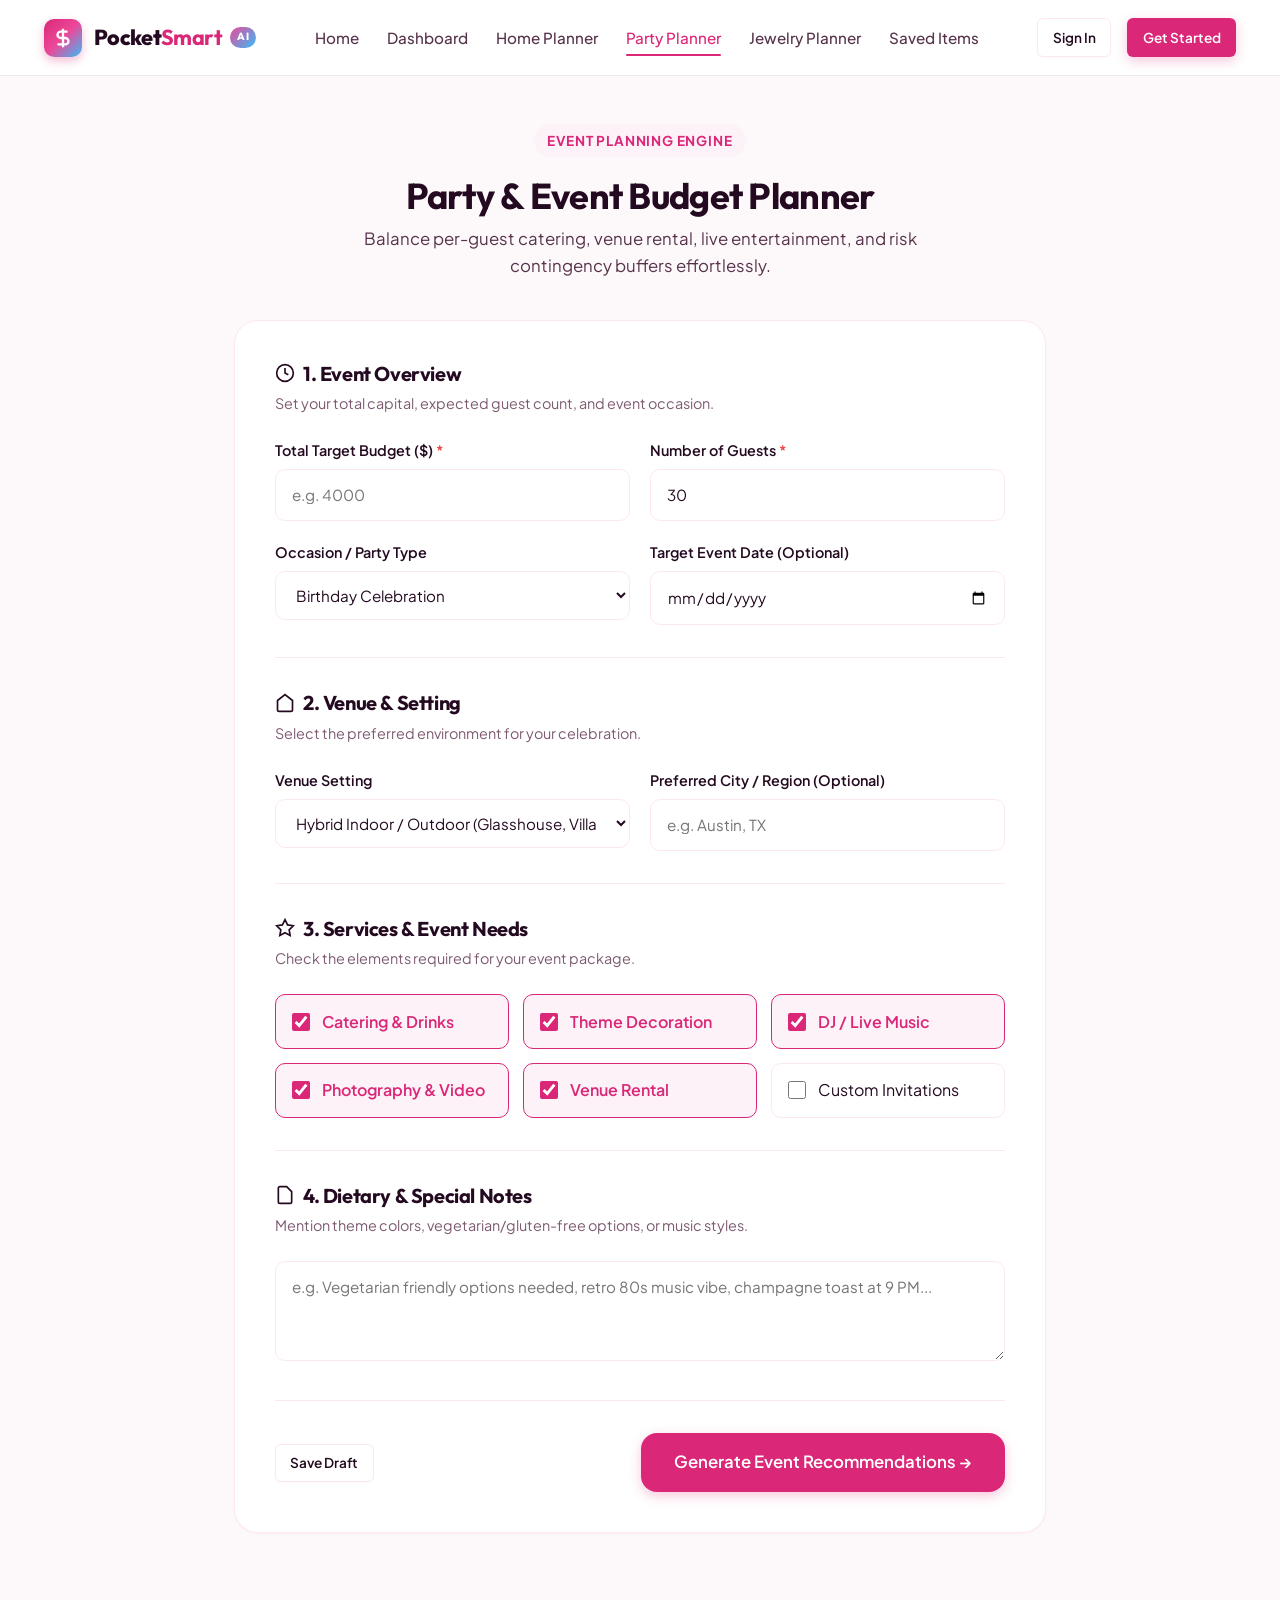
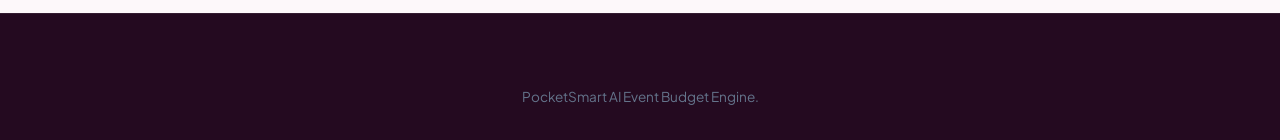
<file: party-planner.html>
<!DOCTYPE html>
<html lang="en">
<head>
  <meta charset="UTF-8">
  <meta name="viewport" content="width=device-width, initial-scale=1.0">
  <title>Party & Event Budget Planner – PocketSmart AI</title>
  <meta name="description" content="Plan milestone events, weddings, birthdays, and corporate celebrations with guest-based budget formulas.">
  <link rel="stylesheet" href="css/style.css">
  <link rel="stylesheet" href="css/components.css">
  <link rel="stylesheet" href="css/responsive.css">
</head>
<body>

  <!-- Demo Banner -->
  <div class="demo-banner">
    <span>💡 <strong>Event Engine:</strong> Automated catering calculations per guest and transparent 10% contingency allocation.</span>
  </div>

  <!-- Header -->
  <header class="navbar" id="topNav">
    <div class="container">
      <a href="index.html" class="brand-logo">
        <div class="brand-icon">
          <svg width="22" height="22" viewBox="0 0 24 24" fill="none" stroke="currentColor" stroke-width="2.5"><path d="M12 2v20M17 5H9.5a3.5 3.5 0 0 0 0 7h5a3.5 3.5 0 0 1 0 7H6"></path></svg>
        </div>
        <span>Pocket<span class="highlight">Smart</span></span>
        <span class="brand-badge">AI</span>
      </a>

      <nav>
        <ul class="nav-menu" id="navMenu">
          <li><a href="index.html" class="nav-link">Home</a></li>
          <li><a href="dashboard.html" class="nav-link">Dashboard</a></li>
          <li><a href="home-planner.html" class="nav-link">Home Planner</a></li>
          <li><a href="party-planner.html" class="nav-link active">Party Planner</a></li>
          <li><a href="jewelry-planner.html" class="nav-link">Jewelry Planner</a></li>
          <li><a href="saved.html" class="nav-link">Saved Items</a></li>
          <li class="mobile-actions"></li>
        </ul>
      </nav>

      <div class="nav-actions"></div>
      <button class="menu-toggle" id="menuToggle" aria-label="Toggle Navigation Menu">
        <svg width="24" height="24" viewBox="0 0 24 24" fill="none" stroke="currentColor" stroke-width="2"><line x1="3" y1="12" x2="21" y2="12"></line><line x1="3" y1="6" x2="21" y2="6"></line><line x1="3" y1="18" x2="21" y2="18"></line></svg>
      </button>
    </div>
  </header>

  <main class="main-content">
    <div class="container" style="padding-top: 3rem; padding-bottom: 5rem; max-width: 860px;">
      
      <div style="margin-bottom: 2.5rem; text-align: center;">
        <div class="section-tag">Event Planning Engine</div>
        <h1 style="font-size: 2.25rem; margin-bottom: 0.5rem;">Party & Event Budget Planner</h1>
        <p style="font-size: 1.05rem; max-width: 600px; margin: 0 auto;">
          Balance per-guest catering, venue rental, live entertainment, and risk contingency buffers effortlessly.
        </p>
      </div>

      <div class="form-card">
        <form id="partyPlannerForm">

          <!-- Section 1: Basic Information -->
          <div class="form-section">
            <h3 class="form-section-title">
              <svg width="20" height="20" viewBox="0 0 24 24" fill="none" stroke="currentColor" stroke-width="2"><circle cx="12" cy="12" r="10"></circle><path d="M12 6v6l4 2"></path></svg>
              1. Event Overview
            </h3>
            <p class="form-section-subtitle">Set your total capital, expected guest count, and event occasion.</p>

            <div class="grid-2" style="gap: 1.25rem;">
              <div class="form-group" style="margin: 0;">
                <label class="form-label" for="partyBudget">Total Target Budget ($) <span class="required">*</span></label>
                <input type="number" class="form-control" id="partyBudget" name="budget" placeholder="e.g. 4000" min="200" max="1000000" step="50" required />
              </div>

              <div class="form-group" style="margin: 0;">
                <label class="form-label" for="partyGuests">Number of Guests <span class="required">*</span></label>
                <input type="number" class="form-control" id="partyGuests" name="guests" placeholder="e.g. 35" min="2" max="5000" value="30" required />
              </div>

              <div class="form-group" style="margin: 0;">
                <label class="form-label" for="partyType">Occasion / Party Type</label>
                <select class="form-control" id="partyType" name="partyType">
                  <option value="Birthday">Birthday Celebration</option>
                  <option value="Wedding">Wedding Reception / Banquet</option>
                  <option value="Anniversary">Milestone Anniversary</option>
                  <option value="Corporate">Corporate Gala / Dinner</option>
                  <option value="Housewarming">Housewarming Gathering</option>
                  <option value="Other">Social Gathering / Other</option>
                </select>
              </div>

              <div class="form-group" style="margin: 0;">
                <label class="form-label" for="eventDate">Target Event Date (Optional)</label>
                <input type="date" class="form-control" id="eventDate" name="eventDate" />
              </div>
            </div>
          </div>

          <!-- Section 2: Venue Preference -->
          <div class="form-section">
            <h3 class="form-section-title">
              <svg width="20" height="20" viewBox="0 0 24 24" fill="none" stroke="currentColor" stroke-width="2"><path d="M3 9l9-7 9 7v11a2 2 0 0 1-2 2H5a2 2 0 0 1-2-2z"></path></svg>
              2. Venue & Setting
            </h3>
            <p class="form-section-subtitle">Select the preferred environment for your celebration.</p>

            <div class="grid-2" style="gap: 1.25rem;">
              <div class="form-group" style="margin: 0;">
                <label class="form-label" for="venueType">Venue Setting</label>
                <select class="form-control" id="venueType" name="venueType">
                  <option value="Indoor">Indoor (Loft, Banquet Hall, Private Dining)</option>
                  <option value="Outdoor">Outdoor (Rooftop, Garden Lawn, Poolside)</option>
                  <option value="Indoor / Outdoor" selected>Hybrid Indoor / Outdoor (Glasshouse, Villa)</option>
                </select>
              </div>

              <div class="form-group" style="margin: 0;">
                <label class="form-label" for="eventLocation">Preferred City / Region (Optional)</label>
                <input type="text" class="form-control" id="eventLocation" name="location" placeholder="e.g. Austin, TX" />
              </div>
            </div>
          </div>

          <!-- Section 3: Party Needs -->
          <div class="form-section">
            <h3 class="form-section-title">
              <svg width="20" height="20" viewBox="0 0 24 24" fill="none" stroke="currentColor" stroke-width="2"><polygon points="12 2 15.09 8.26 22 9.27 17 14.14 18.18 21.02 12 17.77 5.82 21.02 7 14.14 2 9.27 8.91 8.26 12 2"></polygon></svg>
              3. Services & Event Needs
            </h3>
            <p class="form-section-subtitle">Check the elements required for your event package.</p>

            <div class="checkbox-grid">
              <label class="checkbox-card selected">
                <input type="checkbox" name="needs" value="Catering" checked />
                <span>Catering & Drinks</span>
              </label>

              <label class="checkbox-card selected">
                <input type="checkbox" name="needs" value="Decoration" checked />
                <span>Theme Decoration</span>
              </label>

              <label class="checkbox-card selected">
                <input type="checkbox" name="needs" value="Entertainment" checked />
                <span>DJ / Live Music</span>
              </label>

              <label class="checkbox-card selected">
                <input type="checkbox" name="needs" value="Photography" checked />
                <span>Photography & Video</span>
              </label>

              <label class="checkbox-card selected">
                <input type="checkbox" name="needs" value="Venue" checked />
                <span>Venue Rental</span>
              </label>

              <label class="checkbox-card">
                <input type="checkbox" name="needs" value="Invitations" />
                <span>Custom Invitations</span>
              </label>
            </div>
          </div>

          <!-- Section 4: Dietary & Special Notes -->
          <div class="form-section">
            <h3 class="form-section-title">
              <svg width="20" height="20" viewBox="0 0 24 24" fill="none" stroke="currentColor" stroke-width="2"><path d="M14 2H6a2 2 0 0 0-2 2v16a2 2 0 0 0 2 2h12a2 2 0 0 0 2-2V8z"></path></svg>
              4. Dietary & Special Notes
            </h3>
            <p class="form-section-subtitle">Mention theme colors, vegetarian/gluten-free options, or music styles.</p>

            <div class="form-group" style="margin: 0;">
              <textarea class="form-control" id="partyNotes" name="notes" rows="3" placeholder="e.g. Vegetarian friendly options needed, retro 80s music vibe, champagne toast at 9 PM..."></textarea>
            </div>
          </div>

          <!-- Buttons -->
          <div style="display: flex; gap: 1rem; align-items: center; justify-content: space-between; flex-wrap: wrap; margin-top: 1.5rem;">
            <button type="button" class="btn btn-secondary btn-sm" id="savePartyDraftBtn">
              Save Draft
            </button>

            <button type="submit" class="btn btn-primary btn-lg">
              Generate Event Recommendations &rarr;
            </button>
          </div>

        </form>
      </div>

    </div>
  </main>

  <footer class="footer">
    <div class="container" style="text-align: center;">
      <p style="font-size: 0.85rem; color: #64748b;">PocketSmart AI Event Budget Engine.</p>
    </div>
  </footer>

  <script src="js/storage.js"></script>
  <script src="js/ui.js"></script>
  <script src="js/auth.js"></script>
  <script src="js/planners.js"></script>
</body>
</html>
</file>
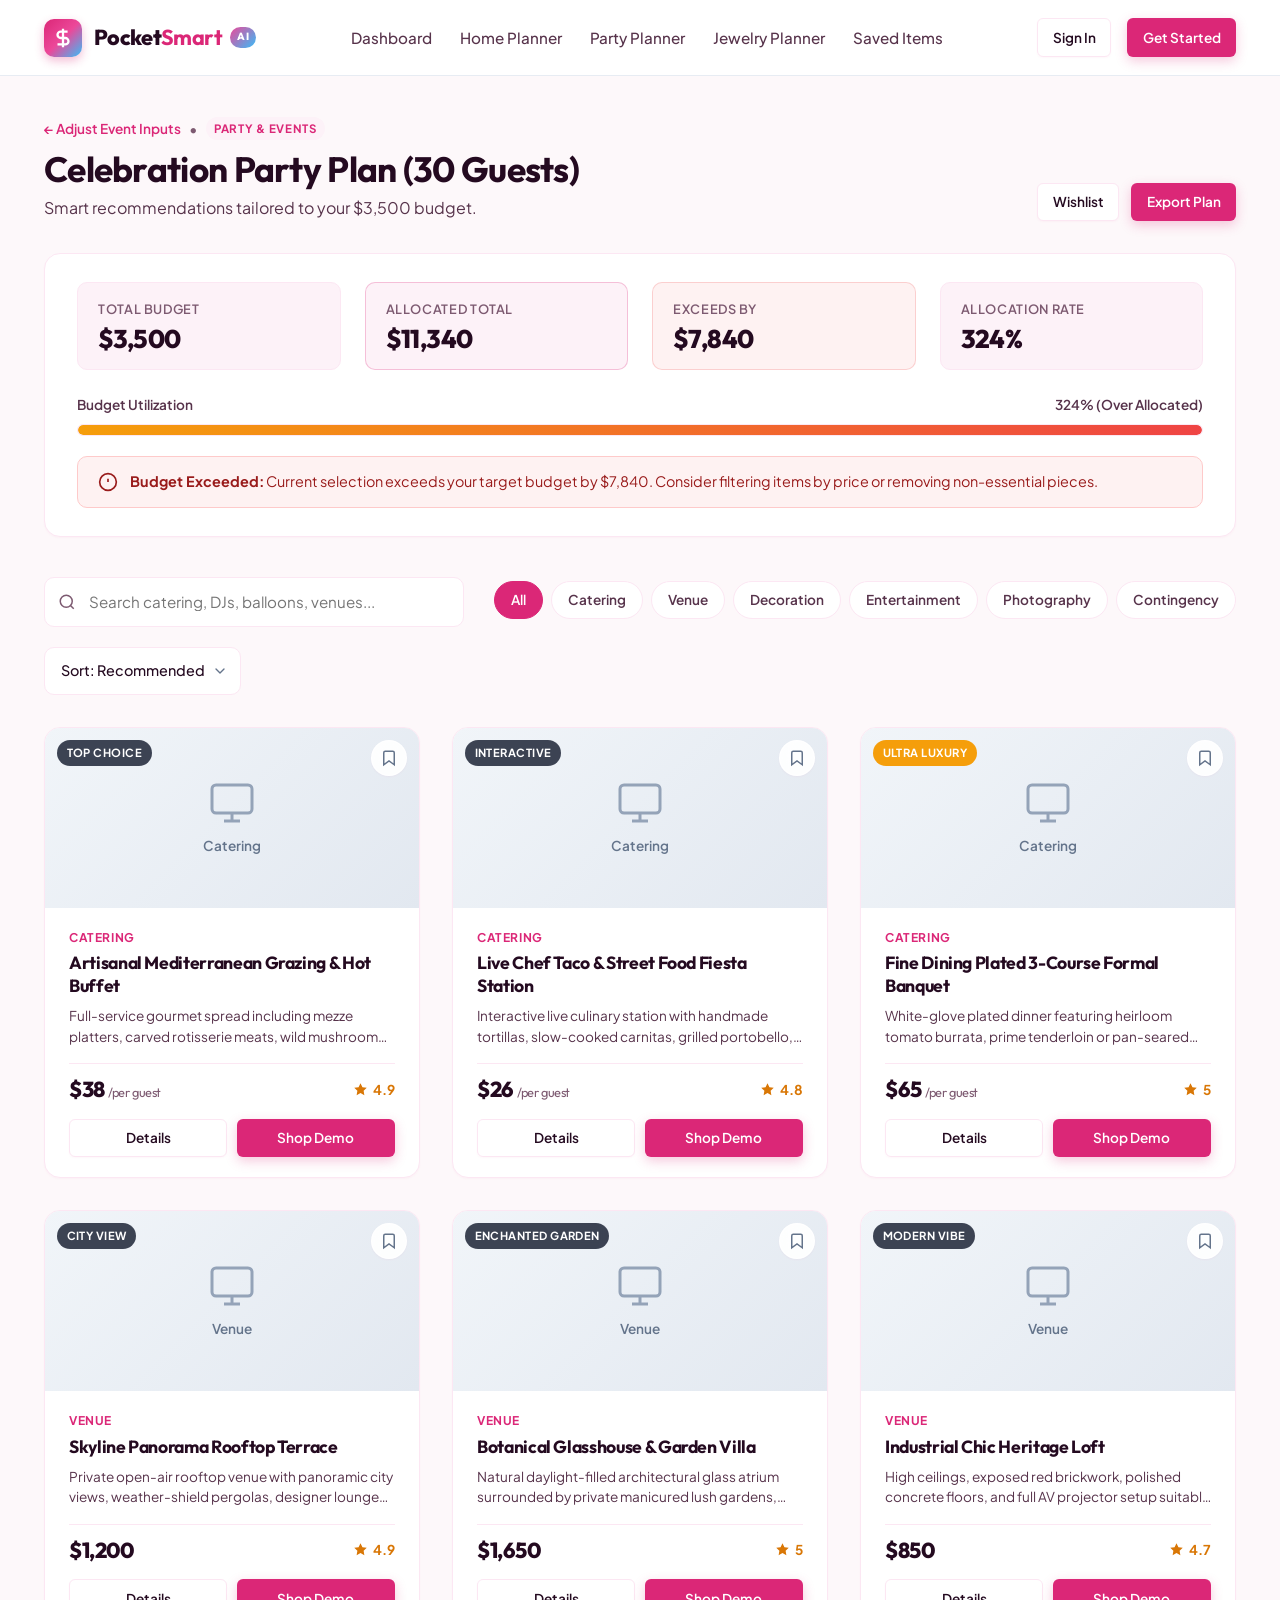
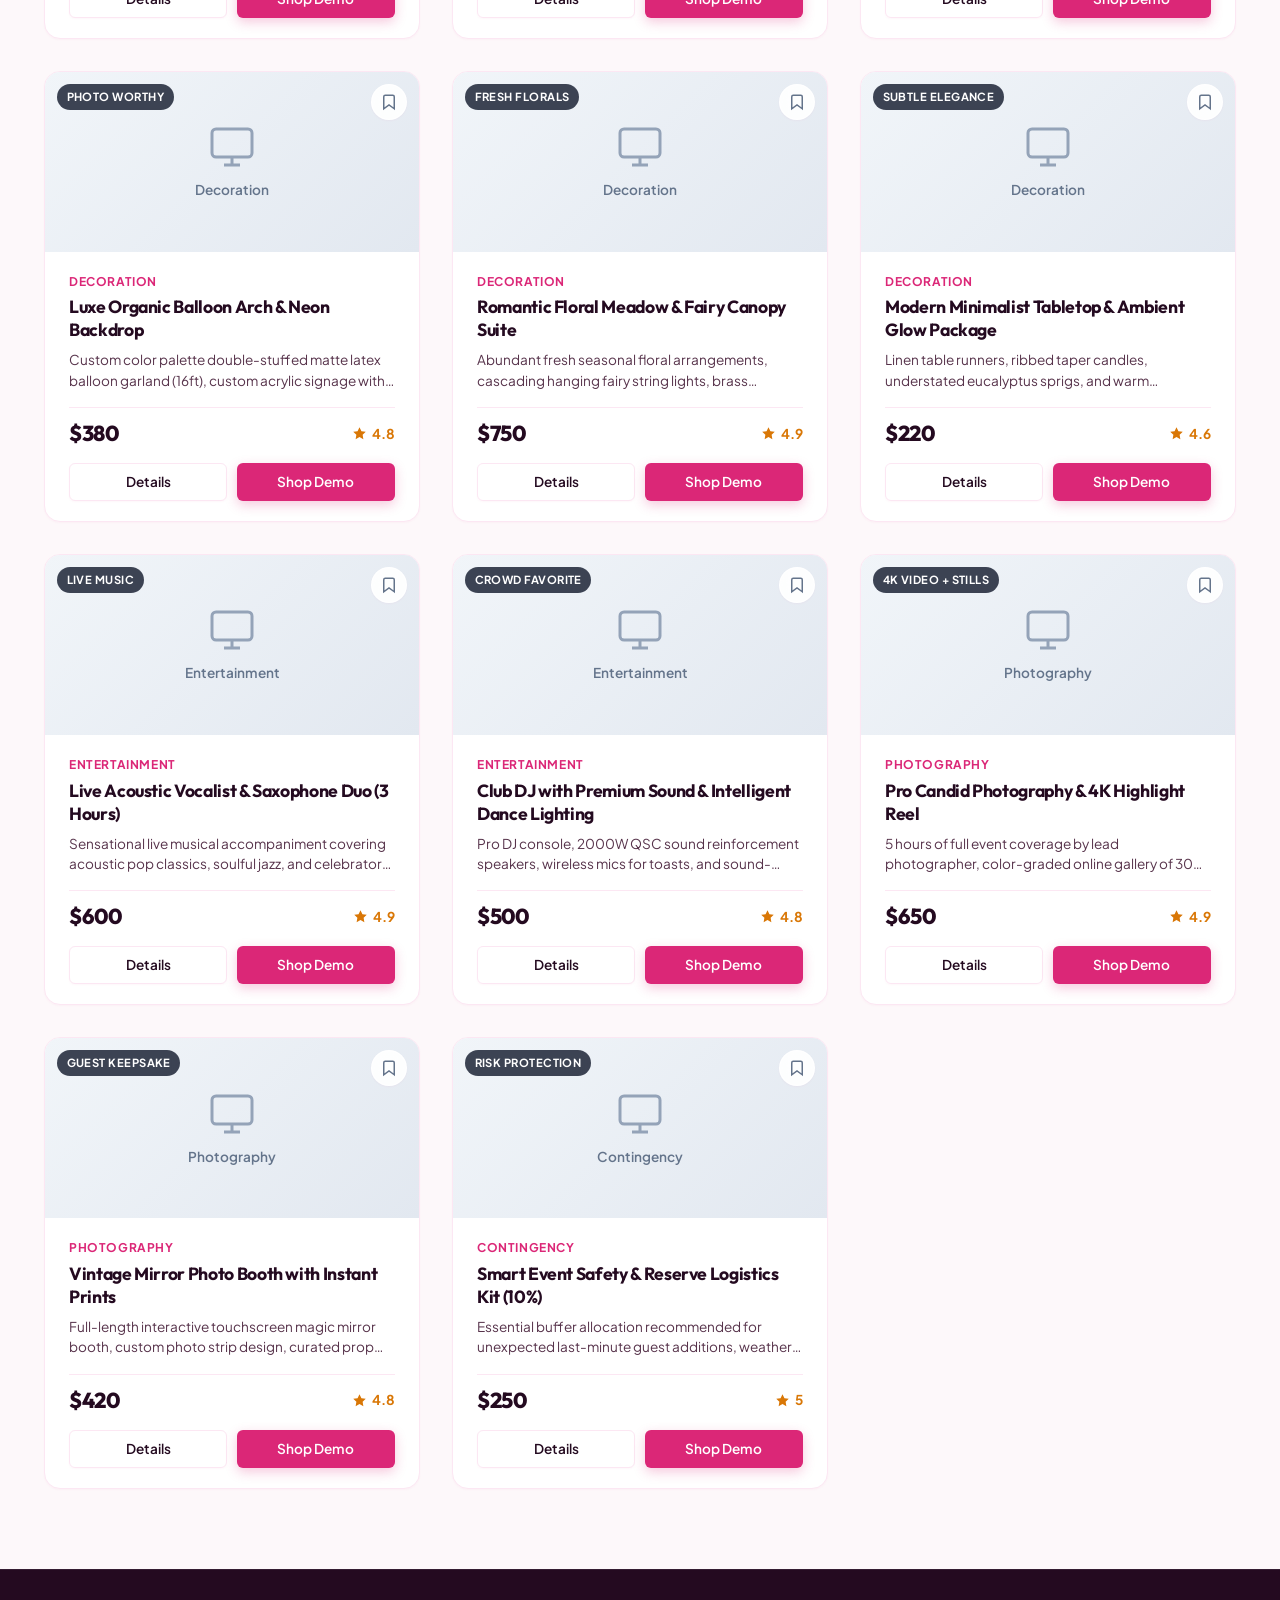
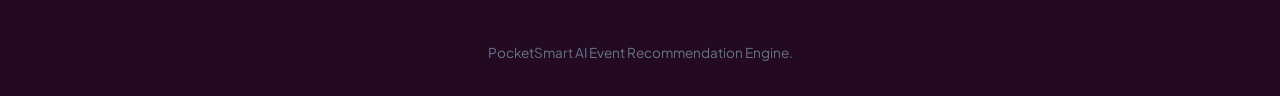
<file: party-recommendations.html>
<!DOCTYPE html>
<html lang="en">
<head>
  <meta charset="UTF-8">
  <meta name="viewport" content="width=device-width, initial-scale=1.0">
  <title>Party & Event Recommendations – PocketSmart AI</title>
  <meta name="description" content="Personalized catering, venue, decor, and entertainment recommendations for your celebration.">
  <link rel="stylesheet" href="css/style.css">
  <link rel="stylesheet" href="css/components.css">
  <link rel="stylesheet" href="css/responsive.css">
</head>
<body>

  <!-- Demo Banner -->
  <div class="demo-banner">
    <span>💡 <strong>Event Engine:</strong> Real-time budget monitoring including per-guest catering and contingency buffers.</span>
  </div>

  <!-- Header -->
  <header class="navbar" id="topNav">
    <div class="container">
      <a href="index.html" class="brand-logo">
        <div class="brand-icon">
          <svg width="22" height="22" viewBox="0 0 24 24" fill="none" stroke="currentColor" stroke-width="2.5"><path d="M12 2v20M17 5H9.5a3.5 3.5 0 0 0 0 7h5a3.5 3.5 0 0 1 0 7H6"></path></svg>
        </div>
        <span>Pocket<span class="highlight">Smart</span></span>
        <span class="brand-badge">AI</span>
      </a>

      <nav>
        <ul class="nav-menu" id="navMenu">
          <li><a href="dashboard.html" class="nav-link">Dashboard</a></li>
          <li><a href="home-planner.html" class="nav-link">Home Planner</a></li>
          <li><a href="party-planner.html" class="nav-link active">Party Planner</a></li>
          <li><a href="jewelry-planner.html" class="nav-link">Jewelry Planner</a></li>
          <li><a href="saved.html" class="nav-link">Saved Items</a></li>
          <li class="mobile-actions"></li>
        </ul>
      </nav>

      <div class="nav-actions"></div>
      <button class="menu-toggle" id="menuToggle" aria-label="Toggle Navigation Menu">
        <svg width="24" height="24" viewBox="0 0 24 24" fill="none" stroke="currentColor" stroke-width="2"><line x1="3" y1="12" x2="21" y2="12"></line><line x1="3" y1="6" x2="21" y2="6"></line><line x1="3" y1="18" x2="21" y2="18"></line></svg>
      </button>
    </div>
  </header>

  <main class="main-content">
    <div class="container" style="padding-top: 2.5rem; padding-bottom: 5rem;">
      
      <div style="display: flex; justify-content: space-between; align-items: flex-end; margin-bottom: 2rem; flex-wrap: wrap; gap: 1rem;">
        <div>
          <div style="display: flex; align-items: center; gap: 0.5rem; margin-bottom: 0.35rem;">
            <a href="party-planner.html" style="font-size: 0.85rem; font-weight: 600;">&larr; Adjust Event Inputs</a>
            <span style="color: var(--muted-text-color);">•</span>
            <span class="section-tag" style="margin: 0; padding: 0.15rem 0.5rem; font-size: 0.72rem;">Party & Events</span>
          </div>
          <h1 id="planTitle" style="font-size: 2.2rem; margin-bottom: 0.25rem;">Event Recommendation Package</h1>
          <p id="planSubtitle">Catering, venue, decor, and contingency allocations for your guest list.</p>
        </div>

        <div style="display: flex; gap: 0.75rem;">
          <a href="saved.html" class="btn btn-secondary btn-sm">Wishlist</a>
          <button class="btn btn-primary btn-sm" onclick="window.print()">Export Plan</button>
        </div>
      </div>

      <!-- Real-time Dynamic Budget Summary Card -->
      <div id="budgetSummaryCard" class="budget-summary-card"></div>

      <!-- Search & Filters Toolbar -->
      <div class="toolbar-container">
        <div class="search-box">
          <svg class="search-icon" width="18" height="18" viewBox="0 0 24 24" fill="none" stroke="currentColor" stroke-width="2">
            <circle cx="11" cy="11" r="8"></circle>
            <line x1="21" y1="21" x2="16.65" y2="16.65"></line>
          </svg>
          <input type="text" id="recommendationSearch" placeholder="Search catering, DJs, balloons, venues..." />
        </div>

        <div class="filter-pills" id="categoryFilters"></div>

        <div>
          <select class="sort-select" id="sortSelect">
            <option value="relevance">Sort: Recommended</option>
            <option value="price-low">Price: Low to High</option>
            <option value="price-high">Price: High to Low</option>
            <option value="rating">Highest Rated</option>
          </select>
        </div>
      </div>

      <!-- Products / Services Grid -->
      <div class="grid-3" id="productsGrid"></div>

    </div>
  </main>

  <footer class="footer">
    <div class="container" style="text-align: center;">
      <p style="font-size: 0.85rem; color: #64748b;">PocketSmart AI Event Recommendation Engine.</p>
    </div>
  </footer>

  <script src="js/storage.js"></script>
  <script src="js/ui.js"></script>
  <script src="js/auth.js"></script>
  <script src="js/recommendations.js"></script>
  <script>
    document.addEventListener('DOMContentLoaded', () => {
      Recommendations.init('party');
    });
  </script>
</body>
</html>
</file>
<file: css/style.css>
/* ==========================================================================
   PocketSmart AI - Core Design System & Global Styles
   ========================================================================== */

@import url('https://fonts.googleapis.com/css2?family=Plus+Jakarta+Sans:wght@300;400;500;600;700;800&family=Outfit:wght@400;500;600;700&display=swap');

:root {
  /* Color Palette */
  --primary-color: #240a20;
  /* Deep Berry / Plum-Slate */
  --primary-light: #3b1235;
  --primary-dark: #160414;
  --secondary-color: #db2777;
  /* Radiant Rose Pink */
  --secondary-hover: #be185d;
  --secondary-soft: #fdf2f8;
  --accent-color: #38bdf8;
  /* Lite Blue / Sky */
  --accent-blue-soft: #e0f2fe;
  --accent-gold: #d97706;
  /* Subtle Gold for Jewelry & Luxury */
  --accent-gold-light: #fef3c7;
  --accent-gold-dark: #b45309;
  --success-color: #10b981;
  /* Emerald */
  --success-soft: #ecfdf5;
  --warning-color: #f59e0b;
  /* Amber */
  --warning-soft: #fffbeb;
  --danger-color: #ef4444;
  /* Crimson */
  --danger-soft: #fef2f2;

  /* Surfaces & Backgrounds */
  --background-color: #fdf8fa;
  --surface-color: #ffffff;
  --surface-subtle: #fdf2f8;
  --surface-card: #ffffff;
  --surface-glass: rgba(255, 255, 255, 0.92);
  --surface-glass-dark: rgba(36, 10, 32, 0.94);

  /* Typography Colors */
  --text-color: #240a20;
  --text-secondary: #57334b;
  --muted-text-color: #7d5a71;
  --text-inverse: #ffffff;

  /* Borders & Shadows */
  --border-color: #fce7f3;
  --border-focus: #db2777;
  --shadow-sm: 0 1px 2px 0 rgba(219, 39, 119, 0.04);
  --shadow-md: 0 4px 6px -1px rgba(36, 10, 32, 0.07), 0 2px 4px -2px rgba(219, 39, 119, 0.05);
  --shadow-lg: 0 10px 15px -3px rgba(36, 10, 32, 0.08), 0 4px 6px -4px rgba(219, 39, 119, 0.04);
  --shadow-xl: 0 20px 25px -5px rgba(36, 10, 32, 0.1), 0 8px 10px -6px rgba(219, 39, 119, 0.05);
  --shadow-glow: 0 0 25px -5px rgba(219, 39, 119, 0.28);
  --shadow-gold: 0 10px 20px -5px rgba(217, 119, 6, 0.2);

  /* Dimensions & Radius */
  --radius-sm: 6px;
  --radius-md: 10px;
  --radius-lg: 16px;
  --radius-xl: 24px;
  --radius-full: 9999px;
  --container-max: 1240px;
  --nav-height: 76px;

  /* Fonts */
  --font-sans: 'Plus Jakarta Sans', -apple-system, BlinkMacSystemFont, 'Segoe UI', Roboto, sans-serif;
  --font-heading: 'Outfit', 'Plus Jakarta Sans', sans-serif;

  /* Transitions */
  --transition-fast: 150ms cubic-bezier(0.4, 0, 0.2, 1);
  --transition-normal: 250ms cubic-bezier(0.4, 0, 0.2, 1);
  --transition-slow: 350ms cubic-bezier(0.4, 0, 0.2, 1);
}

/* Base Reset */
*,
*::before,
*::after {
  box-sizing: border-box;
  margin: 0;
  padding: 0;
}

html {
  font-size: 16px;
  scroll-behavior: smooth;
  -webkit-font-smoothing: antialiased;
  -moz-osx-font-smoothing: grayscale;
}

body {
  font-family: var(--font-sans);
  background-color: var(--background-color);
  color: var(--text-color);
  line-height: 1.6;
  min-height: 100vh;
  display: flex;
  flex-direction: column;
  overflow-x: hidden;
}

img,
svg {
  display: block;
  max-width: 100%;
}

a {
  color: var(--secondary-color);
  text-decoration: none;
  transition: color var(--transition-fast);
}

a:hover {
  color: var(--secondary-hover);
}

button,
input,
select,
textarea {
  font: inherit;
  color: inherit;
}

/* Typography Hierarchy */
h1,
h2,
h3,
h4,
h5,
h6 {
  font-family: var(--font-heading);
  color: var(--primary-color);
  line-height: 1.25;
  font-weight: 700;
  letter-spacing: -0.02em;
}

h1 {
  font-size: clamp(2.25rem, 4vw + 1rem, 3.5rem);
}

h2 {
  font-size: clamp(1.75rem, 3vw + 0.5rem, 2.5rem);
}

h3 {
  font-size: clamp(1.25rem, 2vw + 0.25rem, 1.75rem);
}

h4 {
  font-size: 1.25rem;
  font-weight: 600;
}

h5 {
  font-size: 1.1rem;
  font-weight: 600;
}

h6 {
  font-size: 0.95rem;
  font-weight: 600;
  text-transform: uppercase;
  letter-spacing: 0.05em;
}

p {
  color: var(--text-secondary);
  font-size: 1rem;
}

.text-muted {
  color: var(--muted-text-color);
}

.text-primary {
  color: var(--secondary-color);
}

.text-gold {
  color: var(--accent-gold);
}

.text-danger {
  color: var(--danger-color);
}

.text-success {
  color: var(--success-color);
}

/* Layout Containers */
.container {
  width: 100%;
  max-width: var(--container-max);
  margin-left: auto;
  margin-right: auto;
  padding-left: 1.5rem;
  padding-right: 1.5rem;
}

.main-content {
  flex: 1 0 auto;
}

.section {
  padding: 5rem 0;
}

.section-subtle {
  background-color: var(--surface-color);
  border-top: 1px solid var(--border-color);
  border-bottom: 1px solid var(--border-color);
}

.section-dark {
  background-color: var(--primary-color);
  color: #fff;
}

.section-dark h2,
.section-dark h3,
.section-dark h4 {
  color: #fff;
}

.section-dark p {
  color: #94a3b8;
}

.section-header {
  text-align: center;
  max-width: 680px;
  margin: 0 auto 3.5rem;
}

.section-tag {
  display: inline-flex;
  align-items: center;
  gap: 0.5rem;
  padding: 0.35rem 0.85rem;
  background-color: var(--secondary-soft);
  color: var(--secondary-color);
  font-size: 0.85rem;
  font-weight: 700;
  text-transform: uppercase;
  letter-spacing: 0.06em;
  border-radius: var(--radius-full);
  margin-bottom: 1rem;
}

.section-tag.gold {
  background-color: var(--accent-gold-light);
  color: var(--accent-gold-dark);
}

.section-header h2 {
  margin-bottom: 1rem;
}

/* Grid Utilities */
.grid-2 {
  display: grid;
  grid-template-columns: repeat(2, 1fr);
  gap: 2rem;
}

.grid-3 {
  display: grid;
  grid-template-columns: repeat(3, 1fr);
  gap: 2rem;
}

.grid-4 {
  display: grid;
  grid-template-columns: repeat(4, 1fr);
  gap: 1.5rem;
}

/* Buttons */
.btn {
  display: inline-flex;
  align-items: center;
  justify-content: center;
  gap: 0.6rem;
  padding: 0.75rem 1.5rem;
  font-weight: 600;
  font-size: 0.95rem;
  border-radius: var(--radius-md);
  border: 1px solid transparent;
  cursor: pointer;
  transition: all var(--transition-normal);
  text-decoration: none;
  white-space: nowrap;
}

.btn:focus-visible {
  outline: 2px solid var(--border-focus);
  outline-offset: 2px;
}

.btn-primary {
  background-color: var(--secondary-color);
  color: #ffffff;
  box-shadow: 0 4px 12px rgba(219, 39, 119, 0.25);
}

.btn-primary:hover {
  background-color: var(--secondary-hover);
  color: #ffffff;
  transform: translateY(-2px);
  box-shadow: 0 6px 16px rgba(219, 39, 119, 0.35);
}

.btn-secondary {
  background-color: var(--surface-color);
  color: var(--primary-color);
  border-color: var(--border-color);
  box-shadow: var(--shadow-sm);
}

.btn-secondary:hover {
  background-color: var(--surface-subtle);
  border-color: #cbd5e1;
  color: var(--primary-color);
  transform: translateY(-2px);
}

.btn-outline {
  background-color: transparent;
  color: var(--secondary-color);
  border-color: var(--secondary-color);
}

.btn-outline:hover {
  background-color: var(--secondary-soft);
  color: var(--secondary-hover);
}

.btn-gold {
  background: linear-gradient(135deg, #f59e0b 0%, #d97706 100%);
  color: #ffffff;
  box-shadow: 0 4px 14px rgba(217, 119, 6, 0.3);
}

.btn-gold:hover {
  background: linear-gradient(135deg, #fbbf24 0%, #b45309 100%);
  color: #ffffff;
  transform: translateY(-2px);
  box-shadow: 0 6px 18px rgba(217, 119, 6, 0.4);
}

.btn-danger {
  background-color: var(--danger-color);
  color: #fff;
}

.btn-danger:hover {
  background-color: #dc2626;
  color: #fff;
}

.btn-sm {
  padding: 0.45rem 0.9rem;
  font-size: 0.85rem;
  border-radius: var(--radius-sm);
}

.btn-lg {
  padding: 0.95rem 2rem;
  font-size: 1.05rem;
  border-radius: var(--radius-lg);
}

.btn-block {
  width: 100%;
}

/* Navigation Bar */
.navbar {
  position: sticky;
  top: 0;
  z-index: 100;
  height: var(--nav-height);
  background-color: var(--surface-glass);
  backdrop-filter: blur(12px);
  -webkit-backdrop-filter: blur(12px);
  border-bottom: 1px solid rgba(226, 232, 240, 0.8);
  display: flex;
  align-items: center;
  transition: all var(--transition-normal);
}

.navbar .container {
  display: flex;
  align-items: center;
  justify-content: space-between;
}

/* Brand Logo */
.brand-logo {
  display: flex;
  align-items: center;
  gap: 0.75rem;
  font-family: var(--font-heading);
  font-size: 1.35rem;
  font-weight: 800;
  color: var(--primary-color);
  text-decoration: none;
  letter-spacing: -0.03em;
}

.brand-icon {
  width: 38px;
  height: 38px;
  background: linear-gradient(135deg, #db2777 0%, #ec4899 50%, #38bdf8 100%);
  border-radius: 10px;
  display: flex;
  align-items: center;
  justify-content: center;
  color: #ffffff;
  box-shadow: 0 4px 10px rgba(219, 39, 119, 0.3);
}

.brand-logo span.highlight {
  color: var(--secondary-color);
  font-weight: 700;
}

.brand-badge {
  font-size: 0.65rem;
  font-weight: 800;
  text-transform: uppercase;
  background: linear-gradient(135deg, #ec4899, #38bdf8);
  color: #ffffff;
  padding: 0.15rem 0.45rem;
  border-radius: var(--radius-full);
  margin-left: -0.25rem;
  letter-spacing: 0.05em;
}

/* Nav Menu */
.nav-menu {
  display: flex;
  align-items: center;
  gap: 1.75rem;
  list-style: none;
}

.nav-menu .mobile-actions {
  display: none;
}

.nav-link {
  font-weight: 500;
  font-size: 0.95rem;
  color: var(--text-secondary);
  transition: color var(--transition-fast);
  position: relative;
  padding: 0.35rem 0;
}

.nav-link:hover,
.nav-link.active {
  color: var(--secondary-color);
}

.nav-link.active::after {
  content: '';
  position: absolute;
  bottom: -4px;
  left: 0;
  width: 100%;
  height: 2px;
  background-color: var(--secondary-color);
  border-radius: var(--radius-full);
}

/* Nav Actions */
.nav-actions {
  display: flex;
  align-items: center;
  gap: 1rem;
}

/* User pill in nav when logged in */
.nav-user-pill {
  display: flex;
  align-items: center;
  gap: 0.5rem;
  padding: 0.35rem 0.75rem;
  background-color: var(--surface-subtle);
  border: 1px solid var(--border-color);
  border-radius: var(--radius-full);
  font-size: 0.85rem;
  font-weight: 600;
  color: var(--primary-color);
}

.nav-user-avatar {
  width: 26px;
  height: 26px;
  border-radius: 50%;
  background-color: var(--secondary-color);
  color: #fff;
  display: flex;
  align-items: center;
  justify-content: center;
  font-size: 0.75rem;
  font-weight: 700;
}

/* Mobile Hamburger Toggle */
.menu-toggle {
  display: none;
  background: none;
  border: none;
  cursor: pointer;
  padding: 0.5rem;
  color: var(--primary-color);
}

/* Demo Notice Banner - Hidden as requested */
.demo-banner {
  display: none !important;
}

/* Creator Spotlight Badge */
.creator-spotlight-badge {
  display: inline-flex;
  align-items: center;
  gap: 1rem;
  background: var(--surface-card);
  border: 1px solid var(--border-color);
  padding: 0.9rem 1.4rem;
  border-radius: var(--radius-lg);
  box-shadow: 0 4px 15px rgba(15, 23, 42, 0.06);
  margin-top: 1.5rem;
  transition: all var(--transition-normal);
  text-align: left;
}

.creator-spotlight-badge:hover {
  transform: translateY(-2px);
  box-shadow: 0 8px 25px rgba(219, 39, 119, 0.18);
  border-color: var(--secondary-color);
}

.creator-avatar-circle {
  width: 48px;
  height: 48px;
  border-radius: 50%;
  background: linear-gradient(135deg, #be185d 0%, #db2777 50%, #38bdf8 100%);
  color: #ffffff;
  display: flex;
  align-items: center;
  justify-content: center;
  font-weight: 800;
  font-size: 1.1rem;
  box-shadow: 0 4px 12px rgba(219, 39, 119, 0.35);
  flex-shrink: 0;
}

.creator-meta {
  display: flex;
  flex-direction: column;
}

.creator-by {
  font-size: 0.72rem;
  text-transform: uppercase;
  letter-spacing: 0.08em;
  color: var(--secondary-color);
  font-weight: 700;
}

.creator-name {
  font-size: 1.15rem;
  font-weight: 800;
  color: var(--primary-color);
  margin: 0.1rem 0;
  line-height: 1.2;
}

.creator-detail {
  font-size: 0.85rem;
  color: var(--text-secondary);
  line-height: 1.35;
}

/* Footer Creator Credit Box */
.footer-creator-box {
  background: rgba(255, 255, 255, 0.06);
  border: 1px solid rgba(255, 255, 255, 0.12);
  border-radius: var(--radius-md);
  padding: 1.1rem 1.35rem;
  margin-top: 1.25rem;
  display: flex;
  align-items: center;
  gap: 1rem;
}

.footer-creator-avatar {
  width: 42px;
  height: 42px;
  border-radius: 50%;
  background: linear-gradient(135deg, #db2777, #38bdf8);
  color: #fff;
  display: flex;
  align-items: center;
  justify-content: center;
  font-weight: 800;
  font-size: 0.95rem;
  flex-shrink: 0;
}

/* Hero Section */
.hero {
  position: relative;
  padding: 4.5rem 0 5.5rem;
  background: radial-gradient(circle at 80% 20%, rgba(219, 39, 119, 0.08) 0%, transparent 50%),
    radial-gradient(circle at 10% 80%, rgba(56, 189, 248, 0.08) 0%, transparent 40%),
    var(--background-color);
  overflow: hidden;
}

.hero-grid {
  display: grid;
  grid-template-columns: 1.15fr 0.85fr;
  align-items: center;
  gap: 3.5rem;
}

.hero-content h1 {
  margin-bottom: 1.25rem;
  color: var(--primary-color);
}

.hero-content h1 span.gradient-text {
  background: linear-gradient(135deg, #db2777 0%, #ec4899 50%, #38bdf8 100%);
  -webkit-background-clip: text;
  background-clip: text;
  -webkit-text-fill-color: transparent;
}

.hero-subtitle {
  font-size: 1.15rem;
  color: var(--text-secondary);
  margin-bottom: 2rem;
  max-width: 540px;
  line-height: 1.65;
}

.hero-cta {
  display: flex;
  align-items: center;
  gap: 1rem;
  margin-bottom: 2.5rem;
}

.hero-stats {
  display: flex;
  align-items: center;
  gap: 2.5rem;
  padding-top: 1.5rem;
  border-top: 1px solid var(--border-color);
}

.stat-item h4 {
  font-size: 1.6rem;
  color: var(--primary-color);
  font-weight: 800;
  line-height: 1.1;
}

.stat-item p {
  font-size: 0.82rem;
  color: var(--muted-text-color);
  text-transform: uppercase;
  letter-spacing: 0.05em;
  font-weight: 600;
}

/* Hero Visual Banner */
.hero-visual-card {
  position: relative;
  border-radius: var(--radius-xl);
  overflow: hidden;
  box-shadow: var(--shadow-xl);
  border: 1px solid rgba(255, 255, 255, 0.8);
  background: #ffffff;
  transition: transform var(--transition-slow);
}

.hero-visual-card:hover {
  transform: translateY(-4px);
}

.hero-visual-img {
  width: 100%;
  height: 380px;
  object-fit: cover;
  display: block;
}

.hero-floating-badge {
  position: absolute;
  bottom: 1.25rem;
  left: 1.25rem;
  right: 1.25rem;
  background: var(--surface-glass);
  backdrop-filter: blur(16px);
  -webkit-backdrop-filter: blur(16px);
  padding: 1rem 1.25rem;
  border-radius: var(--radius-lg);
  border: 1px solid rgba(255, 255, 255, 0.9);
  box-shadow: var(--shadow-md);
  display: flex;
  align-items: center;
  justify-content: space-between;
}

.hero-badge-info h5 {
  font-size: 0.95rem;
  margin-bottom: 0.2rem;
}

.hero-badge-info p {
  font-size: 0.8rem;
  color: var(--muted-text-color);
}

.hero-badge-value {
  font-size: 1.1rem;
  font-weight: 800;
  color: var(--success-color);
}

/* Planner Cards Section */
.planner-card {
  background-color: var(--surface-card);
  border-radius: var(--radius-lg);
  border: 1px solid var(--border-color);
  overflow: hidden;
  box-shadow: var(--shadow-sm);
  transition: all var(--transition-normal);
  display: flex;
  flex-direction: column;
}

.planner-card:hover {
  transform: translateY(-6px);
  box-shadow: var(--shadow-xl);
  border-color: #cbd5e1;
}

.planner-card-img-wrap {
  position: relative;
  height: 200px;
  overflow: hidden;
  background-color: #e2e8f0;
}

.planner-card-img {
  width: 100%;
  height: 100%;
  object-fit: cover;
  transition: transform var(--transition-slow);
}

.planner-card:hover .planner-card-img {
  transform: scale(1.05);
}

.planner-badge {
  position: absolute;
  top: 1rem;
  left: 1rem;
  padding: 0.35rem 0.75rem;
  border-radius: var(--radius-full);
  font-size: 0.75rem;
  font-weight: 700;
  letter-spacing: 0.04em;
  text-transform: uppercase;
  background: var(--surface-glass);
  backdrop-filter: blur(8px);
  color: var(--primary-color);
  box-shadow: var(--shadow-sm);
}

.planner-badge.gold {
  background: rgba(254, 243, 199, 0.95);
  color: var(--accent-gold-dark);
}

.planner-card-body {
  padding: 1.75rem;
  display: flex;
  flex-direction: column;
  flex-grow: 1;
}

.planner-card-icon {
  width: 44px;
  height: 44px;
  border-radius: var(--radius-md);
  background-color: var(--secondary-soft);
  color: var(--secondary-color);
  display: flex;
  align-items: center;
  justify-content: center;
  margin-bottom: 1.25rem;
}

.planner-card.gold-theme .planner-card-icon {
  background-color: var(--accent-gold-light);
  color: var(--accent-gold-dark);
}

.planner-card-body h3 {
  font-size: 1.35rem;
  margin-bottom: 0.65rem;
}

.planner-card-body p {
  font-size: 0.95rem;
  color: var(--text-secondary);
  margin-bottom: 1.25rem;
  flex-grow: 1;
}

.planner-features {
  list-style: none;
  margin-bottom: 1.5rem;
  display: flex;
  flex-direction: column;
  gap: 0.5rem;
}

.planner-features li {
  font-size: 0.85rem;
  color: var(--text-secondary);
  display: flex;
  align-items: center;
  gap: 0.5rem;
}

.planner-features li svg {
  color: var(--success-color);
  flex-shrink: 0;
}

/* How It Works Steps */
.step-card {
  position: relative;
  background: var(--surface-card);
  padding: 2.25rem 1.75rem;
  border-radius: var(--radius-lg);
  border: 1px solid var(--border-color);
  text-align: center;
  box-shadow: var(--shadow-sm);
  transition: all var(--transition-normal);
}

.step-card:hover {
  transform: translateY(-4px);
  box-shadow: var(--shadow-md);
  border-color: var(--secondary-color);
}

.step-number {
  width: 46px;
  height: 46px;
  border-radius: 50%;
  background: var(--secondary-soft);
  color: var(--secondary-color);
  font-size: 1.15rem;
  font-weight: 800;
  display: flex;
  align-items: center;
  justify-content: center;
  margin: 0 auto 1.25rem;
  border: 2px solid rgba(219, 39, 119, 0.25);
}

.step-card h4 {
  margin-bottom: 0.75rem;
  font-size: 1.15rem;
}

.step-card p {
  font-size: 0.9rem;
  line-height: 1.55;
}

/* Feature Grid */
.feature-box {
  background: var(--surface-card);
  padding: 2rem;
  border-radius: var(--radius-lg);
  border: 1px solid var(--border-color);
  transition: all var(--transition-normal);
}

.feature-box:hover {
  transform: translateY(-4px);
  box-shadow: var(--shadow-md);
  border-color: #cbd5e1;
}

.feature-icon-box {
  width: 48px;
  height: 48px;
  border-radius: 12px;
  background: var(--secondary-soft);
  color: var(--secondary-color);
  display: flex;
  align-items: center;
  justify-content: center;
  margin-bottom: 1.25rem;
}

.feature-box h4 {
  font-size: 1.15rem;
  margin-bottom: 0.65rem;
}

/* Testimonial Cards */
.testimonial-card {
  background: var(--surface-card);
  padding: 2rem;
  border-radius: var(--radius-lg);
  border: 1px solid var(--border-color);
  box-shadow: var(--shadow-sm);
  display: flex;
  flex-direction: column;
  justify-content: space-between;
}

.testimonial-rating {
  display: flex;
  gap: 0.25rem;
  color: #f59e0b;
  margin-bottom: 1rem;
}

.testimonial-quote {
  font-size: 0.95rem;
  font-style: italic;
  color: var(--text-secondary);
  line-height: 1.6;
  margin-bottom: 1.5rem;
}

.testimonial-author {
  display: flex;
  align-items: center;
  gap: 0.85rem;
}

.testimonial-avatar {
  width: 42px;
  height: 42px;
  border-radius: 50%;
  background: linear-gradient(135deg, #db2777, #38bdf8);
  color: #fff;
  display: flex;
  align-items: center;
  justify-content: center;
  font-weight: 700;
  font-size: 0.9rem;
}

.testimonial-meta h5 {
  font-size: 0.95rem;
  line-height: 1.2;
}

.testimonial-meta p {
  font-size: 0.8rem;
  color: var(--muted-text-color);
}

/* Call to Action Bar */
.cta-banner {
  background: linear-gradient(135deg, #240a20 0%, #3b1235 100%);
  border-radius: var(--radius-xl);
  padding: 4.5rem 3rem;
  text-align: center;
  color: #fff;
  box-shadow: var(--shadow-xl);
  position: relative;
  overflow: hidden;
}

.cta-banner::before {
  content: '';
  position: absolute;
  top: -50%;
  right: -20%;
  width: 400px;
  height: 400px;
  background: radial-gradient(circle, rgba(219, 39, 119, 0.35) 0%, transparent 70%);
  border-radius: 50%;
}

.cta-banner h2 {
  color: #fff;
  font-size: clamp(2rem, 3.5vw, 2.75rem);
  margin-bottom: 1rem;
  position: relative;
  z-index: 1;
}

.cta-banner p {
  color: #94a3b8;
  font-size: 1.15rem;
  max-width: 600px;
  margin: 0 auto 2.25rem;
  position: relative;
  z-index: 1;
}

.cta-buttons {
  display: flex;
  align-items: center;
  justify-content: center;
  gap: 1rem;
  position: relative;
  z-index: 1;
}

/* Footer */
.footer {
  background-color: var(--primary-color);
  color: #94a3b8;
  padding-top: 4.5rem;
  padding-bottom: 2rem;
  border-top: 1px solid rgba(255, 255, 255, 0.08);
}

.footer-grid {
  display: grid;
  grid-template-columns: 2fr 1fr 1fr 1fr;
  gap: 3rem;
  margin-bottom: 3.5rem;
}

.footer-brand p {
  color: #94a3b8;
  margin-top: 1rem;
  font-size: 0.95rem;
  max-width: 320px;
}

.footer-title {
  color: #ffffff;
  font-size: 0.95rem;
  font-weight: 700;
  text-transform: uppercase;
  letter-spacing: 0.05em;
  margin-bottom: 1.25rem;
}

.footer-links {
  list-style: none;
  display: flex;
  flex-direction: column;
  gap: 0.75rem;
}

.footer-links a {
  color: #94a3b8;
  font-size: 0.9rem;
  transition: color var(--transition-fast);
}

.footer-links a:hover {
  color: #ffffff;
  padding-left: 3px;
}

.footer-bottom {
  display: flex;
  align-items: center;
  justify-content: space-between;
  padding-top: 2rem;
  border-top: 1px solid rgba(255, 255, 255, 0.08);
  font-size: 0.85rem;
}

.footer-bottom p {
  color: #64748b;
  font-size: 0.85rem;
}

.footer-demo-note {
  font-size: 0.8rem;
  color: #cbd5e1;
  background: rgba(255, 255, 255, 0.06);
  padding: 0.35rem 0.85rem;
  border-radius: var(--radius-full);
}
</file>
<file: css/components.css>
/* ==========================================================================
   PocketSmart AI - Components & Interactive UI Elements
   ========================================================================== */

/* Budget Overview & Gauge Widget */
.budget-summary-card {
  background: var(--surface-card);
  border-radius: var(--radius-lg);
  border: 1px solid var(--border-color);
  padding: 1.75rem 2rem;
  box-shadow: var(--shadow-sm);
  margin-bottom: 2.5rem;
}

.budget-stats-row {
  display: grid;
  grid-template-columns: repeat(4, 1fr);
  gap: 1.5rem;
  margin-bottom: 1.5rem;
}

.budget-stat-box {
  padding: 1rem 1.25rem;
  border-radius: var(--radius-md);
  background: var(--surface-subtle);
  border: 1px solid var(--border-color);
}

.budget-stat-box.highlight {
  background: var(--secondary-soft);
  border-color: rgba(219, 39, 119, 0.25);
}

.budget-stat-box.success {
  background: var(--success-soft);
  border-color: rgba(16, 185, 129, 0.2);
}

.budget-stat-box.warning {
  background: var(--danger-soft);
  border-color: rgba(239, 68, 68, 0.2);
}

.budget-stat-box p.label {
  font-size: 0.8rem;
  font-weight: 600;
  text-transform: uppercase;
  letter-spacing: 0.05em;
  color: var(--muted-text-color);
  margin-bottom: 0.35rem;
}

.budget-stat-box h3.value {
  font-size: 1.6rem;
  font-weight: 800;
  color: var(--primary-color);
  line-height: 1.1;
}

/* Allocation Progress Bar */
.budget-progress-container {
  margin-top: 1rem;
}

.budget-progress-header {
  display: flex;
  justify-content: space-between;
  align-items: center;
  font-size: 0.85rem;
  font-weight: 600;
  margin-bottom: 0.5rem;
  color: var(--text-secondary);
}

.budget-progress-bar {
  height: 12px;
  background-color: var(--surface-subtle);
  border-radius: var(--radius-full);
  overflow: hidden;
  position: relative;
  border: 1px solid var(--border-color);
}

.budget-progress-fill {
  height: 100%;
  background: linear-gradient(90deg, #db2777, #38bdf8);
  border-radius: var(--radius-full);
  transition: width 0.6s cubic-bezier(0.4, 0, 0.2, 1), background-color 0.3s;
}

.budget-progress-fill.status-over {
  background: linear-gradient(90deg, #f59e0b, #ef4444);
}

.budget-progress-fill.status-optimal {
  background: linear-gradient(90deg, #10b981, #34d399);
}

/* Budget Warning Alert Banner */
.budget-alert {
  margin-top: 1.25rem;
  padding: 0.85rem 1.25rem;
  border-radius: var(--radius-md);
  font-size: 0.9rem;
  display: flex;
  align-items: center;
  gap: 0.75rem;
  animation: fadeIn 0.3s ease;
}

.budget-alert.alert-warning {
  background-color: var(--danger-soft);
  color: #991b1b;
  border: 1px solid #fecaca;
}

.budget-alert.alert-success {
  background-color: var(--success-soft);
  color: #065f46;
  border: 1px solid #a7f3d0;
}

/* Search, Filter & Controls Toolbar */
.toolbar-container {
  display: flex;
  align-items: center;
  justify-content: space-between;
  gap: 1.25rem;
  margin-bottom: 2rem;
  flex-wrap: wrap;
}

.search-box {
  position: relative;
  flex: 1;
  min-width: 260px;
  max-width: 420px;
}

.search-box input {
  width: 100%;
  padding: 0.75rem 1rem 0.75rem 2.75rem;
  border-radius: var(--radius-md);
  border: 1px solid var(--border-color);
  background-color: var(--surface-card);
  font-size: 0.95rem;
  transition: all var(--transition-fast);
}

.search-box input:focus {
  outline: none;
  border-color: var(--secondary-color);
  box-shadow: 0 0 0 3px rgba(219, 39, 119, 0.18);
}

.search-box svg.search-icon {
  position: absolute;
  left: 0.9rem;
  top: 50%;
  transform: translateY(-50%);
  color: var(--muted-text-color);
  pointer-events: none;
}

.filter-pills {
  display: flex;
  align-items: center;
  gap: 0.5rem;
  overflow-x: auto;
  padding-bottom: 4px;
}

.filter-pill {
  padding: 0.45rem 1rem;
  border-radius: var(--radius-full);
  border: 1px solid var(--border-color);
  background-color: var(--surface-card);
  font-size: 0.85rem;
  font-weight: 600;
  color: var(--text-secondary);
  cursor: pointer;
  white-space: nowrap;
  transition: all var(--transition-fast);
}

.filter-pill:hover {
  background-color: var(--surface-subtle);
  border-color: #cbd5e1;
}

.filter-pill.active {
  background-color: var(--secondary-color);
  color: #fff;
  border-color: var(--secondary-color);
}

.sort-select {
  padding: 0.7rem 2.2rem 0.7rem 1rem;
  border-radius: var(--radius-md);
  border: 1px solid var(--border-color);
  background-color: var(--surface-card);
  font-size: 0.9rem;
  font-weight: 500;
  color: var(--text-color);
  cursor: pointer;
  appearance: none;
  background-image: url("data:image/svg+xml,%3Csvg xmlns='http://www.w3.org/2000/svg' width='16' height='16' viewBox='0 0 24 24' fill='none' stroke='%2364748b' stroke-width='2' stroke-linecap='round' stroke-linejoin='round'%3E%3Cpolyline points='6 9 12 15 18 9'%3E%3C/polyline%3E%3C/svg%3E");
  background-repeat: no-repeat;
  background-position: right 0.75rem center;
}

.sort-select:focus {
  outline: none;
  border-color: var(--secondary-color);
}

/* Product Recommendation Card */
.product-card {
  background: var(--surface-card);
  border-radius: var(--radius-lg);
  border: 1px solid var(--border-color);
  overflow: hidden;
  box-shadow: var(--shadow-sm);
  transition: all var(--transition-normal);
  display: flex;
  flex-direction: column;
  position: relative;
}

.product-card:hover {
  transform: translateY(-4px);
  box-shadow: var(--shadow-lg);
  border-color: #cbd5e1;
}

.product-card-header {
  position: relative;
  height: 180px;
  background: linear-gradient(135deg, #f1f5f9 0%, #e2e8f0 100%);
  display: flex;
  align-items: center;
  justify-content: center;
  overflow: hidden;
}

.product-card-img-placeholder {
  display: flex;
  flex-direction: column;
  align-items: center;
  justify-content: center;
  gap: 0.5rem;
  color: #64748b;
  font-size: 0.85rem;
  font-weight: 600;
}

.product-card-img-placeholder svg {
  width: 48px;
  height: 48px;
  color: #94a3b8;
}

.product-card-badges {
  position: absolute;
  top: 0.75rem;
  left: 0.75rem;
  display: flex;
  gap: 0.4rem;
}

.product-badge {
  padding: 0.25rem 0.6rem;
  border-radius: var(--radius-full);
  font-size: 0.7rem;
  font-weight: 700;
  text-transform: uppercase;
  letter-spacing: 0.04em;
  background: rgba(15, 23, 42, 0.8);
  color: #ffffff;
  backdrop-filter: blur(4px);
}

.product-badge.gold {
  background: #f59e0b;
  color: #ffffff;
}

.product-bookmark-btn {
  position: absolute;
  top: 0.75rem;
  right: 0.75rem;
  width: 36px;
  height: 36px;
  border-radius: 50%;
  background: var(--surface-glass);
  backdrop-filter: blur(8px);
  border: 1px solid rgba(255, 255, 255, 0.9);
  display: flex;
  align-items: center;
  justify-content: center;
  color: #64748b;
  cursor: pointer;
  transition: all var(--transition-fast);
  box-shadow: var(--shadow-sm);
}

.product-bookmark-btn:hover {
  color: #ef4444;
  transform: scale(1.1);
}

.product-bookmark-btn.saved {
  background-color: #ef4444;
  color: #ffffff;
  border-color: #ef4444;
}

.product-card-body {
  padding: 1.25rem 1.5rem;
  display: flex;
  flex-direction: column;
  flex-grow: 1;
}

.product-category-tag {
  font-size: 0.75rem;
  font-weight: 700;
  text-transform: uppercase;
  color: var(--secondary-color);
  letter-spacing: 0.05em;
  margin-bottom: 0.35rem;
}

.product-card-title {
  font-size: 1.1rem;
  font-weight: 700;
  margin-bottom: 0.5rem;
  line-height: 1.3;
}

.product-card-desc {
  font-size: 0.85rem;
  color: var(--text-secondary);
  line-height: 1.5;
  margin-bottom: 1rem;
  flex-grow: 1;
  display: -webkit-box;
  -webkit-line-clamp: 2;
  -webkit-box-orient: vertical;
  overflow: hidden;
}

.product-meta-row {
  display: flex;
  align-items: center;
  justify-content: space-between;
  margin-bottom: 1rem;
  padding-top: 0.75rem;
  border-top: 1px solid var(--border-color);
  font-size: 0.85rem;
}

.product-price-block h4 {
  font-size: 1.35rem;
  font-weight: 800;
  color: var(--primary-color);
}

.product-price-block span.unit {
  font-size: 0.8rem;
  color: var(--muted-text-color);
  font-weight: normal;
}

.product-rating-box {
  display: flex;
  align-items: center;
  gap: 0.3rem;
  font-size: 0.85rem;
  font-weight: 700;
  color: #d97706;
}

.product-card-actions {
  display: flex;
  gap: 0.6rem;
}

/* Forms & Multi-Section Planner Forms */
.form-card {
  background: var(--surface-card);
  border-radius: var(--radius-xl);
  border: 1px solid var(--border-color);
  padding: 2.5rem;
  box-shadow: var(--shadow-sm);
}

.form-section {
  padding-bottom: 2rem;
  margin-bottom: 2rem;
  border-bottom: 1px solid var(--border-color);
}

.form-section:last-child {
  border-bottom: none;
  padding-bottom: 0;
  margin-bottom: 0;
}

.form-section-title {
  font-size: 1.25rem;
  margin-bottom: 0.4rem;
  display: flex;
  align-items: center;
  gap: 0.5rem;
}

.form-section-subtitle {
  font-size: 0.9rem;
  color: var(--muted-text-color);
  margin-bottom: 1.5rem;
}

.form-group {
  margin-bottom: 1.5rem;
}

.form-label {
  display: block;
  font-size: 0.9rem;
  font-weight: 600;
  color: var(--primary-color);
  margin-bottom: 0.45rem;
}

.form-label span.required {
  color: var(--danger-color);
}

.form-control {
  width: 100%;
  padding: 0.8rem 1rem;
  border-radius: var(--radius-md);
  border: 1px solid var(--border-color);
  background-color: #fff;
  font-size: 0.95rem;
  transition: all var(--transition-fast);
}

.form-control:focus {
  outline: none;
  border-color: var(--secondary-color);
  box-shadow: 0 0 0 3px rgba(219, 39, 119, 0.18);
}

.form-control.is-invalid {
  border-color: var(--danger-color);
}

.invalid-feedback {
  font-size: 0.8rem;
  color: var(--danger-color);
  margin-top: 0.35rem;
  display: none;
}

.form-control.is-invalid ~ .invalid-feedback {
  display: block;
}

/* Form Checkbox & Radio Selection Grid */
.checkbox-grid {
  display: grid;
  grid-template-columns: repeat(auto-fill, minmax(180px, 1fr));
  gap: 0.85rem;
}

.checkbox-card {
  position: relative;
  display: flex;
  align-items: center;
  gap: 0.75rem;
  padding: 0.85rem 1rem;
  border-radius: var(--radius-md);
  border: 1px solid var(--border-color);
  background: var(--surface-card);
  cursor: pointer;
  transition: all var(--transition-fast);
  user-select: none;
}

.checkbox-card:hover {
  background: var(--surface-subtle);
  border-color: #cbd5e1;
}

.checkbox-card input[type="checkbox"],
.checkbox-card input[type="radio"] {
  width: 18px;
  height: 18px;
  accent-color: var(--secondary-color);
  cursor: pointer;
}

.checkbox-card.selected {
  background: var(--secondary-soft);
  border-color: var(--secondary-color);
  color: var(--secondary-color);
  font-weight: 600;
}

/* Numeric Stepper Inputs */
.stepper-group {
  display: flex;
  align-items: center;
  max-width: 140px;
}

.stepper-btn {
  width: 38px;
  height: 38px;
  background: var(--surface-subtle);
  border: 1px solid var(--border-color);
  display: flex;
  align-items: center;
  justify-content: center;
  cursor: pointer;
  font-weight: 700;
  transition: all var(--transition-fast);
}

.stepper-btn:hover {
  background: #e2e8f0;
}

.stepper-btn:first-child {
  border-radius: var(--radius-md) 0 0 var(--radius-md);
}

.stepper-btn:last-child {
  border-radius: 0 var(--radius-md) var(--radius-md) 0;
}

.stepper-input {
  width: 50px;
  height: 38px;
  text-align: center;
  border-top: 1px solid var(--border-color);
  border-bottom: 1px solid var(--border-color);
  border-left: none;
  border-right: none;
  font-weight: 600;
}

/* Auth Cards (Login & Register) */
.auth-wrapper {
  min-height: calc(100vh - var(--nav-height) - 150px);
  display: flex;
  align-items: center;
  justify-content: center;
  padding: 3rem 1.5rem;
}

.auth-card {
  width: 100%;
  max-width: 460px;
  background: var(--surface-card);
  border-radius: var(--radius-xl);
  border: 1px solid var(--border-color);
  padding: 2.75rem 2.25rem;
  box-shadow: var(--shadow-xl);
}

.auth-header {
  text-align: center;
  margin-bottom: 2rem;
}

.auth-header h2 {
  font-size: 1.75rem;
  margin-bottom: 0.5rem;
}

.auth-demo-badge {
  display: inline-block;
  background: #fef3c7;
  color: #92400e;
  border: 1px solid #fde68a;
  padding: 0.35rem 0.85rem;
  border-radius: var(--radius-full);
  font-size: 0.8rem;
  font-weight: 700;
  margin-bottom: 1rem;
}

.auth-footer {
  margin-top: 1.75rem;
  text-align: center;
  font-size: 0.9rem;
  color: var(--text-secondary);
}

/* Modal System */
.modal-overlay {
  position: fixed;
  top: 0;
  left: 0;
  width: 100%;
  height: 100%;
  background: rgba(15, 23, 42, 0.65);
  backdrop-filter: blur(6px);
  z-index: 1000;
  display: flex;
  align-items: center;
  justify-content: center;
  padding: 1.5rem;
  opacity: 0;
  visibility: hidden;
  transition: all var(--transition-normal);
}

.modal-overlay.active {
  opacity: 1;
  visibility: visible;
}

.modal-container {
  background: var(--surface-card);
  border-radius: var(--radius-xl);
  width: 100%;
  max-width: 620px;
  max-height: 90vh;
  overflow-y: auto;
  box-shadow: var(--shadow-xl);
  border: 1px solid var(--border-color);
  transform: translateY(20px) scale(0.97);
  transition: transform var(--transition-normal);
}

.modal-overlay.active .modal-container {
  transform: translateY(0) scale(1);
}

.modal-header {
  display: flex;
  align-items: center;
  justify-content: space-between;
  padding: 1.5rem 2rem;
  border-bottom: 1px solid var(--border-color);
}

.modal-header h3 {
  font-size: 1.25rem;
}

.modal-close-btn {
  background: none;
  border: none;
  cursor: pointer;
  color: var(--muted-text-color);
  padding: 0.4rem;
  border-radius: var(--radius-md);
  transition: all var(--transition-fast);
}

.modal-close-btn:hover {
  background: var(--surface-subtle);
  color: var(--primary-color);
}

.modal-body {
  padding: 2rem;
}

.modal-footer {
  padding: 1.25rem 2rem;
  border-top: 1px solid var(--border-color);
  display: flex;
  justify-content: flex-end;
  gap: 0.75rem;
  background: var(--surface-subtle);
}

/* Toast Notifications */
.toast-container {
  position: fixed;
  bottom: 1.5rem;
  right: 1.5rem;
  z-index: 2000;
  display: flex;
  flex-direction: column;
  gap: 0.75rem;
  pointer-events: none;
}

.toast {
  min-width: 280px;
  max-width: 400px;
  background: var(--surface-card);
  color: var(--text-color);
  padding: 1rem 1.25rem;
  border-radius: var(--radius-md);
  box-shadow: var(--shadow-xl);
  border-left: 4px solid var(--secondary-color);
  border-top: 1px solid var(--border-color);
  border-right: 1px solid var(--border-color);
  border-bottom: 1px solid var(--border-color);
  display: flex;
  align-items: center;
  gap: 0.85rem;
  font-size: 0.9rem;
  font-weight: 500;
  pointer-events: auto;
  transform: translateX(120%);
  transition: transform 0.3s cubic-bezier(0.4, 0, 0.2, 1);
}

.toast.show {
  transform: translateX(0);
}

.toast.toast-success { border-left-color: var(--success-color); }
.toast.toast-danger { border-left-color: var(--danger-color); }
.toast.toast-warning { border-left-color: var(--warning-color); }

/* Empty State Widget */
.empty-state {
  text-align: center;
  padding: 4.5rem 1.5rem;
  background: var(--surface-card);
  border-radius: var(--radius-xl);
  border: 1px dashed var(--border-color);
  max-width: 580px;
  margin: 2rem auto;
}

.empty-state-icon {
  width: 72px;
  height: 72px;
  border-radius: 50%;
  background: var(--secondary-soft);
  color: var(--secondary-color);
  display: flex;
  align-items: center;
  justify-content: center;
  margin: 0 auto 1.5rem;
}

.empty-state h3 {
  font-size: 1.4rem;
  margin-bottom: 0.5rem;
}

.empty-state p {
  color: var(--text-secondary);
  margin-bottom: 1.75rem;
  max-width: 400px;
  margin-left: auto;
  margin-right: auto;
}

/* Animations */
@keyframes fadeIn {
  from { opacity: 0; transform: translateY(-4px); }
  to { opacity: 1; transform: translateY(0); }
}
</file>
<file: css/responsive.css>
/* ==========================================================================
   PocketSmart AI - Responsive Design Stylesheet
   Breakpoints: 1440px, 1024px, 768px, 480px, 320px
   ========================================================================== */

/* Laptop & Desktop adjustments (1024px and below) */
@media (max-width: 1024px) {
  .hero-grid {
    grid-template-columns: 1fr;
    gap: 3rem;
  }

  .hero-visual-card {
    max-width: 600px;
    margin: 0 auto;
  }

  .grid-4 {
    grid-template-columns: repeat(2, 1fr);
  }

  .footer-grid {
    grid-template-columns: 1fr 1fr;
    gap: 2.5rem;
  }

  .budget-stats-row {
    grid-template-columns: repeat(2, 1fr);
  }
}

/* Tablet adjustments (768px and below) */
@media (max-width: 768px) {
  :root {
    --nav-height: 68px;
  }

  .section {
    padding: 3.5rem 0;
  }

  /* Navigation Drawer for Mobile */
  .menu-toggle {
    display: flex;
    align-items: center;
    justify-content: center;
  }

  .nav-menu {
    position: fixed;
    top: var(--nav-height);
    left: 0;
    width: 100%;
    background-color: var(--surface-card);
    flex-direction: column;
    align-items: flex-start;
    padding: 1.5rem 2rem;
    gap: 1.25rem;
    border-bottom: 1px solid var(--border-color);
    box-shadow: var(--shadow-lg);
    clip-path: polygon(0 0, 100% 0, 100% 0, 0 0);
    transition: clip-path 0.35s ease-in-out;
  }

  .nav-menu.open {
    clip-path: polygon(0 0, 100% 0, 100% 100%, 0 100%);
  }

  .nav-link {
    font-size: 1.05rem;
    width: 100%;
    padding: 0.5rem 0;
    border-bottom: 1px solid var(--surface-subtle);
  }

  .nav-actions {
    display: none; /* Merged into mobile drawer when open */
  }

  .nav-menu .mobile-actions {
    display: flex;
    flex-direction: column;
    width: 100%;
    gap: 0.75rem;
    margin-top: 1rem;
    padding-top: 1rem;
    border-top: 1px solid var(--border-color);
  }

  .grid-3 {
    grid-template-columns: 1fr;
  }

  .grid-2 {
    grid-template-columns: 1fr;
  }

  .hero-cta {
    flex-direction: column;
    align-items: stretch;
  }

  .hero-stats {
    justify-content: space-between;
  }

  .toolbar-container {
    flex-direction: column;
    align-items: stretch;
  }

  .search-box {
    max-width: 100%;
  }

  .filter-pills {
    width: 100%;
    padding-bottom: 0.5rem;
  }

  .form-card {
    padding: 1.75rem 1.25rem;
  }

  .cta-banner {
    padding: 3rem 1.5rem;
  }

  .cta-buttons {
    flex-direction: column;
    align-items: stretch;
  }

  .footer-grid {
    grid-template-columns: 1fr;
    gap: 2rem;
  }

  .footer-bottom {
    flex-direction: column;
    gap: 1rem;
    text-align: center;
  }
}

/* Mobile phones (480px and below) */
@media (max-width: 480px) {
  .container {
    padding-left: 1rem;
    padding-right: 1rem;
  }

  h1 { font-size: 1.95rem; }
  h2 { font-size: 1.6rem; }
  h3 { font-size: 1.25rem; }

  .hero {
    padding: 2.5rem 0 3.5rem;
  }

  .hero-stats {
    flex-direction: column;
    align-items: flex-start;
    gap: 1.25rem;
  }

  .budget-stats-row {
    grid-template-columns: 1fr;
  }

  .grid-4 {
    grid-template-columns: 1fr;
  }

  .checkbox-grid {
    grid-template-columns: 1fr;
  }

  .auth-card {
    padding: 2rem 1.25rem;
  }

  .modal-container {
    margin: 1rem;
  }

  .modal-header {
    padding: 1.25rem 1.25rem;
  }

  .modal-body {
    padding: 1.25rem;
  }

  .modal-footer {
    padding: 1rem 1.25rem;
    flex-direction: column;
  }

  .modal-footer .btn {
    width: 100%;
  }

  .toast {
    min-width: 90vw;
    right: 5vw;
  }
}

/* Small mobile (320px) */
@media (max-width: 320px) {
  body {
    font-size: 14px;
  }

  .brand-logo {
    font-size: 1.15rem;
  }

  .brand-icon {
    width: 32px;
    height: 32px;
  }

  .btn {
    padding: 0.65rem 1rem;
    font-size: 0.88rem;
  }
}
</file>
<file: css/admin.css>
/* ==========================================================================
   PocketSmart AI - Admin Portal Stylesheet
   ========================================================================== */

.admin-layout {
  display: flex;
  min-height: calc(100vh - var(--nav-height));
  background-color: #f1f5f9;
}

/* Admin Sidebar */
.admin-sidebar {
  width: 260px;
  background-color: var(--primary-color);
  color: #fff;
  flex-shrink: 0;
  display: flex;
  flex-direction: column;
  padding: 1.75rem 1rem;
  border-right: 1px solid rgba(255, 255, 255, 0.08);
}

.admin-sidebar-header {
  padding: 0 0.75rem 1.5rem;
  border-bottom: 1px solid rgba(255, 255, 255, 0.1);
  margin-bottom: 1.5rem;
}

.admin-badge {
  display: inline-block;
  background: rgba(219, 39, 119, 0.25);
  color: #38bdf8;
  border: 1px solid rgba(56, 189, 248, 0.35);
  font-size: 0.75rem;
  font-weight: 700;
  padding: 0.2rem 0.6rem;
  border-radius: var(--radius-full);
  margin-top: 0.5rem;
  text-transform: uppercase;
  letter-spacing: 0.05em;
}

.admin-nav {
  list-style: none;
  display: flex;
  flex-direction: column;
  gap: 0.4rem;
  flex-grow: 1;
}

.admin-nav-item {
  display: flex;
  align-items: center;
  gap: 0.75rem;
  padding: 0.75rem 1rem;
  border-radius: var(--radius-md);
  color: #94a3b8;
  font-weight: 500;
  font-size: 0.92rem;
  cursor: pointer;
  transition: all var(--transition-fast);
  text-decoration: none;
}

.admin-nav-item:hover {
  background-color: rgba(255, 255, 255, 0.06);
  color: #fff;
}

.admin-nav-item.active {
  background-color: var(--secondary-color);
  color: #fff;
  font-weight: 600;
}

.admin-nav-item svg {
  flex-shrink: 0;
}

.admin-sidebar-footer {
  padding-top: 1.5rem;
  border-top: 1px solid rgba(255, 255, 255, 0.1);
}

/* Admin Main Content Area */
.admin-content {
  flex-grow: 1;
  padding: 2.5rem;
  overflow-y: auto;
}

.admin-header {
  display: flex;
  align-items: center;
  justify-content: space-between;
  margin-bottom: 2.5rem;
  flex-wrap: wrap;
  gap: 1rem;
}

.admin-header h1 {
  font-size: 1.85rem;
}

/* Admin KPI Grid */
.admin-kpi-grid {
  display: grid;
  grid-template-columns: repeat(4, 1fr);
  gap: 1.5rem;
  margin-bottom: 2.5rem;
}

.admin-kpi-card {
  background: var(--surface-card);
  padding: 1.5rem;
  border-radius: var(--radius-lg);
  border: 1px solid var(--border-color);
  box-shadow: var(--shadow-sm);
  display: flex;
  align-items: center;
  justify-content: space-between;
}

.admin-kpi-info p.label {
  font-size: 0.8rem;
  font-weight: 600;
  text-transform: uppercase;
  color: var(--muted-text-color);
  letter-spacing: 0.05em;
  margin-bottom: 0.35rem;
}

.admin-kpi-info h3.value {
  font-size: 1.75rem;
  font-weight: 800;
  color: var(--primary-color);
}

.admin-kpi-icon {
  width: 48px;
  height: 48px;
  border-radius: 12px;
  background-color: var(--secondary-soft);
  color: var(--secondary-color);
  display: flex;
  align-items: center;
  justify-content: center;
}

.admin-kpi-icon.gold {
  background-color: var(--accent-gold-light);
  color: var(--accent-gold-dark);
}

.admin-kpi-icon.emerald {
  background-color: var(--success-soft);
  color: var(--success-color);
}

/* Admin Tabs Container */
.admin-tab-content {
  display: none;
}

.admin-tab-content.active {
  display: block;
}

/* Admin Data Card */
.admin-card {
  background: var(--surface-card);
  border-radius: var(--radius-lg);
  border: 1px solid var(--border-color);
  box-shadow: var(--shadow-sm);
  overflow: hidden;
  margin-bottom: 2rem;
}

.admin-card-header {
  padding: 1.5rem 1.75rem;
  border-bottom: 1px solid var(--border-color);
  display: flex;
  align-items: center;
  justify-content: space-between;
  flex-wrap: wrap;
  gap: 1rem;
}

.admin-card-header h3 {
  font-size: 1.25rem;
}

.admin-card-body {
  padding: 1.75rem;
}

/* Data Table Styles */
.table-responsive {
  width: 100%;
  overflow-x: auto;
}

.admin-table {
  width: 100%;
  border-collapse: collapse;
  text-align: left;
  font-size: 0.9rem;
}

.admin-table th {
  background-color: var(--surface-subtle);
  padding: 0.85rem 1.25rem;
  font-weight: 700;
  color: var(--primary-color);
  text-transform: uppercase;
  font-size: 0.75rem;
  letter-spacing: 0.05em;
  border-bottom: 1px solid var(--border-color);
}

.admin-table td {
  padding: 1rem 1.25rem;
  border-bottom: 1px solid var(--border-color);
  color: var(--text-secondary);
}

.admin-table tr:hover td {
  background-color: #f8fafc;
}

.admin-table td strong {
  color: var(--primary-color);
}

.table-actions {
  display: flex;
  align-items: center;
  gap: 0.5rem;
}

/* Mock Analytics Visualizer */
.analytics-chart-mock {
  display: flex;
  align-items: flex-end;
  gap: 1.5rem;
  height: 220px;
  padding-top: 2rem;
  border-bottom: 1px solid var(--border-color);
  margin-bottom: 1.5rem;
}

.chart-bar-group {
  flex: 1;
  display: flex;
  flex-direction: column;
  align-items: center;
  height: 100%;
  justify-content: flex-end;
}

.chart-bar {
  width: 100%;
  max-width: 44px;
  background: linear-gradient(180deg, #38bdf8 0%, #db2777 100%);
  border-radius: var(--radius-sm) var(--radius-sm) 0 0;
  transition: height 0.5s ease;
  position: relative;
}

.chart-bar:hover::after {
  content: attr(data-val);
  position: absolute;
  top: -25px;
  left: 50%;
  transform: translateX(-50%);
  background: #0f172a;
  color: #fff;
  font-size: 0.75rem;
  padding: 0.15rem 0.4rem;
  border-radius: 4px;
}

.chart-label {
  font-size: 0.75rem;
  font-weight: 600;
  color: var(--muted-text-color);
  margin-top: 0.5rem;
}

@media (max-width: 1024px) {
  .admin-kpi-grid {
    grid-template-columns: repeat(2, 1fr);
  }
}

@media (max-width: 768px) {
  .admin-layout {
    flex-direction: column;
  }
  .admin-sidebar {
    width: 100%;
    border-right: none;
    border-bottom: 1px solid rgba(255, 255, 255, 0.1);
  }
  .admin-content {
    padding: 1.5rem 1rem;
  }
  .admin-kpi-grid {
    grid-template-columns: 1fr;
  }
}
</file>
